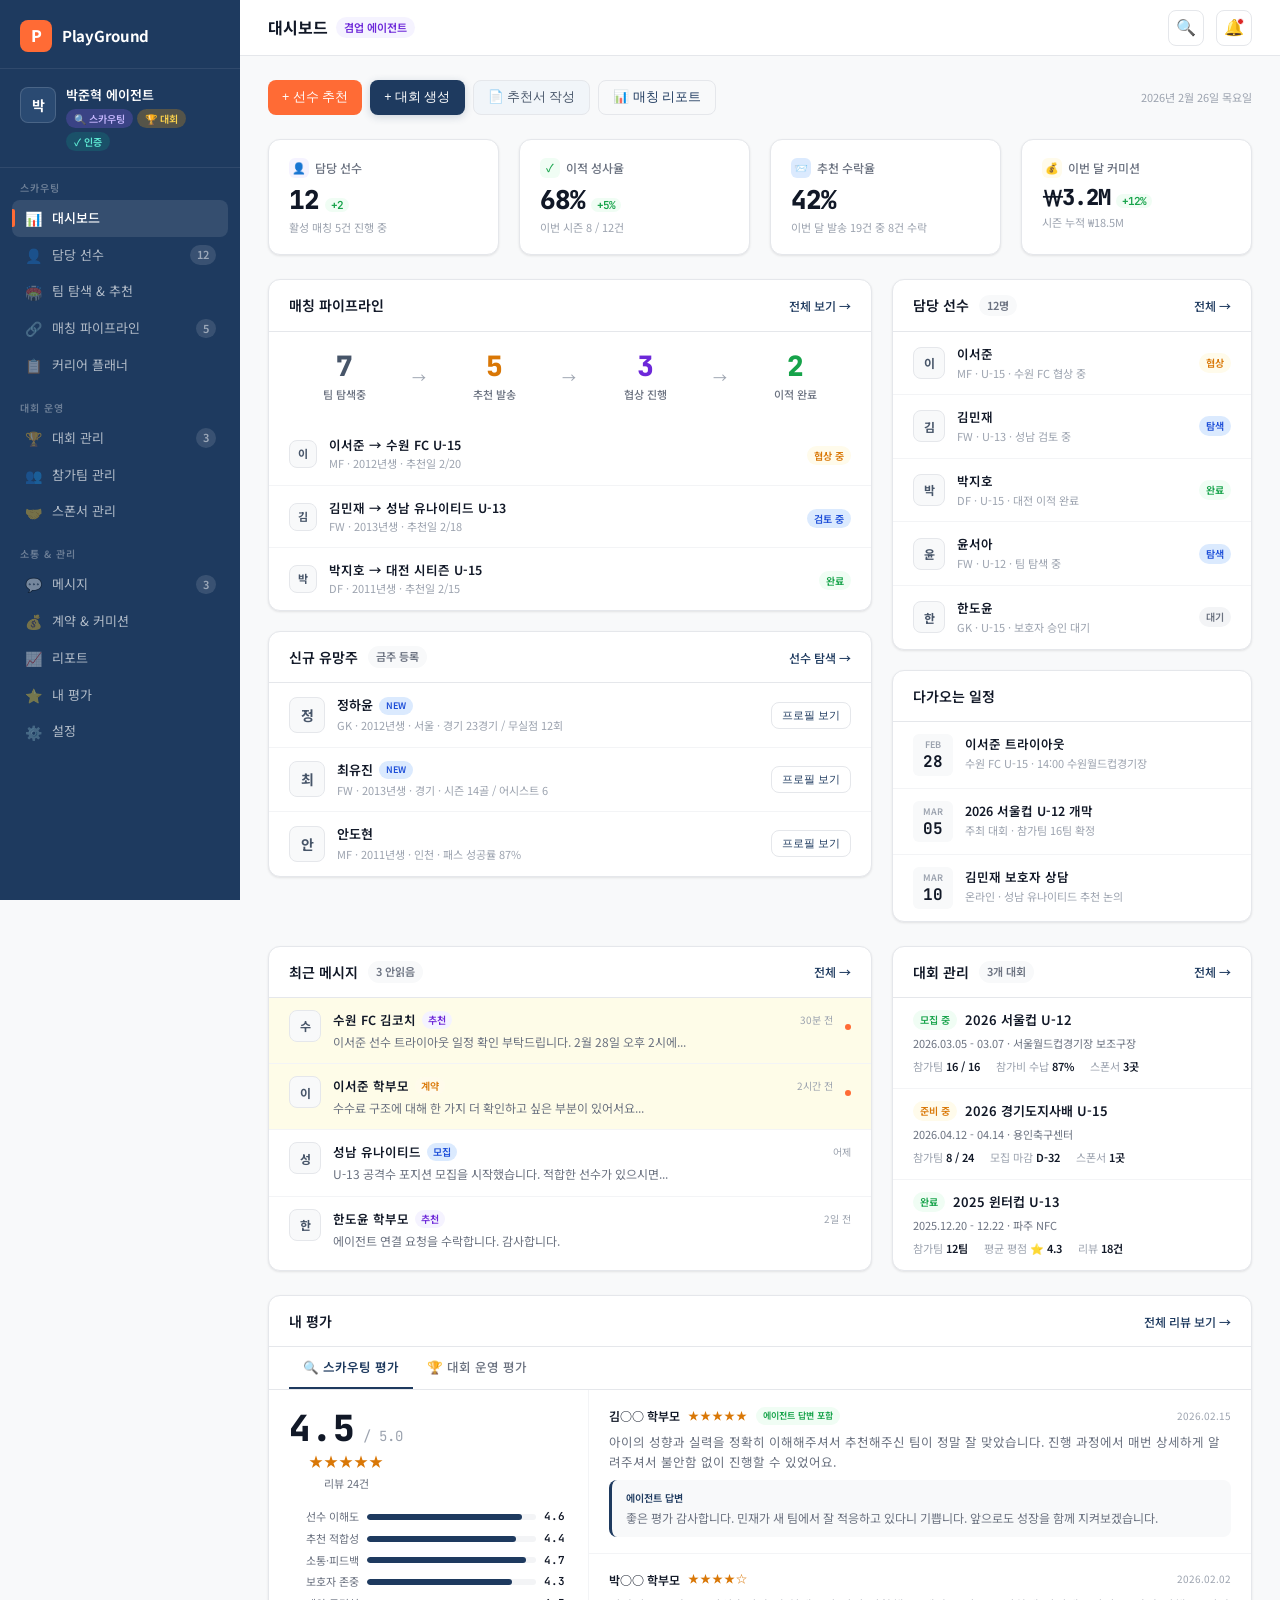
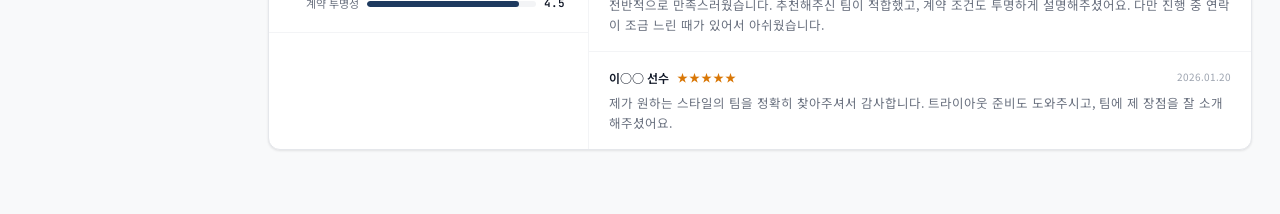
<file: Others/Template/Agent.Dashboard.Preview.html>
<!DOCTYPE html>
<html lang="ko">
<head>
<meta charset="UTF-8">
<meta name="viewport" content="width=device-width, initial-scale=1.0">
<title>PlayGround — Agent Dashboard</title>
<link href="https://fonts.googleapis.com/css2?family=Noto+Sans+KR:wght@300;400;500;600;700;800&family=JetBrains+Mono:wght@400;500;600&display=swap" rel="stylesheet">
<style>
/* ========== DESIGN TOKENS (theme-pro) ========== */
:root {
  /* Primary */
  --navy: #1E3A5F;
  --navy-hover: #2A4A72;
  --navy-active: #152D4A;
  /* Secondary */
  --slate: #475569;
  --slate-light: #64748B;
  --slate-dark: #334155;
  /* Accent */
  --orange: #FF6B35;
  --orange-hover: #FF8F5E;
  --orange-active: #E55A2B;
  /* Agent Violet */
  --violet: #6D28D9;
  --violet-light: #8B5CF6;
  --violet-bg: #F5F3FF;
  --violet-border: #DDD6FE;
  /* Functional */
  --teal: #0D9488;
  --green: #16A34A;
  --green-bg: #F0FDF4;
  --amber: #D97706;
  --amber-bg: #FFFBEB;
  --red: #DC2626;
  --red-bg: #FEF2F2;
  /* Pro mode backgrounds */
  --bg: #F8F9FA;
  --surface: #FFFFFF;
  --text: #111827;
  --text-secondary: #6B7280;
  --text-muted: #9CA3AF;
  --border: #D1D5DB;
  --border-light: #E5E7EB;
  /* Spacing & Radius */
  --radius-sm: 6px;
  --radius-md: 8px;
  --radius-lg: 12px;
  --radius-pill: 100px;
  --card-padding: 16px;
  --shadow-subtle: 0 1px 3px rgba(0,0,0,0.06), 0 1px 2px rgba(0,0,0,0.04);
  --shadow-hover: 0 4px 12px rgba(0,0,0,0.08);
  --shadow-btn: 0 2px 8px rgba(30,58,95,0.2);
  /* Sidebar */
  --sidebar-w: 240px;
}

* { margin: 0; padding: 0; box-sizing: border-box; }

body {
  font-family: 'Noto Sans KR', -apple-system, sans-serif;
  background: var(--bg);
  color: var(--text);
  line-height: 1.6;
  -webkit-font-smoothing: antialiased;
  display: flex;
  min-height: 100vh;
}

/* ========== SIDEBAR ========== */
.sidebar {
  width: var(--sidebar-w);
  background: var(--navy);
  color: #fff;
  display: flex;
  flex-direction: column;
  position: fixed;
  top: 0;
  left: 0;
  bottom: 0;
  z-index: 100;
  overflow-y: auto;
}
.sidebar-logo {
  padding: 20px 20px 16px;
  border-bottom: 1px solid rgba(255,255,255,0.08);
  display: flex;
  align-items: center;
  gap: 10px;
}
.sidebar-logo .logo-icon {
  width: 32px; height: 32px;
  background: var(--orange);
  border-radius: var(--radius-md);
  display: flex; align-items: center; justify-content: center;
  font-size: 16px; font-weight: 800;
  color: #fff;
}
.sidebar-logo span {
  font-size: 15px; font-weight: 700;
  letter-spacing: -0.3px;
}
.sidebar-profile {
  padding: 16px 20px;
  border-bottom: 1px solid rgba(255,255,255,0.08);
  display: flex; align-items: flex-start; gap: 10px;
}
.sidebar-avatar {
  width: 36px; height: 36px; border-radius: var(--radius-md);
  background: var(--navy-hover);
  display: flex; align-items: center; justify-content: center;
  font-size: 14px; font-weight: 700;
  border: 1.5px solid rgba(255,255,255,0.15);
  flex-shrink: 0;
  margin-top: 2px;
}
.sidebar-profile-info { flex: 1; min-width: 0; }
.sidebar-profile-name {
  font-size: 13px; font-weight: 600;
  white-space: nowrap; overflow: hidden; text-overflow: ellipsis;
}
.sidebar-profile-badges {
  display: flex; flex-wrap: wrap; gap: 4px; margin-top: 3px;
}
.sidebar-badge {
  font-size: 10px; font-weight: 600;
  padding: 2px 8px; border-radius: var(--radius-pill);
  line-height: 1.5; white-space: nowrap;
}
.sidebar-badge.scout { background: rgba(139,92,246,0.25); color: #C4B5FD; }
.sidebar-badge.organizer { background: rgba(245,158,11,0.25); color: #FCD34D; }
.sidebar-badge.verified {
  background: rgba(13,148,136,0.25); color: #5EEAD4;
}

/* Nav */
.sidebar-section {
  padding: 12px 12px 4px;
}
.sidebar-section-label {
  font-size: 10px; font-weight: 600;
  text-transform: uppercase; letter-spacing: 1px;
  color: rgba(255,255,255,0.35);
  padding: 0 8px; margin-bottom: 4px;
}
.nav-item {
  display: flex; align-items: center; gap: 10px;
  padding: 8px 12px; border-radius: var(--radius-md);
  font-size: 13px; font-weight: 400;
  color: rgba(255,255,255,0.65);
  cursor: pointer; transition: all 0.15s;
  position: relative; text-decoration: none;
}
.nav-item:hover { background: rgba(255,255,255,0.06); color: rgba(255,255,255,0.9); }
.nav-item.active {
  background: rgba(255,255,255,0.1);
  color: #fff; font-weight: 500;
}
.nav-item.active::before {
  content: '';
  position: absolute; left: 0; top: 50%; transform: translateY(-50%);
  width: 3px; height: 18px; border-radius: 0 2px 2px 0;
  background: var(--orange);
}
.nav-icon {
  width: 18px; height: 18px; opacity: 0.6;
  display: flex; align-items: center; justify-content: center;
  font-size: 14px; flex-shrink: 0;
}
.nav-item.active .nav-icon { opacity: 1; }
.nav-count {
  margin-left: auto;
  font-size: 11px; font-weight: 600;
  background: rgba(255,255,255,0.12);
  padding: 1px 7px; border-radius: var(--radius-pill);
  color: rgba(255,255,255,0.5);
}
.nav-item.active .nav-count { background: var(--orange); color: #fff; }

/* ========== MAIN ========== */
.main {
  margin-left: var(--sidebar-w);
  flex: 1;
  min-height: 100vh;
}

/* Topbar */
.topbar {
  height: 56px;
  background: var(--surface);
  border-bottom: 1px solid var(--border-light);
  display: flex; align-items: center;
  padding: 0 28px;
  position: sticky; top: 0; z-index: 50;
}
.topbar-title {
  font-size: 16px; font-weight: 700;
  color: var(--text);
  display: flex; align-items: center; gap: 8px;
}
.topbar-title .type-tag {
  font-size: 11px; font-weight: 600;
  padding: 2px 8px; border-radius: var(--radius-pill);
  background: var(--violet-bg); color: var(--violet);
}
.topbar-right {
  margin-left: auto;
  display: flex; align-items: center; gap: 12px;
}
.topbar-btn {
  width: 36px; height: 36px; border-radius: var(--radius-md);
  border: 1px solid var(--border-light);
  background: var(--surface);
  display: flex; align-items: center; justify-content: center;
  cursor: pointer; font-size: 16px;
  color: var(--text-secondary);
  position: relative; transition: all 0.15s;
}
.topbar-btn:hover { border-color: var(--border); background: var(--bg); }
.topbar-btn .dot {
  position: absolute; top: 7px; right: 7px;
  width: 7px; height: 7px; border-radius: 50%;
  background: var(--red); border: 1.5px solid var(--surface);
}

/* ========== CONTENT ========== */
.content {
  padding: 24px 28px 40px;
  max-width: 1200px;
}

/* KPI Row */
.kpi-row {
  display: grid;
  grid-template-columns: repeat(4, 1fr);
  gap: 20px;
  margin-bottom: 24px;
}
.kpi-card {
  background: var(--surface);
  border: 1px solid var(--border-light);
  border-radius: var(--radius-lg);
  padding: 18px 20px;
  box-shadow: var(--shadow-subtle);
  transition: box-shadow 0.15s;
}
.kpi-card:hover { box-shadow: var(--shadow-hover); }
.kpi-label {
  font-size: 12px; font-weight: 500;
  color: var(--text-secondary);
  display: flex; align-items: center; gap: 6px;
  margin-bottom: 8px;
}
.kpi-label .kpi-icon {
  width: 20px; height: 20px; border-radius: var(--radius-sm);
  display: flex; align-items: center; justify-content: center;
  font-size: 11px;
}
.kpi-value {
  font-size: 26px; font-weight: 800;
  letter-spacing: -1px;
  color: var(--text);
  font-family: 'JetBrains Mono', monospace;
  line-height: 1.1;
}
.kpi-delta {
  display: inline-flex; align-items: center; gap: 3px;
  font-size: 11px; font-weight: 600;
  margin-left: 6px;
  padding: 1px 6px; border-radius: var(--radius-pill);
}
.kpi-delta.up { background: var(--green-bg); color: var(--green); }
.kpi-delta.down { background: var(--red-bg); color: var(--red); }
.kpi-sub {
  font-size: 11px; color: var(--text-muted); margin-top: 4px;
  font-weight: 400;
}

/* Grid layouts */
.grid-2 {
  display: grid;
  grid-template-columns: 1fr 1fr;
  gap: 20px;
  margin-bottom: 24px;
}
.grid-main-side {
  display: grid;
  grid-template-columns: 1fr 360px;
  gap: 20px;
  margin-bottom: 24px;
}

/* Card */
.card {
  background: var(--surface);
  border: 1px solid var(--border-light);
  border-radius: var(--radius-lg);
  box-shadow: var(--shadow-subtle);
  overflow: hidden;
}
.card-header {
  padding: 14px 20px;
  border-bottom: 1px solid var(--border-light);
  display: flex; align-items: center;
  gap: 10px;
}
.card-header h3 {
  font-size: 14px; font-weight: 600; color: var(--text);
}
.card-header .card-count {
  font-size: 11px; font-weight: 600;
  background: var(--bg); color: var(--text-secondary);
  padding: 2px 8px; border-radius: var(--radius-pill);
}
.card-header .card-action {
  margin-left: auto;
  font-size: 12px; font-weight: 500;
  color: var(--navy); cursor: pointer;
  text-decoration: none;
}
.card-header .card-action:hover { color: var(--navy-hover); text-decoration: underline; }
.card-body { padding: 20px; }
.card-body-flush { padding: 0; }

/* Player List */
.player-row {
  display: flex; align-items: center; gap: 12px;
  padding: 12px 20px;
  border-bottom: 1px solid #F3F4F6;
  transition: background 0.1s;
  cursor: pointer;
}
.player-row:last-child { border-bottom: none; }
.player-row:hover { background: #FAFBFC; }
.player-avatar {
  width: 36px; height: 36px; border-radius: var(--radius-md);
  background: var(--bg); border: 1px solid var(--border-light);
  display: flex; align-items: center; justify-content: center;
  font-size: 14px; font-weight: 700; color: var(--slate);
  flex-shrink: 0;
}
.player-info { flex: 1; min-width: 0; }
.player-name {
  font-size: 13px; font-weight: 600; color: var(--text);
  display: flex; align-items: center; gap: 6px;
}
.player-meta {
  font-size: 11px; color: var(--text-muted); margin-top: 1px;
}
.status-tag {
  font-size: 10px; font-weight: 600;
  padding: 2px 7px; border-radius: var(--radius-pill);
  white-space: nowrap;
}
.status-tag.searching { background: #DBEAFE; color: #1D4ED8; }
.status-tag.negotiating { background: var(--amber-bg); color: var(--amber); }
.status-tag.completed { background: var(--green-bg); color: var(--green); }
.status-tag.pending { background: #F3F4F6; color: var(--text-secondary); }

/* Pipeline */
.pipeline {
  display: grid;
  grid-template-columns: repeat(4, 1fr);
  gap: 0;
  padding: 4px 0;
}
.pipeline-stage {
  text-align: center;
  padding: 16px 16px;
  position: relative;
}
.pipeline-stage:not(:last-child)::after {
  content: '→';
  position: absolute; right: -6px; top: 50%;
  transform: translateY(-50%);
  color: var(--text-muted); font-size: 14px;
  z-index: 1;
}
.pipeline-num {
  font-size: 28px; font-weight: 800;
  font-family: 'JetBrains Mono', monospace;
  line-height: 1;
}
.pipeline-num.c1 { color: var(--slate); }
.pipeline-num.c2 { color: var(--amber); }
.pipeline-num.c3 { color: var(--violet); }
.pipeline-num.c4 { color: var(--green); }
.pipeline-label {
  font-size: 11px; font-weight: 500;
  color: var(--text-secondary); margin-top: 6px;
}

/* Match item */
.match-item {
  display: flex; align-items: center; gap: 12px;
  padding: 12px 20px;
  border-bottom: 1px solid #F3F4F6;
}
.match-item:last-child { border-bottom: none; }
.match-arrow {
  font-size: 12px; color: var(--text-muted);
  flex-shrink: 0;
}
.match-name {
  font-size: 12.5px; font-weight: 600; color: var(--text);
  white-space: nowrap; overflow: hidden; text-overflow: ellipsis;
}
.match-sub {
  font-size: 11px; color: var(--text-muted);
}
.match-status { margin-left: auto; flex-shrink: 0; }

/* Message items */
.msg-item {
  display: flex; align-items: flex-start; gap: 12px;
  padding: 12px 20px;
  border-bottom: 1px solid #F3F4F6;
  cursor: pointer; transition: background 0.1s;
}
.msg-item:last-child { border-bottom: none; }
.msg-item:hover { background: #FAFBFC; }
.msg-item.unread { background: #FEFCE8; }
.msg-avatar {
  width: 32px; height: 32px; border-radius: var(--radius-md);
  background: var(--bg); border: 1px solid var(--border-light);
  display: flex; align-items: center; justify-content: center;
  font-size: 12px; font-weight: 700; color: var(--slate);
  flex-shrink: 0;
}
.msg-content { flex: 1; min-width: 0; }
.msg-top {
  display: flex; align-items: center; gap: 6px;
}
.msg-sender {
  font-size: 12.5px; font-weight: 600; color: var(--text);
}
.msg-purpose {
  font-size: 10px; font-weight: 600;
  padding: 1px 6px; border-radius: var(--radius-pill);
}
.msg-purpose.recruit { background: #DBEAFE; color: #1D4ED8; }
.msg-purpose.recommend { background: var(--violet-bg); color: var(--violet); }
.msg-purpose.contract { background: var(--amber-bg); color: var(--amber); }
.msg-time {
  font-size: 10px; color: var(--text-muted);
  margin-left: auto; white-space: nowrap;
}
.msg-preview {
  font-size: 12px; color: var(--text-secondary);
  margin-top: 2px;
  white-space: nowrap; overflow: hidden; text-overflow: ellipsis;
}
.msg-unread-dot {
  width: 6px; height: 6px; border-radius: 50%;
  background: var(--orange); flex-shrink: 0;
  margin-top: 14px;
}

/* Review summary */
.review-summary {
  display: flex; align-items: center; gap: 20px;
  padding: 20px;
  border-bottom: 1px solid #F3F4F6;
}
.review-score-big {
  text-align: center; flex-shrink: 0;
}
.review-score-big .score {
  font-size: 36px; font-weight: 800;
  font-family: 'JetBrains Mono', monospace;
  color: var(--text); line-height: 1;
}
.review-score-big .max {
  font-size: 14px; color: var(--text-muted); font-weight: 400;
}
.review-score-big .stars {
  font-size: 14px; color: var(--amber); margin-top: 4px;
  letter-spacing: 1px;
}
.review-score-big .count {
  font-size: 11px; color: var(--text-secondary); margin-top: 2px;
}
.review-bars { flex: 1; }
.review-bar-row {
  display: flex; align-items: center; gap: 8px;
  margin-bottom: 4px;
}
.review-bar-row:last-child { margin-bottom: 0; }
.review-bar-label {
  font-size: 11px; color: var(--text-secondary);
  width: 70px; text-align: right; flex-shrink: 0;
}
.review-bar-track {
  flex: 1; height: 6px; background: #F3F4F6;
  border-radius: 3px; overflow: hidden;
}
.review-bar-fill {
  height: 100%; border-radius: 3px;
  background: var(--navy);
  transition: width 0.6s ease;
}
.review-bar-val {
  font-size: 11px; font-weight: 600; color: var(--text);
  width: 24px; font-family: 'JetBrains Mono', monospace;
}

/* Review item */
.review-item {
  padding: 16px 20px;
  border-bottom: 1px solid #F3F4F6;
}
.review-item:last-child { border-bottom: none; }
.review-top {
  display: flex; align-items: center; gap: 8px; margin-bottom: 6px;
}
.review-author {
  font-size: 12px; font-weight: 600; color: var(--text);
}
.review-stars-sm {
  font-size: 11px; color: var(--amber); letter-spacing: 1px;
}
.review-date {
  font-size: 10px; color: var(--text-muted); margin-left: auto;
}
.review-text {
  font-size: 12.5px; color: var(--text-secondary); line-height: 1.6;
}
.review-reply {
  margin-top: 8px;
  padding: 10px 14px;
  background: var(--bg); border-radius: var(--radius-md);
  border-left: 3px solid var(--navy);
}
.review-reply-label {
  font-size: 10px; font-weight: 600; color: var(--navy); margin-bottom: 3px;
}
.review-reply-text {
  font-size: 12px; color: var(--text-secondary); line-height: 1.5;
}

/* Tournament card */
.tournament-item {
  padding: 12px 20px;
  border-bottom: 1px solid #F3F4F6;
  cursor: pointer; transition: background 0.1s;
}
.tournament-item:last-child { border-bottom: none; }
.tournament-item:hover { background: #FAFBFC; }
.tournament-top {
  display: flex; align-items: center; gap: 8px; margin-bottom: 4px;
}
.tournament-name {
  font-size: 13px; font-weight: 600; color: var(--text);
}
.tournament-date {
  font-size: 11px; color: var(--text-secondary); margin-top: 2px;
}
.tournament-stats {
  display: flex; gap: 16px; margin-top: 6px;
}
.tournament-stat {
  font-size: 11px; color: var(--text-muted);
}
.tournament-stat strong {
  color: var(--text); font-weight: 600;
}

/* Quick actions */
.quick-actions {
  display: flex; gap: 8px; flex-wrap: wrap;
}
.quick-btn {
  display: inline-flex; align-items: center; gap: 6px;
  padding: 8px 14px; border-radius: var(--radius-md);
  font-size: 12.5px; font-weight: 500;
  cursor: pointer; transition: all 0.15s;
  text-decoration: none; border: none;
}
.quick-btn.primary {
  background: var(--navy); color: #fff;
  box-shadow: var(--shadow-btn);
}
.quick-btn.primary:hover { background: var(--navy-hover); }
.quick-btn.cta {
  background: var(--orange); color: #fff;
}
.quick-btn.cta:hover { background: var(--orange-hover); }
.quick-btn.secondary {
  background: #F1F5F9; color: var(--slate);
  border: 1px solid var(--border-light);
}
.quick-btn.secondary:hover { background: #E8ECF1; }
.quick-btn.ghost {
  background: transparent; color: var(--navy);
  border: 1px solid var(--border-light);
}
.quick-btn.ghost:hover { background: var(--bg); }

/* Calendar mini */
.cal-event {
  display: flex; align-items: flex-start; gap: 12px;
  padding: 12px 20px;
  border-bottom: 1px solid #F3F4F6;
}
.cal-event:last-child { border-bottom: none; }
.cal-date-box {
  width: 40px; flex-shrink: 0;
  text-align: center;
  background: var(--bg); border-radius: var(--radius-sm);
  padding: 4px 0;
}
.cal-date-box .month { font-size: 9px; font-weight: 600; color: var(--text-muted); text-transform: uppercase; }
.cal-date-box .day { font-size: 16px; font-weight: 700; color: var(--text); font-family: 'JetBrains Mono', monospace; line-height: 1.2; }
.cal-info { flex: 1; }
.cal-title { font-size: 12.5px; font-weight: 600; color: var(--text); }
.cal-desc { font-size: 11px; color: var(--text-muted); margin-top: 1px; }

/* Empty state */
.empty-state {
  text-align: center; padding: 32px 20px;
  color: var(--text-muted);
}
.empty-state .icon { font-size: 28px; margin-bottom: 8px; opacity: 0.4; }
.empty-state .text { font-size: 12.5px; }

/* Tabs */
.tabs {
  display: flex; gap: 0; border-bottom: 1px solid var(--border-light);
  padding: 0 20px;
}
.tab {
  padding: 10px 14px;
  font-size: 12.5px; font-weight: 500;
  color: var(--text-secondary);
  cursor: pointer; border-bottom: 2px solid transparent;
  transition: all 0.15s;
}
.tab:hover { color: var(--text); }
.tab.active {
  color: var(--navy); font-weight: 600;
  border-bottom-color: var(--navy);
}

/* Responsive */
@media (max-width: 1024px) {
  .kpi-row { grid-template-columns: repeat(2, 1fr); }
  .grid-main-side { grid-template-columns: 1fr; }
}
@media (max-width: 768px) {
  .sidebar { display: none; }
  .main { margin-left: 0; }
  .kpi-row { grid-template-columns: 1fr; }
  .grid-2 { grid-template-columns: 1fr; }
  .pipeline { grid-template-columns: repeat(2, 1fr); }
  .pipeline-stage:nth-child(2)::after { display: none; }
}
</style>
</head>
<body>

<!-- ========== SIDEBAR ========== -->
<aside class="sidebar">
  <div class="sidebar-logo">
    <div class="logo-icon">P</div>
    <span>PlayGround</span>
  </div>

  <div class="sidebar-profile">
    <div class="sidebar-avatar">박</div>
    <div class="sidebar-profile-info">
      <div class="sidebar-profile-name">박준혁 에이전트</div>
      <div class="sidebar-profile-badges">
        <span class="sidebar-badge scout">🔍 스카우팅</span>
        <span class="sidebar-badge organizer">🏆 대회</span>
        <span class="sidebar-badge verified">✓ 인증</span>
      </div>
    </div>
  </div>

  <!-- Main Nav -->
  <div class="sidebar-section">
    <div class="sidebar-section-label">스카우팅</div>
    <a class="nav-item active">
      <span class="nav-icon">📊</span> 대시보드
    </a>
    <a class="nav-item">
      <span class="nav-icon">👤</span> 담당 선수
      <span class="nav-count">12</span>
    </a>
    <a class="nav-item">
      <span class="nav-icon">🏟️</span> 팀 탐색 & 추천
    </a>
    <a class="nav-item">
      <span class="nav-icon">🔗</span> 매칭 파이프라인
      <span class="nav-count">5</span>
    </a>
    <a class="nav-item">
      <span class="nav-icon">📋</span> 커리어 플래너
    </a>
  </div>

  <div class="sidebar-section">
    <div class="sidebar-section-label">대회 운영</div>
    <a class="nav-item">
      <span class="nav-icon">🏆</span> 대회 관리
      <span class="nav-count">3</span>
    </a>
    <a class="nav-item">
      <span class="nav-icon">👥</span> 참가팀 관리
    </a>
    <a class="nav-item">
      <span class="nav-icon">🤝</span> 스폰서 관리
    </a>
  </div>

  <div class="sidebar-section">
    <div class="sidebar-section-label">소통 & 관리</div>
    <a class="nav-item">
      <span class="nav-icon">💬</span> 메시지
      <span class="nav-count">3</span>
    </a>
    <a class="nav-item">
      <span class="nav-icon">💰</span> 계약 & 커미션
    </a>
    <a class="nav-item">
      <span class="nav-icon">📈</span> 리포트
    </a>
    <a class="nav-item">
      <span class="nav-icon">⭐</span> 내 평가
    </a>
    <a class="nav-item">
      <span class="nav-icon">⚙️</span> 설정
    </a>
  </div>
</aside>

<!-- ========== MAIN ========== -->
<div class="main">

  <!-- Topbar -->
  <header class="topbar">
    <div class="topbar-title">
      대시보드
      <span class="type-tag">겸업 에이전트</span>
    </div>
    <div class="topbar-right">
      <button class="topbar-btn" title="검색">🔍</button>
      <button class="topbar-btn" title="알림">
        🔔<span class="dot"></span>
      </button>
    </div>
  </header>

  <div class="content">

    <!-- Quick Actions -->
    <div style="margin-bottom:24px; display:flex; align-items:center; justify-content:space-between; flex-wrap:wrap; gap:10px;">
      <div class="quick-actions">
        <button class="quick-btn cta">+ 선수 추천</button>
        <button class="quick-btn primary">+ 대회 생성</button>
        <button class="quick-btn secondary">📄 추천서 작성</button>
        <button class="quick-btn ghost">📊 매칭 리포트</button>
      </div>
      <div style="font-size:11px; color:var(--text-muted);">2026년 2월 26일 목요일</div>
    </div>

    <!-- KPI Row -->
    <div class="kpi-row">
      <div class="kpi-card">
        <div class="kpi-label">
          <span class="kpi-icon" style="background:var(--violet-bg);color:var(--violet)">👤</span>
          담당 선수
        </div>
        <div class="kpi-value">12<span class="kpi-delta up">+2</span></div>
        <div class="kpi-sub">활성 매칭 5건 진행 중</div>
      </div>
      <div class="kpi-card">
        <div class="kpi-label">
          <span class="kpi-icon" style="background:var(--green-bg);color:var(--green)">✓</span>
          이적 성사율
        </div>
        <div class="kpi-value">68%<span class="kpi-delta up">+5%</span></div>
        <div class="kpi-sub">이번 시즌 8 / 12건</div>
      </div>
      <div class="kpi-card">
        <div class="kpi-label">
          <span class="kpi-icon" style="background:#DBEAFE;color:#1D4ED8">📨</span>
          추천 수락율
        </div>
        <div class="kpi-value">42%</div>
        <div class="kpi-sub">이번 달 발송 19건 중 8건 수락</div>
      </div>
      <div class="kpi-card">
        <div class="kpi-label">
          <span class="kpi-icon" style="background:var(--amber-bg);color:var(--amber)">💰</span>
          이번 달 커미션
        </div>
        <div class="kpi-value" style="font-size:22px;">₩3.2M<span class="kpi-delta up">+12%</span></div>
        <div class="kpi-sub">시즌 누적 ₩18.5M</div>
      </div>
    </div>

    <!-- Pipeline + My Players -->
    <div class="grid-main-side">
      <div>
        <!-- Matching Pipeline -->
        <div class="card" style="margin-bottom:20px;">
          <div class="card-header">
            <h3>매칭 파이프라인</h3>
            <a class="card-action" href="#">전체 보기 →</a>
          </div>
          <div class="card-body-flush">
            <div class="pipeline">
              <div class="pipeline-stage">
                <div class="pipeline-num c1">7</div>
                <div class="pipeline-label">팀 탐색중</div>
              </div>
              <div class="pipeline-stage">
                <div class="pipeline-num c2">5</div>
                <div class="pipeline-label">추천 발송</div>
              </div>
              <div class="pipeline-stage">
                <div class="pipeline-num c3">3</div>
                <div class="pipeline-label">협상 진행</div>
              </div>
              <div class="pipeline-stage">
                <div class="pipeline-num c4">2</div>
                <div class="pipeline-label">이적 완료</div>
              </div>
            </div>
          </div>
          <div class="card-body-flush">
            <div class="match-item">
              <div class="player-avatar" style="width:28px;height:28px;font-size:11px;">이</div>
              <div style="flex:1;min-width:0;">
                <div class="match-name">이서준 → 수원 FC U-15</div>
                <div class="match-sub">MF · 2012년생 · 추천일 2/20</div>
              </div>
              <div class="match-status"><span class="status-tag negotiating">협상 중</span></div>
            </div>
            <div class="match-item">
              <div class="player-avatar" style="width:28px;height:28px;font-size:11px;">김</div>
              <div style="flex:1;min-width:0;">
                <div class="match-name">김민재 → 성남 유나이티드 U-13</div>
                <div class="match-sub">FW · 2013년생 · 추천일 2/18</div>
              </div>
              <div class="match-status"><span class="status-tag searching">검토 중</span></div>
            </div>
            <div class="match-item">
              <div class="player-avatar" style="width:28px;height:28px;font-size:11px;">박</div>
              <div style="flex:1;min-width:0;">
                <div class="match-name">박지호 → 대전 시티즌 U-15</div>
                <div class="match-sub">DF · 2011년생 · 추천일 2/15</div>
              </div>
              <div class="match-status"><span class="status-tag completed">완료</span></div>
            </div>
          </div>
        </div>

        <!-- Recent Recommendations -->
        <div class="card">
          <div class="card-header">
            <h3>신규 유망주</h3>
            <span class="card-count">금주 등록</span>
            <a class="card-action" href="#">선수 탐색 →</a>
          </div>
          <div class="card-body-flush">
            <div class="player-row">
              <div class="player-avatar">정</div>
              <div class="player-info">
                <div class="player-name">정하윤 <span class="status-tag" style="background:#DBEAFE;color:#1D4ED8;font-size:9px;">NEW</span></div>
                <div class="player-meta">GK · 2012년생 · 서울 · 경기 23경기 / 무실점 12회</div>
              </div>
              <button class="quick-btn ghost" style="font-size:11px;padding:5px 10px;">프로필 보기</button>
            </div>
            <div class="player-row">
              <div class="player-avatar">최</div>
              <div class="player-info">
                <div class="player-name">최유진 <span class="status-tag" style="background:#DBEAFE;color:#1D4ED8;font-size:9px;">NEW</span></div>
                <div class="player-meta">FW · 2013년생 · 경기 · 시즌 14골 / 어시스트 6</div>
              </div>
              <button class="quick-btn ghost" style="font-size:11px;padding:5px 10px;">프로필 보기</button>
            </div>
            <div class="player-row">
              <div class="player-avatar">안</div>
              <div class="player-info">
                <div class="player-name">안도현</div>
                <div class="player-meta">MF · 2011년생 · 인천 · 패스 성공률 87%</div>
              </div>
              <button class="quick-btn ghost" style="font-size:11px;padding:5px 10px;">프로필 보기</button>
            </div>
          </div>
        </div>
      </div>

      <!-- Right sidebar: Players + Calendar -->
      <div>
        <!-- My Players -->
        <div class="card" style="margin-bottom:20px;">
          <div class="card-header">
            <h3>담당 선수</h3>
            <span class="card-count">12명</span>
            <a class="card-action" href="#">전체 →</a>
          </div>
          <div class="card-body-flush">
            <div class="player-row">
              <div class="player-avatar" style="width:32px;height:32px;font-size:12px;">이</div>
              <div class="player-info">
                <div class="player-name" style="font-size:12.5px;">이서준</div>
                <div class="player-meta">MF · U-15 · 수원 FC 협상 중</div>
              </div>
              <span class="status-tag negotiating">협상</span>
            </div>
            <div class="player-row">
              <div class="player-avatar" style="width:32px;height:32px;font-size:12px;">김</div>
              <div class="player-info">
                <div class="player-name" style="font-size:12.5px;">김민재</div>
                <div class="player-meta">FW · U-13 · 성남 검토 중</div>
              </div>
              <span class="status-tag searching">탐색</span>
            </div>
            <div class="player-row">
              <div class="player-avatar" style="width:32px;height:32px;font-size:12px;">박</div>
              <div class="player-info">
                <div class="player-name" style="font-size:12.5px;">박지호</div>
                <div class="player-meta">DF · U-15 · 대전 이적 완료</div>
              </div>
              <span class="status-tag completed">완료</span>
            </div>
            <div class="player-row">
              <div class="player-avatar" style="width:32px;height:32px;font-size:12px;">윤</div>
              <div class="player-info">
                <div class="player-name" style="font-size:12.5px;">윤서아</div>
                <div class="player-meta">FW · U-12 · 팀 탐색 중</div>
              </div>
              <span class="status-tag searching">탐색</span>
            </div>
            <div class="player-row">
              <div class="player-avatar" style="width:32px;height:32px;font-size:12px;">한</div>
              <div class="player-info">
                <div class="player-name" style="font-size:12.5px;">한도윤</div>
                <div class="player-meta">GK · U-15 · 보호자 승인 대기</div>
              </div>
              <span class="status-tag pending">대기</span>
            </div>
          </div>
        </div>

        <!-- Upcoming -->
        <div class="card">
          <div class="card-header">
            <h3>다가오는 일정</h3>
          </div>
          <div class="card-body-flush">
            <div class="cal-event">
              <div class="cal-date-box">
                <div class="month">FEB</div>
                <div class="day">28</div>
              </div>
              <div class="cal-info">
                <div class="cal-title">이서준 트라이아웃</div>
                <div class="cal-desc">수원 FC U-15 · 14:00 수원월드컵경기장</div>
              </div>
            </div>
            <div class="cal-event">
              <div class="cal-date-box">
                <div class="month">MAR</div>
                <div class="day">05</div>
              </div>
              <div class="cal-info">
                <div class="cal-title">2026 서울컵 U-12 개막</div>
                <div class="cal-desc">주최 대회 · 참가팀 16팀 확정</div>
              </div>
            </div>
            <div class="cal-event">
              <div class="cal-date-box">
                <div class="month">MAR</div>
                <div class="day">10</div>
              </div>
              <div class="cal-info">
                <div class="cal-title">김민재 보호자 상담</div>
                <div class="cal-desc">온라인 · 성남 유나이티드 추천 논의</div>
              </div>
            </div>
          </div>
        </div>
      </div>
    </div>

    <!-- Messages + Reviews + Tournaments -->
    <div class="grid-main-side">

      <!-- Messages -->
      <div class="card">
        <div class="card-header">
          <h3>최근 메시지</h3>
          <span class="card-count">3 안읽음</span>
          <a class="card-action" href="#">전체 →</a>
        </div>
        <div class="card-body-flush">
          <div class="msg-item unread">
            <div class="msg-avatar">수</div>
            <div class="msg-content">
              <div class="msg-top">
                <span class="msg-sender">수원 FC 김코치</span>
                <span class="msg-purpose recommend">추천</span>
                <span class="msg-time">30분 전</span>
              </div>
              <div class="msg-preview">이서준 선수 트라이아웃 일정 확인 부탁드립니다. 2월 28일 오후 2시에...</div>
            </div>
            <div class="msg-unread-dot"></div>
          </div>
          <div class="msg-item unread">
            <div class="msg-avatar">이</div>
            <div class="msg-content">
              <div class="msg-top">
                <span class="msg-sender">이서준 학부모</span>
                <span class="msg-purpose contract">계약</span>
                <span class="msg-time">2시간 전</span>
              </div>
              <div class="msg-preview">수수료 구조에 대해 한 가지 더 확인하고 싶은 부분이 있어서요...</div>
            </div>
            <div class="msg-unread-dot"></div>
          </div>
          <div class="msg-item">
            <div class="msg-avatar">성</div>
            <div class="msg-content">
              <div class="msg-top">
                <span class="msg-sender">성남 유나이티드</span>
                <span class="msg-purpose recruit">모집</span>
                <span class="msg-time">어제</span>
              </div>
              <div class="msg-preview">U-13 공격수 포지션 모집을 시작했습니다. 적합한 선수가 있으시면...</div>
            </div>
          </div>
          <div class="msg-item">
            <div class="msg-avatar">한</div>
            <div class="msg-content">
              <div class="msg-top">
                <span class="msg-sender">한도윤 학부모</span>
                <span class="msg-purpose recommend">추천</span>
                <span class="msg-time">2일 전</span>
              </div>
              <div class="msg-preview">에이전트 연결 요청을 수락합니다. 감사합니다.</div>
            </div>
          </div>
        </div>
      </div>

      <!-- Tournaments -->
      <div class="card">
        <div class="card-header">
          <h3>대회 관리</h3>
          <span class="card-count">3개 대회</span>
          <a class="card-action" href="#">전체 →</a>
        </div>
        <div class="card-body-flush">
          <div class="tournament-item">
            <div class="tournament-top">
              <span class="status-tag" style="background:var(--green-bg);color:var(--green);">모집 중</span>
              <span class="tournament-name">2026 서울컵 U-12</span>
            </div>
            <div class="tournament-date">2026.03.05 - 03.07 · 서울월드컵경기장 보조구장</div>
            <div class="tournament-stats">
              <span class="tournament-stat">참가팀 <strong>16 / 16</strong></span>
              <span class="tournament-stat">참가비 수납 <strong>87%</strong></span>
              <span class="tournament-stat">스폰서 <strong>3곳</strong></span>
            </div>
          </div>
          <div class="tournament-item">
            <div class="tournament-top">
              <span class="status-tag" style="background:var(--amber-bg);color:var(--amber);">준비 중</span>
              <span class="tournament-name">2026 경기도지사배 U-15</span>
            </div>
            <div class="tournament-date">2026.04.12 - 04.14 · 용인축구센터</div>
            <div class="tournament-stats">
              <span class="tournament-stat">참가팀 <strong>8 / 24</strong></span>
              <span class="tournament-stat">모집 마감 <strong>D-32</strong></span>
              <span class="tournament-stat">스폰서 <strong>1곳</strong></span>
            </div>
          </div>
          <div class="tournament-item">
            <div class="tournament-top">
              <span class="status-tag completed">완료</span>
              <span class="tournament-name">2025 윈터컵 U-13</span>
            </div>
            <div class="tournament-date">2025.12.20 - 12.22 · 파주 NFC</div>
            <div class="tournament-stats">
              <span class="tournament-stat">참가팀 <strong>12팀</strong></span>
              <span class="tournament-stat">평균 평점 <strong>⭐ 4.3</strong></span>
              <span class="tournament-stat">리뷰 <strong>18건</strong></span>
            </div>
          </div>
        </div>
      </div>
    </div>

    <!-- Reviews -->
    <div class="card" style="margin-bottom:24px;">
      <div class="card-header">
        <h3>내 평가</h3>
        <a class="card-action" href="#">전체 리뷰 보기 →</a>
      </div>
      <div class="tabs">
        <div class="tab active">🔍 스카우팅 평가</div>
        <div class="tab">🏆 대회 운영 평가</div>
      </div>
      <div style="display:flex;">
        <!-- Score summary -->
        <div style="width:320px; flex-shrink:0; border-right: 1px solid #F3F4F6;">
          <div class="review-summary" style="flex-direction:column; align-items:flex-start; gap:16px;">
            <div style="display:flex; align-items:center; gap:16px; width:100%;">
              <div class="review-score-big">
                <div class="score">4.5<span class="max"> / 5.0</span></div>
                <div class="stars">★★★★★</div>
                <div class="count">리뷰 24건</div>
              </div>
            </div>
            <div class="review-bars" style="width:100%;">
              <div class="review-bar-row">
                <span class="review-bar-label">선수 이해도</span>
                <div class="review-bar-track"><div class="review-bar-fill" style="width:92%"></div></div>
                <span class="review-bar-val">4.6</span>
              </div>
              <div class="review-bar-row">
                <span class="review-bar-label">추천 적합성</span>
                <div class="review-bar-track"><div class="review-bar-fill" style="width:88%"></div></div>
                <span class="review-bar-val">4.4</span>
              </div>
              <div class="review-bar-row">
                <span class="review-bar-label">소통·피드백</span>
                <div class="review-bar-track"><div class="review-bar-fill" style="width:94%"></div></div>
                <span class="review-bar-val">4.7</span>
              </div>
              <div class="review-bar-row">
                <span class="review-bar-label">보호자 존중</span>
                <div class="review-bar-track"><div class="review-bar-fill" style="width:86%"></div></div>
                <span class="review-bar-val">4.3</span>
              </div>
              <div class="review-bar-row">
                <span class="review-bar-label">계약 투명성</span>
                <div class="review-bar-track"><div class="review-bar-fill" style="width:90%"></div></div>
                <span class="review-bar-val">4.5</span>
              </div>
            </div>
          </div>
        </div>
        <!-- Review list -->
        <div style="flex:1;">
          <div class="review-item">
            <div class="review-top">
              <span class="review-author">김○○ 학부모</span>
              <span class="review-stars-sm">★★★★★</span>
              <span class="status-tag" style="background:var(--green-bg);color:var(--green);font-size:9px;">에이전트 답변 포함</span>
              <span class="review-date">2026.02.15</span>
            </div>
            <div class="review-text">아이의 성향과 실력을 정확히 이해해주셔서 추천해주신 팀이 정말 잘 맞았습니다. 진행 과정에서 매번 상세하게 알려주셔서 불안함 없이 진행할 수 있었어요.</div>
            <div class="review-reply">
              <div class="review-reply-label">에이전트 답변</div>
              <div class="review-reply-text">좋은 평가 감사합니다. 민재가 새 팀에서 잘 적응하고 있다니 기쁩니다. 앞으로도 성장을 함께 지켜보겠습니다.</div>
            </div>
          </div>
          <div class="review-item">
            <div class="review-top">
              <span class="review-author">박○○ 학부모</span>
              <span class="review-stars-sm">★★★★☆</span>
              <span class="review-date">2026.02.02</span>
            </div>
            <div class="review-text">전반적으로 만족스러웠습니다. 추천해주신 팀이 적합했고, 계약 조건도 투명하게 설명해주셨어요. 다만 진행 중 연락이 조금 느린 때가 있어서 아쉬웠습니다.</div>
          </div>
          <div class="review-item">
            <div class="review-top">
              <span class="review-author">이○○ 선수</span>
              <span class="review-stars-sm">★★★★★</span>
              <span class="review-date">2026.01.20</span>
            </div>
            <div class="review-text">제가 원하는 스타일의 팀을 정확히 찾아주셔서 감사합니다. 트라이아웃 준비도 도와주시고, 팀에 제 장점을 잘 소개해주셨어요.</div>
          </div>
        </div>
      </div>
    </div>

  </div><!-- /content -->
</div><!-- /main -->

</body>
</html>
</file>
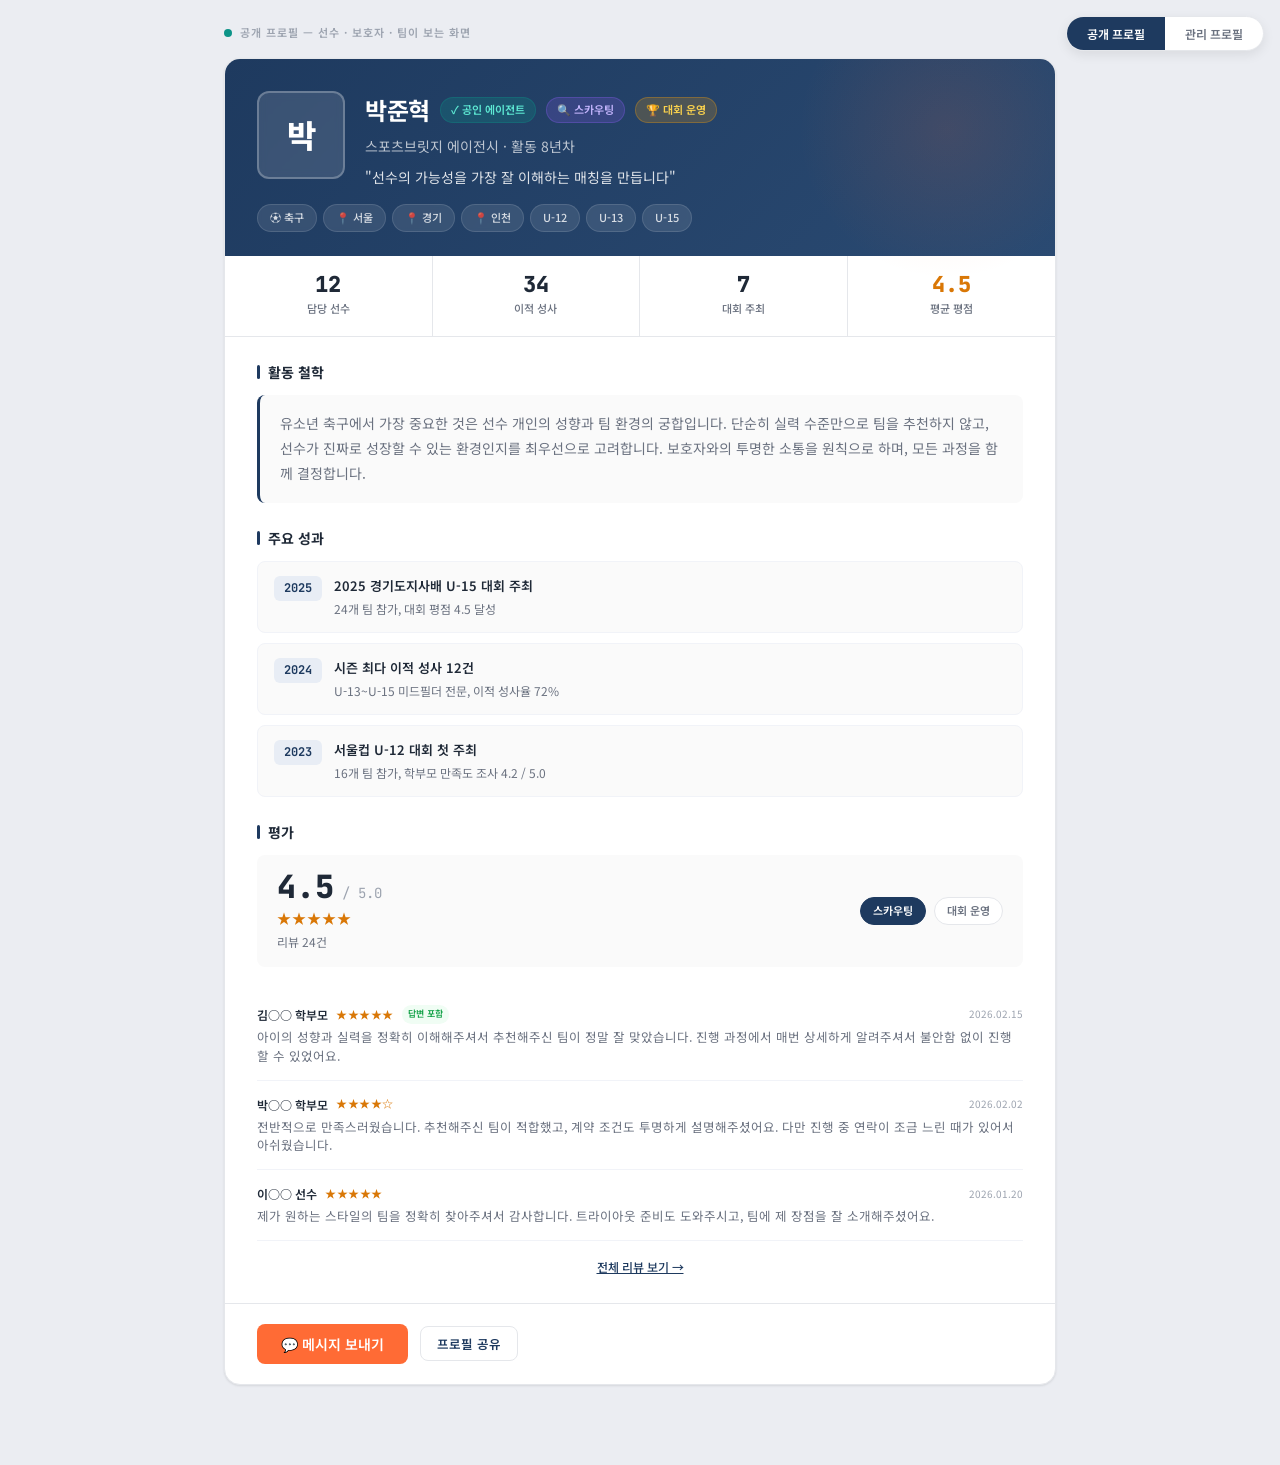
<file: Others/Template/AgentProfile.Preview.html>
<!DOCTYPE html>
<html lang="ko">
<head>
<meta charset="UTF-8">
<meta name="viewport" content="width=device-width, initial-scale=1.0">
<title>PlayGround — Agent Profile & Verification</title>
<link href="https://fonts.googleapis.com/css2?family=Noto+Sans+KR:wght@300;400;500;600;700;800&family=JetBrains+Mono:wght@400;500;600&display=swap" rel="stylesheet">
<style>
:root {
  --navy: #1E3A5F;
  --navy-hover: #2A4A72;
  --navy-dark: #152D4A;
  --slate: #475569;
  --slate-light: #64748B;
  --orange: #FF6B35;
  --orange-hover: #FF8F5E;
  --violet: #6D28D9;
  --violet-light: #8B5CF6;
  --violet-bg: #F5F3FF;
  --teal: #0D9488;
  --teal-bg: #F0FDFA;
  --green: #16A34A;
  --green-bg: #F0FDF4;
  --amber: #D97706;
  --amber-bg: #FFFBEB;
  --red: #DC2626;
  --red-bg: #FEF2F2;
  --bg: #FAFAFA;
  --bg-pro: #F8F9FA;
  --surface: #FFFFFF;
  --text: #1F2937;
  --text-pro: #111827;
  --text-secondary: #6B7280;
  --text-muted: #9CA3AF;
  --border: #E5E7EB;
  --border-pro: #D1D5DB;
  --radius-sm: 6px;
  --radius-md: 8px;
  --radius-lg: 12px;
  --radius-xl: 16px;
  --radius-pill: 100px;
  --shadow: 0 1px 3px rgba(0,0,0,0.06), 0 1px 2px rgba(0,0,0,0.04);
  --shadow-hover: 0 4px 12px rgba(0,0,0,0.08);
  --shadow-btn: 0 2px 8px rgba(30,58,95,0.2);
}

* { margin: 0; padding: 0; box-sizing: border-box; }
body {
  font-family: 'Noto Sans KR', -apple-system, sans-serif;
  background: #EBEDF2;
  color: var(--text);
  line-height: 1.6;
  -webkit-font-smoothing: antialiased;
}

/* ========== VIEW SWITCHER ========== */
.view-switcher {
  position: fixed; top: 16px; right: 16px; z-index: 999;
  display: flex; background: var(--surface);
  border: 1px solid var(--border);
  border-radius: var(--radius-pill);
  box-shadow: var(--shadow-hover);
  overflow: hidden;
}
.view-switcher button {
  padding: 8px 20px; font-size: 12px; font-weight: 600;
  border: none; cursor: pointer;
  font-family: inherit; transition: all 0.2s;
  color: var(--text-secondary); background: transparent;
}
.view-switcher button.active {
  background: var(--navy); color: #fff;
}

/* ========== CONTAINER ========== */
.page-container {
  max-width: 880px; margin: 0 auto;
  padding: 24px 24px 60px;
}
.page-label {
  font-size: 11px; font-weight: 600;
  text-transform: uppercase; letter-spacing: 1px;
  color: var(--text-muted); margin-bottom: 16px;
  display: flex; align-items: center; gap: 8px;
}
.page-label::before {
  content: ''; width: 8px; height: 8px;
  border-radius: 50%;
}
.page-label.explore::before { background: var(--teal); }
.page-label.manage::before { background: var(--violet); }

/* ========== PUBLIC PROFILE (EXPLORE) ========== */
#view-explore { display: block; }
#view-manage { display: none; }

.profile-card {
  background: var(--surface);
  border: 1px solid var(--border);
  border-radius: var(--radius-xl);
  box-shadow: var(--shadow);
  overflow: hidden;
  margin-bottom: 20px;
}

/* Profile Header */
.profile-header {
  background: linear-gradient(135deg, var(--navy) 0%, var(--navy-hover) 100%);
  padding: 32px 32px 24px;
  color: #fff;
  position: relative;
}
.profile-header::after {
  content: '';
  position: absolute; top: -40%; right: -5%;
  width: 300px; height: 300px;
  background: radial-gradient(circle, rgba(255,107,53,0.12) 0%, transparent 70%);
  border-radius: 50%;
}
.profile-top {
  display: flex; align-items: flex-start; gap: 20px;
  position: relative; z-index: 1;
}
.profile-photo {
  width: 88px; height: 88px;
  border-radius: var(--radius-lg);
  background: rgba(255,255,255,0.12);
  border: 2.5px solid rgba(255,255,255,0.25);
  display: flex; align-items: center; justify-content: center;
  font-size: 32px; font-weight: 800;
  flex-shrink: 0;
  backdrop-filter: blur(4px);
}
.profile-identity { flex: 1; }
.profile-name-row {
  display: flex; align-items: center; gap: 10px;
  flex-wrap: wrap;
  margin-bottom: 6px;
}
.profile-name {
  font-size: 24px; font-weight: 700;
  letter-spacing: -0.5px;
}
.badge {
  font-size: 11px; font-weight: 600;
  padding: 3px 10px; border-radius: var(--radius-pill);
  display: inline-flex; align-items: center; gap: 4px;
  white-space: nowrap;
}
.badge.certified {
  background: rgba(13,148,136,0.25); color: #5EEAD4;
  border: 1px solid rgba(13,148,136,0.3);
}
.badge.scout {
  background: rgba(139,92,246,0.2); color: #C4B5FD;
  border: 1px solid rgba(139,92,246,0.3);
}
.badge.organizer {
  background: rgba(245,158,11,0.2); color: #FCD34D;
  border: 1px solid rgba(245,158,11,0.3);
}
.profile-agency {
  font-size: 14px; color: rgba(255,255,255,0.7);
  margin-bottom: 10px;
}
.profile-tagline {
  font-size: 14px; color: rgba(255,255,255,0.85);
  font-weight: 400; line-height: 1.5;
}
.profile-tags {
  display: flex; gap: 6px; flex-wrap: wrap;
  margin-top: 16px; position: relative; z-index: 1;
}
.p-tag {
  font-size: 11px; font-weight: 500;
  padding: 4px 12px; border-radius: var(--radius-pill);
  background: rgba(255,255,255,0.1);
  border: 1px solid rgba(255,255,255,0.12);
  color: rgba(255,255,255,0.8);
  backdrop-filter: blur(2px);
}

/* Profile Stats */
.profile-stats {
  display: grid; grid-template-columns: repeat(4, 1fr);
  border-bottom: 1px solid var(--border);
}
.profile-stat {
  text-align: center; padding: 18px 12px;
  border-right: 1px solid var(--border);
}
.profile-stat:last-child { border-right: none; }
.stat-value {
  font-size: 22px; font-weight: 800;
  font-family: 'JetBrains Mono', monospace;
  color: var(--text); line-height: 1;
}
.stat-label {
  font-size: 11px; color: var(--text-secondary);
  margin-top: 4px; font-weight: 500;
}

/* Profile Body */
.profile-body {
  padding: 24px 32px;
}
.section-title {
  font-size: 14px; font-weight: 700; color: var(--text);
  margin-bottom: 12px;
  display: flex; align-items: center; gap: 8px;
}
.section-title::before {
  content: ''; width: 3px; height: 14px;
  border-radius: 2px; background: var(--navy);
}
.philosophy-text {
  font-size: 14px; color: var(--text-secondary);
  line-height: 1.8; margin-bottom: 24px;
  padding: 16px 20px;
  background: var(--bg);
  border-radius: var(--radius-md);
  border-left: 3px solid var(--navy);
}

/* Achievements */
.achievement-list {
  display: flex; flex-direction: column; gap: 10px;
  margin-bottom: 24px;
}
.achievement-item {
  display: flex; align-items: flex-start; gap: 12px;
  padding: 14px 16px;
  background: var(--bg);
  border-radius: var(--radius-md);
  border: 1px solid #F1F3F8;
}
.achievement-year {
  font-size: 12px; font-weight: 700;
  font-family: 'JetBrains Mono', monospace;
  color: var(--navy);
  background: #E8EDF5;
  padding: 3px 10px;
  border-radius: var(--radius-sm);
  flex-shrink: 0;
}
.achievement-content { flex: 1; }
.achievement-title {
  font-size: 13px; font-weight: 600; color: var(--text);
}
.achievement-desc {
  font-size: 12px; color: var(--text-secondary); margin-top: 2px;
}

/* Review Summary in Profile */
.review-inline {
  display: flex; align-items: center; gap: 16px;
  padding: 16px 20px;
  background: var(--bg);
  border-radius: var(--radius-md);
  margin-bottom: 24px;
}
.review-score-inline {
  font-size: 32px; font-weight: 800;
  font-family: 'JetBrains Mono', monospace;
  color: var(--text); line-height: 1;
}
.review-score-inline .max {
  font-size: 14px; color: var(--text-muted); font-weight: 400;
}
.review-stars { font-size: 14px; color: var(--amber); letter-spacing: 1px; }
.review-count { font-size: 12px; color: var(--text-secondary); }
.review-inline-tabs {
  margin-left: auto;
  display: flex; gap: 8px;
}
.review-tab-mini {
  font-size: 11px; font-weight: 600;
  padding: 4px 12px; border-radius: var(--radius-pill);
  background: var(--surface); border: 1px solid var(--border);
  color: var(--text-secondary); cursor: pointer;
}
.review-tab-mini.active {
  background: var(--navy); color: #fff; border-color: var(--navy);
}

/* Recent Reviews */
.review-preview {
  padding: 14px 0;
  border-bottom: 1px solid #F1F3F8;
}
.review-preview:last-child { border-bottom: none; }
.review-preview-top {
  display: flex; align-items: center; gap: 8px; margin-bottom: 4px;
}
.review-author-sm { font-size: 12px; font-weight: 600; color: var(--text); }
.review-stars-sm { font-size: 11px; color: var(--amber); letter-spacing: 0.5px; }
.review-date-sm { font-size: 10px; color: var(--text-muted); margin-left: auto; }
.review-text-sm {
  font-size: 12.5px; color: var(--text-secondary); line-height: 1.5;
  display: -webkit-box; -webkit-line-clamp: 2; -webkit-box-orient: vertical;
  overflow: hidden;
}
.reply-badge-sm {
  font-size: 9px; font-weight: 600;
  padding: 2px 6px; border-radius: var(--radius-pill);
  background: var(--green-bg); color: var(--green);
}

/* CTA bar */
.profile-cta {
  padding: 20px 32px;
  border-top: 1px solid var(--border);
  display: flex; align-items: center; gap: 12px;
}
.btn {
  display: inline-flex; align-items: center; justify-content: center;
  gap: 6px; padding: 10px 24px;
  border-radius: var(--radius-md);
  font-size: 14px; font-weight: 600;
  cursor: pointer; transition: all 0.15s;
  border: none; font-family: inherit;
  text-decoration: none;
}
.btn-cta { background: var(--orange); color: #fff; }
.btn-cta:hover { background: var(--orange-hover); }
.btn-primary { background: var(--navy); color: #fff; box-shadow: var(--shadow-btn); }
.btn-primary:hover { background: var(--navy-hover); }
.btn-secondary {
  background: #F1F5F9; color: var(--slate);
  border: 1px solid var(--border);
}
.btn-secondary:hover { background: #E8ECF1; }
.btn-ghost {
  background: transparent; color: var(--navy);
  border: 1px solid var(--border);
}
.btn-ghost:hover { background: var(--bg); }
.btn-sm { padding: 7px 16px; font-size: 12.5px; }

/* ========== MANAGE PROFILE ========== */
.manage-container {
  max-width: 880px; margin: 0 auto;
  padding: 24px 24px 60px;
}

.manage-card {
  background: var(--surface);
  border: 1px solid var(--border-pro);
  border-radius: var(--radius-lg);
  box-shadow: var(--shadow);
  overflow: hidden;
  margin-bottom: 20px;
}
.manage-header {
  padding: 16px 24px;
  border-bottom: 1px solid var(--border-pro);
  display: flex; align-items: center; gap: 10px;
}
.manage-header h3 {
  font-size: 14px; font-weight: 600; color: var(--text-pro);
}
.manage-header .m-tag {
  font-size: 10px; font-weight: 600;
  padding: 2px 8px; border-radius: var(--radius-pill);
}
.manage-header .m-action {
  margin-left: auto; font-size: 12px; font-weight: 500;
  color: var(--navy); cursor: pointer;
}
.manage-body { padding: 20px 24px; }

/* Progress bar */
.completeness-bar {
  margin-bottom: 20px;
}
.completeness-top {
  display: flex; align-items: center; justify-content: space-between;
  margin-bottom: 8px;
}
.completeness-label {
  font-size: 13px; font-weight: 600; color: var(--text-pro);
}
.completeness-pct {
  font-size: 14px; font-weight: 800;
  font-family: 'JetBrains Mono', monospace;
  color: var(--navy);
}
.completeness-track {
  width: 100%; height: 8px;
  background: #E8ECF1; border-radius: 4px;
  overflow: hidden;
}
.completeness-fill {
  height: 100%; border-radius: 4px;
  background: linear-gradient(90deg, var(--navy) 0%, var(--teal) 100%);
  transition: width 0.8s ease;
}
.completeness-items {
  display: flex; flex-wrap: wrap; gap: 6px;
  margin-top: 10px;
}
.completeness-item {
  font-size: 11px; font-weight: 500;
  padding: 4px 12px; border-radius: var(--radius-pill);
  display: flex; align-items: center; gap: 4px;
}
.completeness-item.done {
  background: var(--green-bg); color: var(--green);
}
.completeness-item.todo {
  background: #FEF3C7; color: var(--amber);
  cursor: pointer;
}
.completeness-item.todo:hover { background: #FDE68A; }

/* Form fields */
.form-grid {
  display: grid; grid-template-columns: 1fr 1fr; gap: 16px;
}
.form-group { margin-bottom: 0; }
.form-group.full { grid-column: 1 / -1; }
.form-label {
  font-size: 12px; font-weight: 600;
  color: var(--text-pro); margin-bottom: 5px;
  display: flex; align-items: center; gap: 4px;
}
.form-label .req { color: var(--red); font-size: 11px; }
.form-input {
  width: 100%; padding: 9px 14px;
  border: 1px solid var(--border-pro);
  border-radius: var(--radius-md);
  font-size: 13px; font-family: inherit;
  color: var(--text-pro);
  background: var(--surface);
  transition: border-color 0.15s;
}
.form-input:focus {
  outline: none; border-color: var(--navy);
  box-shadow: 0 0 0 3px rgba(30,58,95,0.08);
}
.form-input::placeholder { color: var(--text-muted); }
.form-textarea {
  width: 100%; padding: 10px 14px;
  border: 1px solid var(--border-pro);
  border-radius: var(--radius-md);
  font-size: 13px; font-family: inherit;
  color: var(--text-pro); resize: vertical;
  min-height: 80px; line-height: 1.6;
}
.form-textarea:focus {
  outline: none; border-color: var(--navy);
  box-shadow: 0 0 0 3px rgba(30,58,95,0.08);
}
.form-hint {
  font-size: 11px; color: var(--text-muted); margin-top: 3px;
}
.form-select {
  width: 100%; padding: 9px 14px;
  border: 1px solid var(--border-pro);
  border-radius: var(--radius-md);
  font-size: 13px; font-family: inherit;
  color: var(--text-pro); background: var(--surface);
  appearance: none;
  background-image: url("data:image/svg+xml,%3Csvg width='10' height='6' viewBox='0 0 10 6' xmlns='http://www.w3.org/2000/svg'%3E%3Cpath d='M1 1l4 4 4-4' stroke='%236B7280' stroke-width='1.5' fill='none'/%3E%3C/svg%3E");
  background-repeat: no-repeat;
  background-position: right 12px center;
}

/* Tag input preview */
.tag-group {
  display: flex; flex-wrap: wrap; gap: 6px;
}
.tag-item {
  font-size: 11px; font-weight: 500;
  padding: 4px 10px; border-radius: var(--radius-pill);
  background: #EEF2FF; color: var(--navy);
  border: 1px solid #DBEAFE;
  display: flex; align-items: center; gap: 4px;
}
.tag-item .remove {
  font-size: 10px; cursor: pointer; opacity: 0.5;
}
.tag-item .remove:hover { opacity: 1; }

/* Certification cards */
.cert-list {
  display: flex; flex-direction: column; gap: 10px;
}
.cert-item {
  display: flex; align-items: center; gap: 14px;
  padding: 14px 16px;
  border: 1px solid var(--border-pro);
  border-radius: var(--radius-md);
  background: var(--bg-pro);
}
.cert-icon {
  width: 40px; height: 40px; border-radius: var(--radius-md);
  display: flex; align-items: center; justify-content: center;
  font-size: 18px; flex-shrink: 0;
}
.cert-icon.approved { background: var(--green-bg); }
.cert-icon.pending { background: var(--amber-bg); }
.cert-icon.none { background: #F3F4F6; }
.cert-info { flex: 1; }
.cert-name { font-size: 13px; font-weight: 600; color: var(--text-pro); }
.cert-meta { font-size: 11px; color: var(--text-secondary); margin-top: 1px; }
.cert-status { flex-shrink: 0; }
.status-pill {
  font-size: 10px; font-weight: 600;
  padding: 3px 10px; border-radius: var(--radius-pill);
}
.status-pill.approved { background: var(--green-bg); color: var(--green); }
.status-pill.pending { background: var(--amber-bg); color: var(--amber); }
.status-pill.expired { background: var(--red-bg); color: var(--red); }
.status-pill.none { background: #F3F4F6; color: var(--text-muted); }

@media (max-width: 640px) {
  .profile-stats { grid-template-columns: repeat(2, 1fr); }
  .profile-top { flex-direction: column; align-items: center; text-align: center; }
  .profile-tags { justify-content: center; }
  .form-grid { grid-template-columns: 1fr; }
  .review-inline { flex-direction: column; align-items: flex-start; }
  .review-inline-tabs { margin-left: 0; }
}
</style>
</head>
<body>

<!-- View Switcher -->
<div class="view-switcher">
  <button class="active" onclick="switchView('explore')">공개 프로필</button>
  <button onclick="switchView('manage')">관리 프로필</button>
</div>

<!-- ==================== PUBLIC PROFILE ==================== -->
<div id="view-explore">
  <div class="page-container">
    <div class="page-label explore">공개 프로필 — 선수 · 보호자 · 팀이 보는 화면</div>

    <div class="profile-card">
      <!-- Header -->
      <div class="profile-header">
        <div class="profile-top">
          <div class="profile-photo">박</div>
          <div class="profile-identity">
            <div class="profile-name-row">
              <span class="profile-name">박준혁</span>
              <span class="badge certified">✓ 공인 에이전트</span>
              <span class="badge scout">🔍 스카우팅</span>
              <span class="badge organizer">🏆 대회 운영</span>
            </div>
            <div class="profile-agency">스포츠브릿지 에이전시 · 활동 8년차</div>
            <div class="profile-tagline">"선수의 가능성을 가장 잘 이해하는 매칭을 만듭니다"</div>
          </div>
        </div>
        <div class="profile-tags">
          <span class="p-tag">⚽ 축구</span>
          <span class="p-tag">📍 서울</span>
          <span class="p-tag">📍 경기</span>
          <span class="p-tag">📍 인천</span>
          <span class="p-tag">U-12</span>
          <span class="p-tag">U-13</span>
          <span class="p-tag">U-15</span>
        </div>
      </div>

      <!-- Stats -->
      <div class="profile-stats">
        <div class="profile-stat">
          <div class="stat-value">12</div>
          <div class="stat-label">담당 선수</div>
        </div>
        <div class="profile-stat">
          <div class="stat-value">34</div>
          <div class="stat-label">이적 성사</div>
        </div>
        <div class="profile-stat">
          <div class="stat-value">7</div>
          <div class="stat-label">대회 주최</div>
        </div>
        <div class="profile-stat">
          <div class="stat-value" style="color:var(--amber)">4.5</div>
          <div class="stat-label">평균 평점</div>
        </div>
      </div>

      <!-- Body -->
      <div class="profile-body">

        <!-- Philosophy -->
        <div class="section-title">활동 철학</div>
        <div class="philosophy-text">
          유소년 축구에서 가장 중요한 것은 선수 개인의 성향과 팀 환경의 궁합입니다. 단순히 실력 수준만으로 팀을 추천하지 않고, 선수가 진짜로 성장할 수 있는 환경인지를 최우선으로 고려합니다. 보호자와의 투명한 소통을 원칙으로 하며, 모든 과정을 함께 결정합니다.
        </div>

        <!-- Achievements -->
        <div class="section-title">주요 성과</div>
        <div class="achievement-list">
          <div class="achievement-item">
            <span class="achievement-year">2025</span>
            <div class="achievement-content">
              <div class="achievement-title">2025 경기도지사배 U-15 대회 주최</div>
              <div class="achievement-desc">24개 팀 참가, 대회 평점 4.5 달성</div>
            </div>
          </div>
          <div class="achievement-item">
            <span class="achievement-year">2024</span>
            <div class="achievement-content">
              <div class="achievement-title">시즌 최다 이적 성사 12건</div>
              <div class="achievement-desc">U-13~U-15 미드필더 전문, 이적 성사율 72%</div>
            </div>
          </div>
          <div class="achievement-item">
            <span class="achievement-year">2023</span>
            <div class="achievement-content">
              <div class="achievement-title">서울컵 U-12 대회 첫 주최</div>
              <div class="achievement-desc">16개 팀 참가, 학부모 만족도 조사 4.2 / 5.0</div>
            </div>
          </div>
        </div>

        <!-- Review Summary -->
        <div class="section-title">평가</div>
        <div class="review-inline">
          <div>
            <div class="review-score-inline">4.5<span class="max"> / 5.0</span></div>
            <div class="review-stars" style="margin-top:4px">★★★★★</div>
            <div class="review-count" style="margin-top:2px">리뷰 24건</div>
          </div>
          <div class="review-inline-tabs">
            <span class="review-tab-mini active">스카우팅</span>
            <span class="review-tab-mini">대회 운영</span>
          </div>
        </div>

        <!-- Recent Reviews -->
        <div class="review-preview">
          <div class="review-preview-top">
            <span class="review-author-sm">김○○ 학부모</span>
            <span class="review-stars-sm">★★★★★</span>
            <span class="reply-badge-sm">답변 포함</span>
            <span class="review-date-sm">2026.02.15</span>
          </div>
          <div class="review-text-sm">아이의 성향과 실력을 정확히 이해해주셔서 추천해주신 팀이 정말 잘 맞았습니다. 진행 과정에서 매번 상세하게 알려주셔서 불안함 없이 진행할 수 있었어요.</div>
        </div>
        <div class="review-preview">
          <div class="review-preview-top">
            <span class="review-author-sm">박○○ 학부모</span>
            <span class="review-stars-sm">★★★★☆</span>
            <span class="review-date-sm">2026.02.02</span>
          </div>
          <div class="review-text-sm">전반적으로 만족스러웠습니다. 추천해주신 팀이 적합했고, 계약 조건도 투명하게 설명해주셨어요. 다만 진행 중 연락이 조금 느린 때가 있어서 아쉬웠습니다.</div>
        </div>
        <div class="review-preview">
          <div class="review-preview-top">
            <span class="review-author-sm">이○○ 선수</span>
            <span class="review-stars-sm">★★★★★</span>
            <span class="review-date-sm">2026.01.20</span>
          </div>
          <div class="review-text-sm">제가 원하는 스타일의 팀을 정확히 찾아주셔서 감사합니다. 트라이아웃 준비도 도와주시고, 팀에 제 장점을 잘 소개해주셨어요.</div>
        </div>
        <div style="text-align:center; padding-top:12px;">
          <a href="#" style="font-size:12px; color:var(--navy); font-weight:500;">전체 리뷰 보기 →</a>
        </div>
      </div>

      <!-- CTA -->
      <div class="profile-cta">
        <button class="btn btn-cta">💬 메시지 보내기</button>
        <button class="btn btn-ghost btn-sm">프로필 공유</button>
      </div>
    </div>
  </div>
</div>

<!-- ==================== MANAGE PROFILE ==================== -->
<div id="view-manage">
  <div class="manage-container">
    <div class="page-label manage">관리 프로필 — 에이전트 본인이 보는 편집 화면</div>

    <!-- Completeness -->
    <div class="manage-card">
      <div class="manage-body">
        <div class="completeness-bar">
          <div class="completeness-top">
            <span class="completeness-label">프로필 완성도</span>
            <span class="completeness-pct">85%</span>
          </div>
          <div class="completeness-track">
            <div class="completeness-fill" style="width:85%"></div>
          </div>
          <div class="completeness-items">
            <span class="completeness-item done">✓ 기본 정보</span>
            <span class="completeness-item done">✓ 활동 정보</span>
            <span class="completeness-item done">✓ 프로필 사진</span>
            <span class="completeness-item done">✓ 한줄 소개</span>
            <span class="completeness-item done">✓ 활동 철학</span>
            <span class="completeness-item done">✓ 공인 인증</span>
            <span class="completeness-item todo">📝 활동 이력 입력하기</span>
          </div>
        </div>
      </div>
    </div>

    <!-- Basic Info -->
    <div class="manage-card">
      <div class="manage-header">
        <h3>기본 정보</h3>
        <span class="m-tag" style="background:var(--green-bg);color:var(--green);">필수 완료</span>
        <span class="m-action">편집</span>
      </div>
      <div class="manage-body">
        <div class="form-grid">
          <div class="form-group">
            <div class="form-label">이름 <span class="req">*</span></div>
            <input class="form-input" value="박준혁" readonly style="background:#F9FAFB;">
            <div class="form-hint">실명 인증 완료 · 수정 불가</div>
          </div>
          <div class="form-group">
            <div class="form-label">연락처 <span class="req">*</span></div>
            <input class="form-input" value="010-1234-5678" type="tel">
          </div>
          <div class="form-group">
            <div class="form-label">이메일 <span class="req">*</span></div>
            <input class="form-input" value="junhyuk@sportsbridge.kr" type="email">
          </div>
          <div class="form-group">
            <div class="form-label">소속 에이전시</div>
            <input class="form-input" value="스포츠브릿지 에이전시">
          </div>
        </div>
      </div>
    </div>

    <!-- Activity Info -->
    <div class="manage-card">
      <div class="manage-header">
        <h3>활동 정보</h3>
        <span class="m-action">편집</span>
      </div>
      <div class="manage-body">
        <div class="form-grid">
          <div class="form-group">
            <div class="form-label">활동 유형 <span class="req">*</span></div>
            <select class="form-select">
              <option selected>겸업 (스카우팅 + 대회 운영)</option>
              <option>스카우팅 전문</option>
              <option>대회 운영</option>
            </select>
          </div>
          <div class="form-group">
            <div class="form-label">전문 종목 <span class="req">*</span></div>
            <select class="form-select">
              <option selected>축구 ⚽</option>
            </select>
          </div>
          <div class="form-group">
            <div class="form-label">활동 지역 <span class="req">*</span></div>
            <div class="tag-group">
              <span class="tag-item">서울 <span class="remove">✕</span></span>
              <span class="tag-item">경기 <span class="remove">✕</span></span>
              <span class="tag-item">인천 <span class="remove">✕</span></span>
              <span class="tag-item" style="background:#F3F4F6; border-color:#E5E7EB; color:var(--text-muted); cursor:pointer;">+ 추가</span>
            </div>
          </div>
          <div class="form-group">
            <div class="form-label">전문 연령대 <span class="req">*</span></div>
            <div class="tag-group">
              <span class="tag-item">U-12 <span class="remove">✕</span></span>
              <span class="tag-item">U-13 <span class="remove">✕</span></span>
              <span class="tag-item">U-15 <span class="remove">✕</span></span>
              <span class="tag-item" style="background:#F3F4F6; border-color:#E5E7EB; color:var(--text-muted); cursor:pointer;">+ 추가</span>
            </div>
          </div>
          <div class="form-group">
            <div class="form-label">활동 시작 연도</div>
            <input class="form-input" value="2018" type="number">
            <div class="form-hint">프로필에 "활동 8년차"로 표시됩니다</div>
          </div>
        </div>
      </div>
    </div>

    <!-- Self-introduction -->
    <div class="manage-card">
      <div class="manage-header">
        <h3>자기소개</h3>
        <span class="m-action">편집</span>
      </div>
      <div class="manage-body">
        <div class="form-grid">
          <div class="form-group full">
            <div class="form-label">한줄 소개</div>
            <input class="form-input" value="선수의 가능성을 가장 잘 이해하는 매칭을 만듭니다" maxlength="50">
            <div class="form-hint">0 / 50자</div>
          </div>
          <div class="form-group full">
            <div class="form-label">활동 철학</div>
            <textarea class="form-textarea" rows="4">유소년 축구에서 가장 중요한 것은 선수 개인의 성향과 팀 환경의 궁합입니다. 단순히 실력 수준만으로 팀을 추천하지 않고, 선수가 진짜로 성장할 수 있는 환경인지를 최우선으로 고려합니다.</textarea>
            <div class="form-hint">0 / 300자</div>
          </div>
        </div>
      </div>
    </div>

    <!-- Certifications -->
    <div class="manage-card">
      <div class="manage-header">
        <h3>인증 서류</h3>
        <span class="m-tag" style="background:var(--teal-bg);color:var(--teal);">공인 인증</span>
        <span class="m-action">서류 추가</span>
      </div>
      <div class="manage-body">
        <div class="cert-list">
          <div class="cert-item">
            <div class="cert-icon approved">📋</div>
            <div class="cert-info">
              <div class="cert-name">사업자등록증</div>
              <div class="cert-meta">제출일 2024.03.15 · 승인일 2024.03.17</div>
            </div>
            <div class="cert-status">
              <span class="status-pill approved">✓ 승인</span>
            </div>
          </div>
          <div class="cert-item">
            <div class="cert-icon approved">🏅</div>
            <div class="cert-info">
              <div class="cert-name">KFA 공인 에이전트 자격증</div>
              <div class="cert-meta">제출일 2024.03.15 · 승인일 2024.03.18 · 만료 2027.03.14</div>
            </div>
            <div class="cert-status">
              <span class="status-pill approved">✓ 승인</span>
            </div>
          </div>
          <div class="cert-item">
            <div class="cert-icon approved">🪪</div>
            <div class="cert-info">
              <div class="cert-name">신분증 (운전면허증)</div>
              <div class="cert-meta">제출일 2024.03.15 · 승인일 2024.03.16</div>
            </div>
            <div class="cert-status">
              <span class="status-pill approved">✓ 승인</span>
            </div>
          </div>
        </div>
      </div>
    </div>

    <!-- Save bar -->
    <div style="display:flex; gap:12px; justify-content:flex-end; padding-top:4px;">
      <button class="btn btn-ghost btn-sm">취소</button>
      <button class="btn btn-primary">저장하기</button>
    </div>
  </div>
</div>

<script>
function switchView(view) {
  document.getElementById('view-explore').style.display = view === 'explore' ? 'block' : 'none';
  document.getElementById('view-manage').style.display = view === 'manage' ? 'block' : 'none';
  document.querySelectorAll('.view-switcher button').forEach(b => b.classList.remove('active'));
  event.target.classList.add('active');
}
</script>

</body>
</html>
</file>
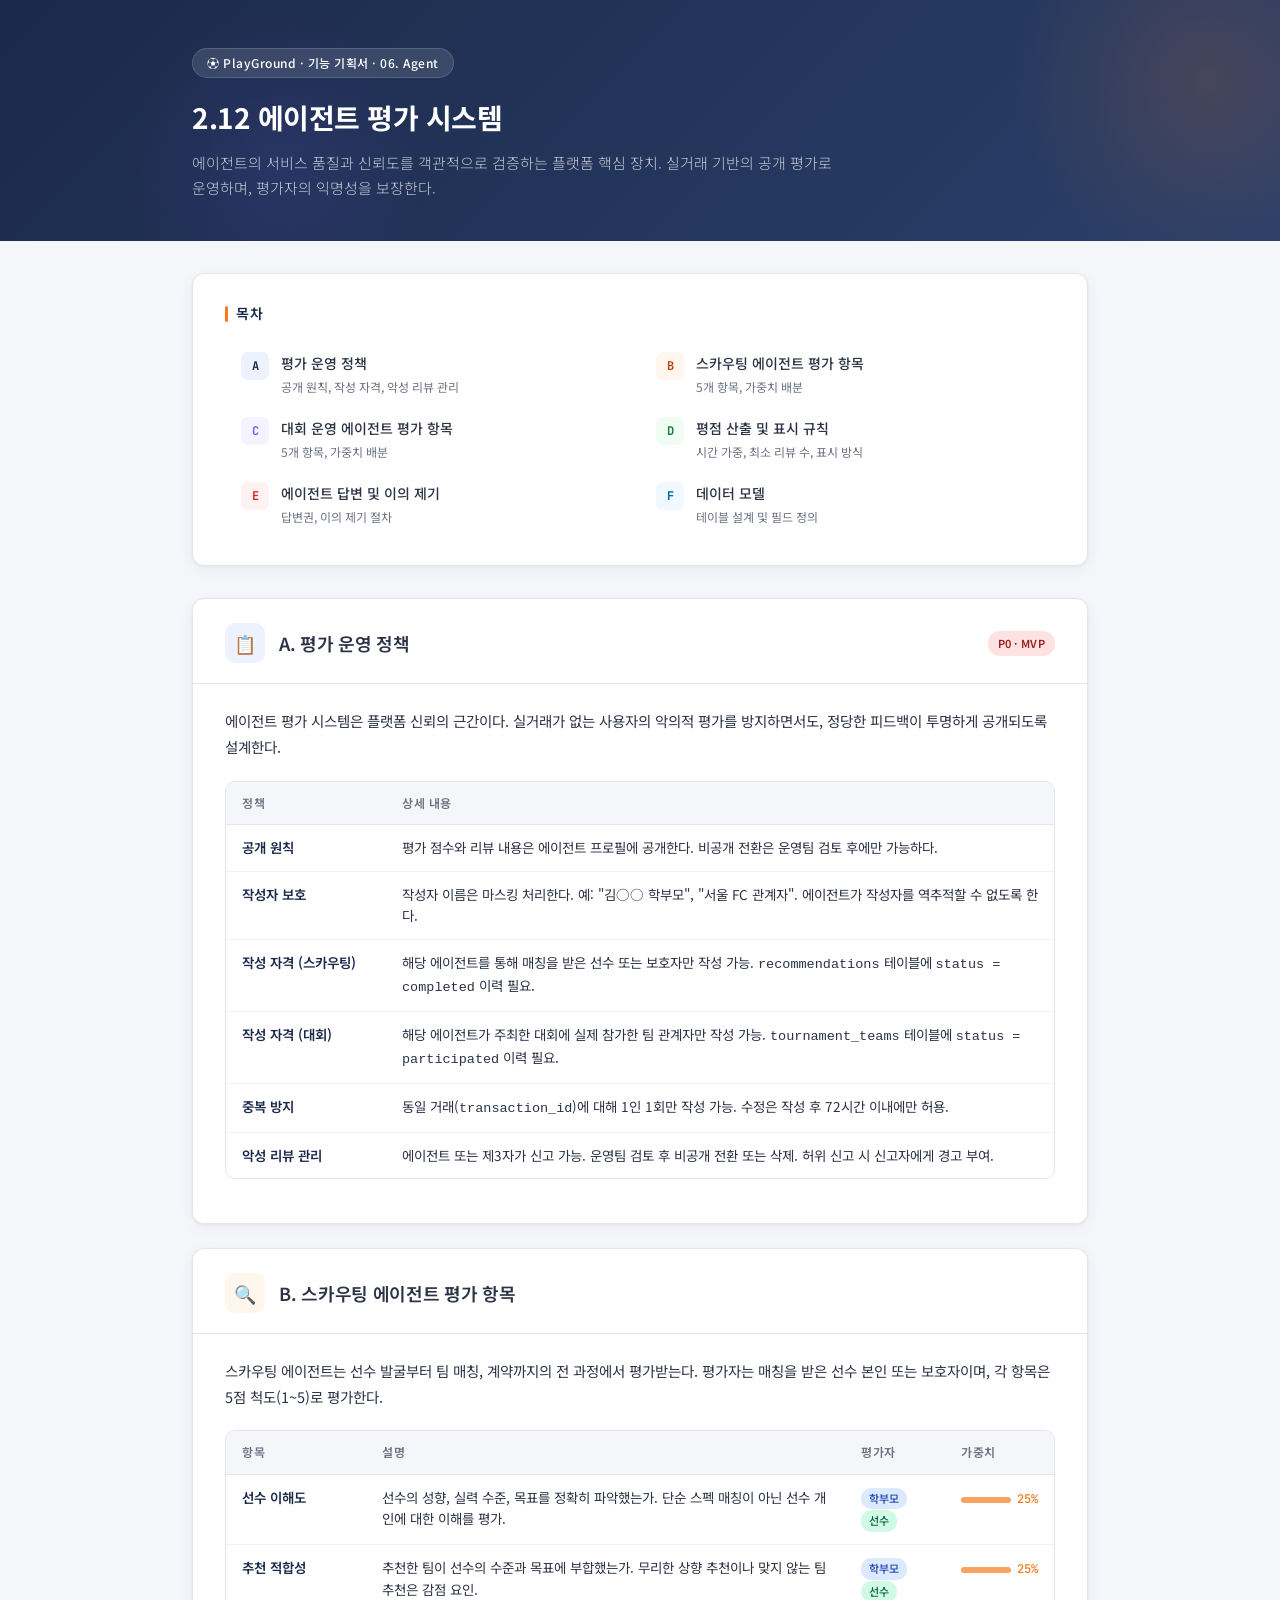
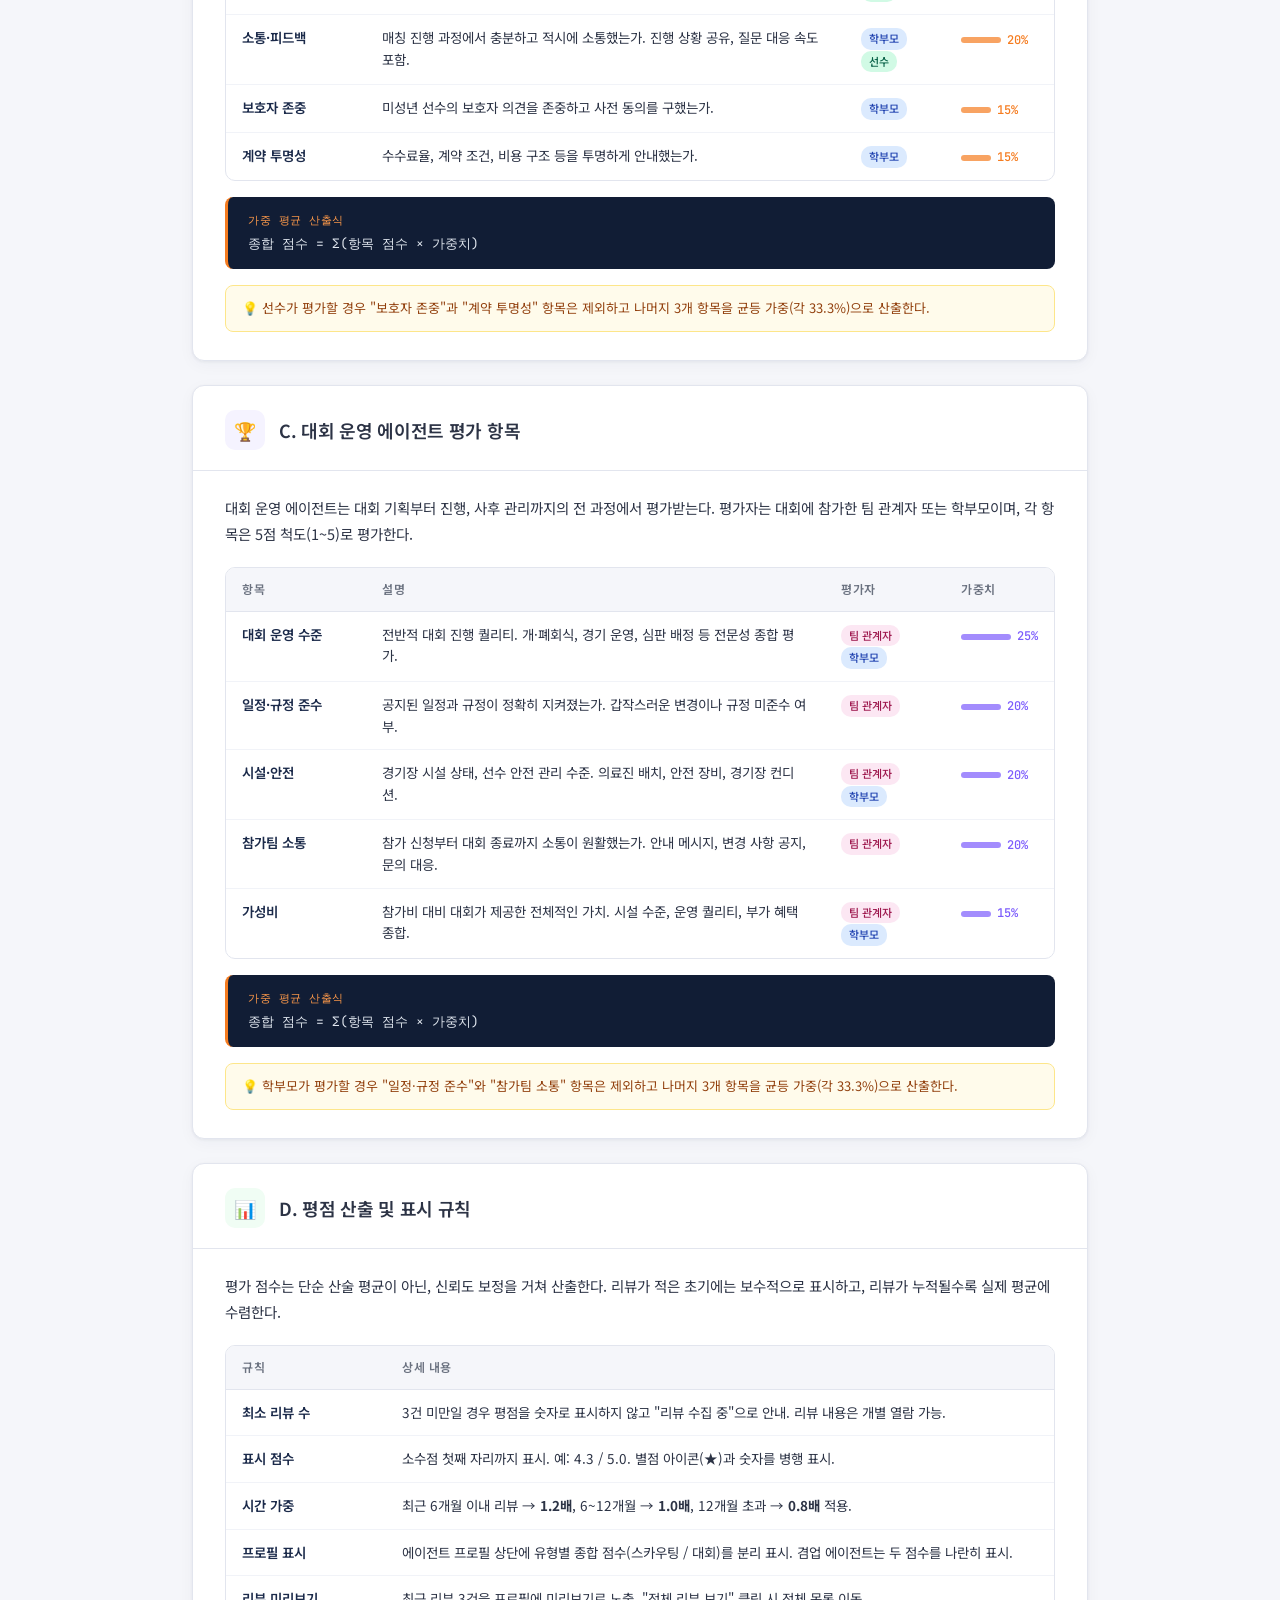
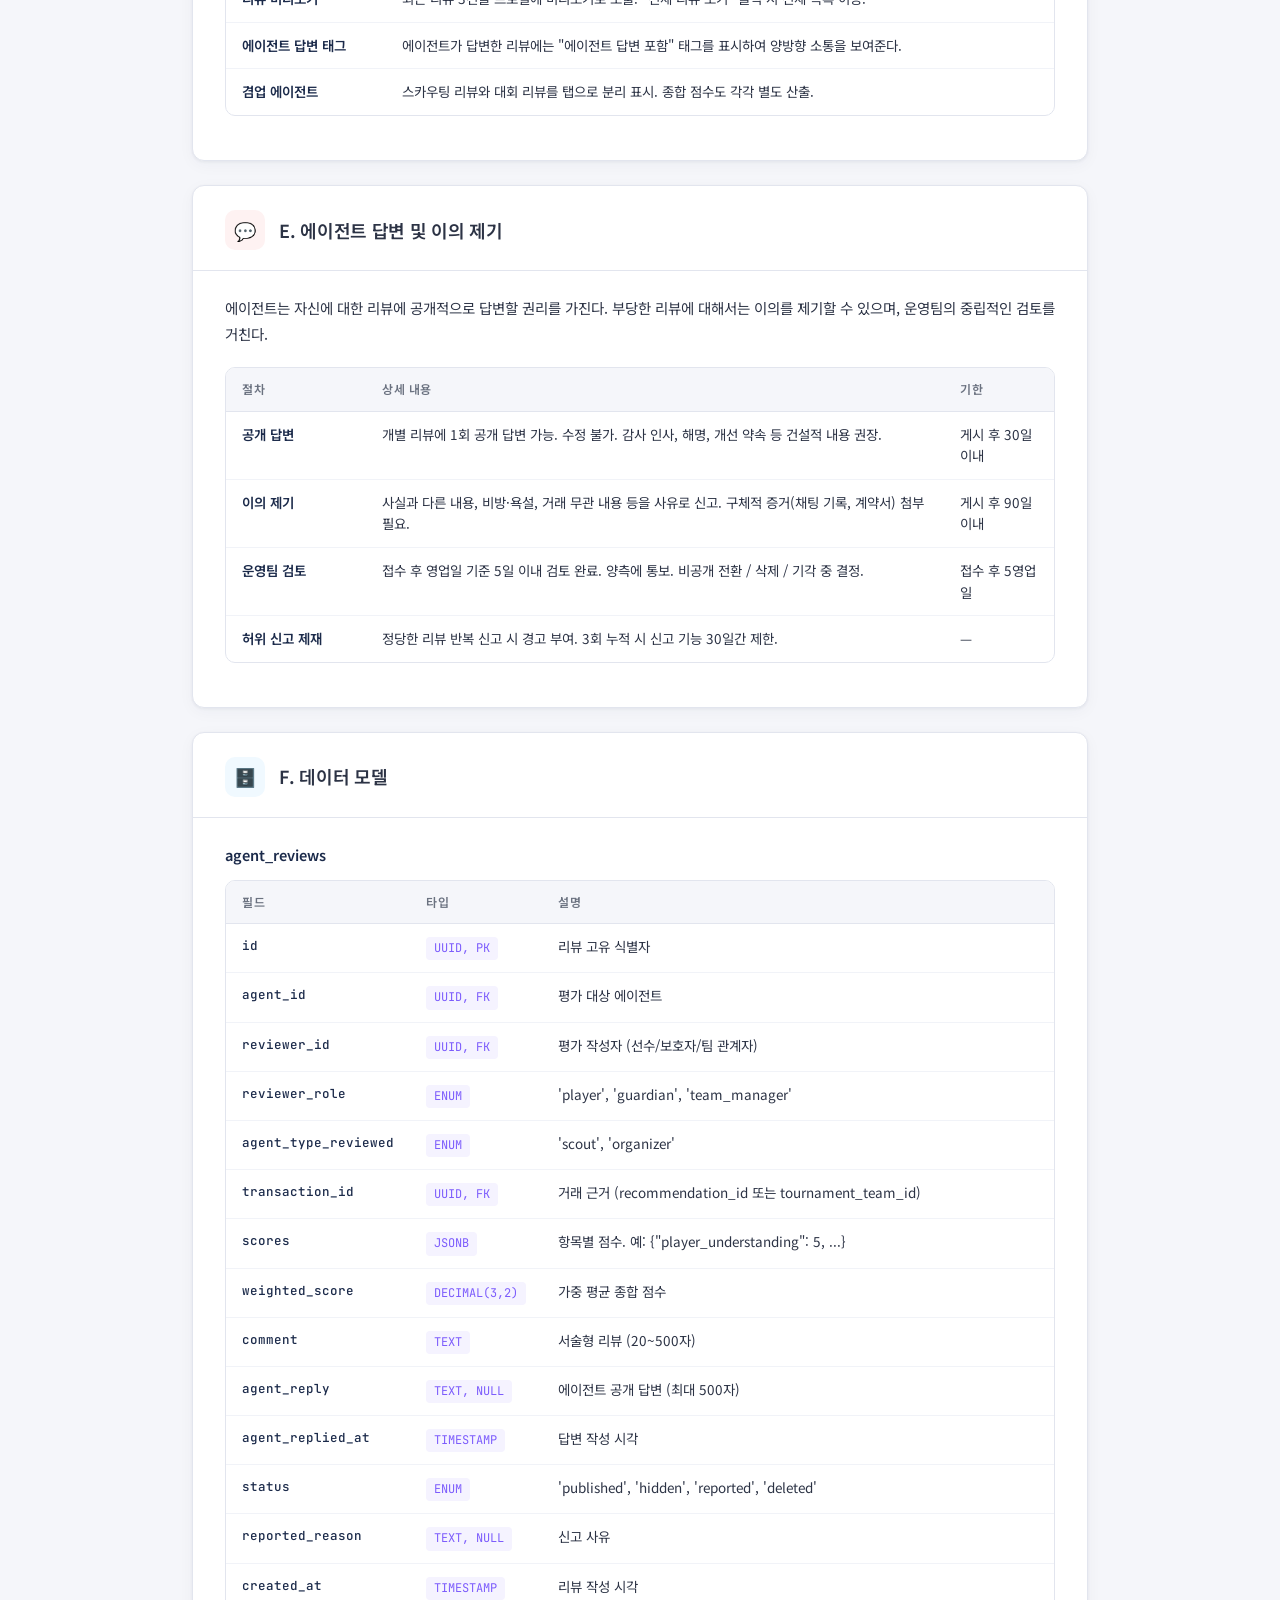
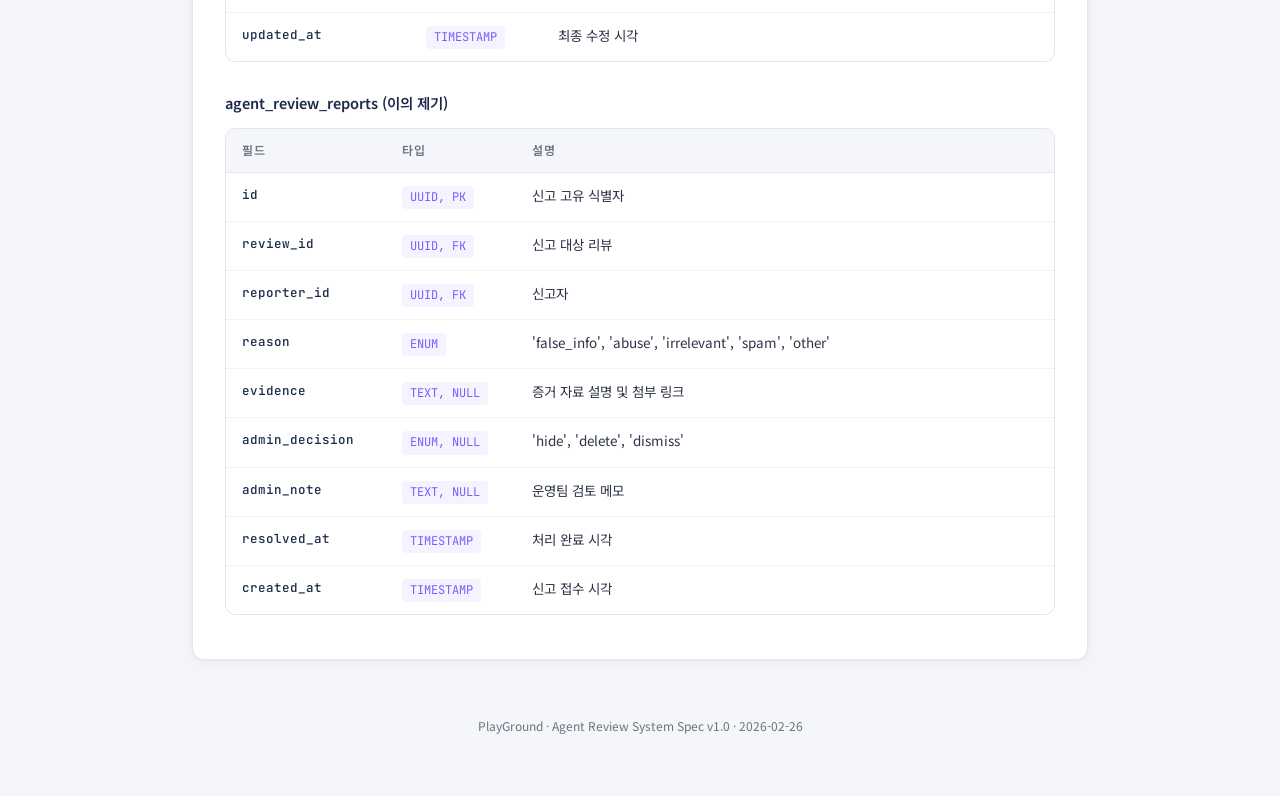
<file: Others/Template/AgentReview.Preview.html>
<!DOCTYPE html>
<html lang="ko">
<head>
<meta charset="UTF-8">
<meta name="viewport" content="width=device-width, initial-scale=1.0">
<title>PlayGround — 2.12 에이전트 평가 시스템</title>
<link href="https://fonts.googleapis.com/css2?family=Noto+Sans+KR:wght@300;400;500;600;700&family=JetBrains+Mono:wght@400;500&display=swap" rel="stylesheet">
<style>
  :root {
    --navy: #1B2A4A;
    --navy-light: #2A3F6A;
    --navy-dark: #111D35;
    --orange: #F57C20;
    --orange-light: #FF9A4A;
    --violet: #7C5CFC;
    --violet-light: #9B80FF;
    --bg: #F5F6FA;
    --card: #FFFFFF;
    --border: #E2E5EE;
    --text: #2C3345;
    --text-muted: #6B7280;
    --success: #22C55E;
    --warning: #F59E0B;
    --danger: #EF4444;
    --radius: 12px;
    --shadow: 0 1px 3px rgba(27,42,74,0.06), 0 4px 16px rgba(27,42,74,0.04);
    --shadow-lg: 0 4px 24px rgba(27,42,74,0.1);
  }

  * { margin: 0; padding: 0; box-sizing: border-box; }
  
  body {
    font-family: 'Noto Sans KR', sans-serif;
    background: var(--bg);
    color: var(--text);
    line-height: 1.7;
    -webkit-font-smoothing: antialiased;
  }

  /* Header */
  .header {
    background: linear-gradient(135deg, var(--navy) 0%, var(--navy-light) 100%);
    color: #fff;
    padding: 48px 0 40px;
    position: relative;
    overflow: hidden;
  }
  .header::before {
    content: '';
    position: absolute;
    top: -50%;
    right: -10%;
    width: 400px;
    height: 400px;
    background: radial-gradient(circle, rgba(245,124,32,0.15) 0%, transparent 70%);
    border-radius: 50%;
  }
  .header::after {
    content: '';
    position: absolute;
    bottom: -30%;
    left: 10%;
    width: 300px;
    height: 300px;
    background: radial-gradient(circle, rgba(124,92,252,0.1) 0%, transparent 70%);
    border-radius: 50%;
  }
  .header-inner {
    max-width: 960px;
    margin: 0 auto;
    padding: 0 32px;
    position: relative;
    z-index: 1;
  }
  .header-badge {
    display: inline-flex;
    align-items: center;
    gap: 6px;
    background: rgba(255,255,255,0.12);
    border: 1px solid rgba(255,255,255,0.15);
    padding: 4px 14px;
    border-radius: 20px;
    font-size: 12px;
    font-weight: 500;
    letter-spacing: 0.5px;
    margin-bottom: 16px;
    backdrop-filter: blur(4px);
  }
  .header h1 {
    font-size: 28px;
    font-weight: 700;
    letter-spacing: -0.5px;
    margin-bottom: 8px;
  }
  .header p {
    font-size: 15px;
    color: rgba(255,255,255,0.75);
    font-weight: 300;
    max-width: 640px;
  }

  /* Layout */
  .container {
    max-width: 960px;
    margin: 0 auto;
    padding: 32px;
  }

  /* TOC */
  .toc {
    background: var(--card);
    border: 1px solid var(--border);
    border-radius: var(--radius);
    padding: 28px 32px;
    margin-bottom: 32px;
    box-shadow: var(--shadow);
  }
  .toc-title {
    font-size: 14px;
    font-weight: 600;
    color: var(--navy);
    text-transform: uppercase;
    letter-spacing: 1px;
    margin-bottom: 16px;
    display: flex;
    align-items: center;
    gap: 8px;
  }
  .toc-title::before {
    content: '';
    display: block;
    width: 3px;
    height: 16px;
    background: var(--orange);
    border-radius: 2px;
  }
  .toc-grid {
    display: grid;
    grid-template-columns: 1fr 1fr;
    gap: 0;
  }
  .toc-item {
    display: flex;
    align-items: flex-start;
    gap: 12px;
    padding: 10px 16px;
    border-radius: 8px;
    cursor: pointer;
    transition: background 0.15s;
    text-decoration: none;
    color: inherit;
  }
  .toc-item:hover { background: var(--bg); }
  .toc-letter {
    display: flex;
    align-items: center;
    justify-content: center;
    width: 28px;
    height: 28px;
    border-radius: 7px;
    font-size: 12px;
    font-weight: 700;
    flex-shrink: 0;
    font-family: 'JetBrains Mono', monospace;
  }
  .toc-letter.a { background: #EEF2FF; color: var(--navy); }
  .toc-letter.b { background: #FFF7ED; color: #C2410C; }
  .toc-letter.c { background: #F5F3FF; color: var(--violet); }
  .toc-letter.d { background: #F0FDF4; color: #15803D; }
  .toc-letter.e { background: #FEF2F2; color: #DC2626; }
  .toc-letter.f { background: #F0F9FF; color: #0369A1; }
  .toc-name { font-size: 14px; font-weight: 500; }
  .toc-desc { font-size: 12px; color: var(--text-muted); margin-top: 1px; }

  /* Section */
  .section {
    background: var(--card);
    border: 1px solid var(--border);
    border-radius: var(--radius);
    margin-bottom: 24px;
    box-shadow: var(--shadow);
    overflow: hidden;
  }
  .section-header {
    padding: 24px 32px 20px;
    border-bottom: 1px solid var(--border);
    display: flex;
    align-items: center;
    gap: 14px;
  }
  .section-icon {
    width: 40px;
    height: 40px;
    border-radius: 10px;
    display: flex;
    align-items: center;
    justify-content: center;
    font-size: 18px;
    flex-shrink: 0;
  }
  .section-icon.policy { background: #EEF2FF; }
  .section-icon.scout { background: #FFF7ED; }
  .section-icon.tournament { background: #F5F3FF; }
  .section-icon.score { background: #F0FDF4; }
  .section-icon.reply { background: #FEF2F2; }
  .section-icon.data { background: #F0F9FF; }
  .section-header h2 {
    font-size: 18px;
    font-weight: 600;
    letter-spacing: -0.3px;
  }
  .section-header .tag {
    margin-left: auto;
    font-size: 11px;
    font-weight: 600;
    padding: 3px 10px;
    border-radius: 12px;
    letter-spacing: 0.3px;
  }
  .tag-p0 { background: #FEE2E2; color: #991B1B; }
  .section-body { padding: 24px 32px 28px; }
  .section-body > p {
    font-size: 14.5px;
    color: var(--text);
    margin-bottom: 20px;
    line-height: 1.8;
  }

  /* Tables */
  .spec-table {
    width: 100%;
    border-collapse: separate;
    border-spacing: 0;
    font-size: 13.5px;
    border: 1px solid var(--border);
    border-radius: 10px;
    overflow: hidden;
    margin-bottom: 16px;
  }
  .spec-table thead {
    background: var(--bg);
  }
  .spec-table th {
    text-align: left;
    padding: 11px 16px;
    font-weight: 600;
    font-size: 12px;
    text-transform: uppercase;
    letter-spacing: 0.5px;
    color: var(--text-muted);
    border-bottom: 1px solid var(--border);
  }
  .spec-table td {
    padding: 12px 16px;
    border-bottom: 1px solid #F1F3F8;
    vertical-align: top;
    line-height: 1.6;
  }
  .spec-table tr:last-child td { border-bottom: none; }
  .spec-table .field-name {
    font-family: 'JetBrains Mono', monospace;
    font-size: 12.5px;
    color: var(--navy);
    font-weight: 500;
  }
  .spec-table .field-type {
    font-family: 'JetBrains Mono', monospace;
    font-size: 12px;
    color: var(--violet);
    background: #F5F3FF;
    padding: 2px 8px;
    border-radius: 4px;
    display: inline-block;
  }
  .spec-table .item-name {
    font-weight: 600;
    color: var(--navy);
  }
  .weight-bar {
    display: inline-flex;
    align-items: center;
    gap: 6px;
  }
  .weight-bar .bar {
    height: 6px;
    border-radius: 3px;
    background: var(--orange);
    opacity: 0.7;
  }
  .weight-bar span {
    font-family: 'JetBrains Mono', monospace;
    font-size: 12px;
    font-weight: 500;
    color: var(--orange);
  }

  /* Formula */
  .formula {
    background: var(--navy-dark);
    color: #E2E8F0;
    padding: 14px 20px;
    border-radius: 8px;
    font-family: 'JetBrains Mono', monospace;
    font-size: 13px;
    margin: 16px 0;
    border-left: 3px solid var(--orange);
  }
  .formula-label {
    font-size: 11px;
    color: var(--orange-light);
    text-transform: uppercase;
    letter-spacing: 0.5px;
    margin-bottom: 4px;
    font-weight: 500;
  }
  .note {
    background: #FFFBEB;
    border: 1px solid #FDE68A;
    border-radius: 8px;
    padding: 12px 16px;
    font-size: 13px;
    color: #92400E;
    margin-top: 12px;
    line-height: 1.6;
  }
  .note::before { content: '💡 '; }

  /* Evaluator tag */
  .eval-tag {
    display: inline-block;
    font-size: 11px;
    padding: 2px 8px;
    border-radius: 10px;
    font-weight: 500;
    white-space: nowrap;
  }
  .eval-tag.parent { background: #DBEAFE; color: #1E40AF; }
  .eval-tag.player { background: #D1FAE5; color: #065F46; }
  .eval-tag.team { background: #FCE7F3; color: #9D174D; }

  /* Footer */
  .footer {
    text-align: center;
    padding: 32px;
    font-size: 12px;
    color: var(--text-muted);
  }

  @media (max-width: 720px) {
    .toc-grid { grid-template-columns: 1fr; }
    .container { padding: 16px; }
    .section-body, .section-header { padding-left: 20px; padding-right: 20px; }
    .header-inner { padding: 0 20px; }
    .spec-table { font-size: 12.5px; }
    .spec-table th, .spec-table td { padding: 10px 12px; }
  }
</style>
</head>
<body>

<div class="header">
  <div class="header-inner">
    <div class="header-badge">⚽ PlayGround · 기능 기획서 · 06. Agent</div>
    <h1>2.12 에이전트 평가 시스템</h1>
    <p>에이전트의 서비스 품질과 신뢰도를 객관적으로 검증하는 플랫폼 핵심 장치. 실거래 기반의 공개 평가로 운영하며, 평가자의 익명성을 보장한다.</p>
  </div>
</div>

<div class="container">

  <!-- TOC -->
  <div class="toc">
    <div class="toc-title">목차</div>
    <div class="toc-grid">
      <a class="toc-item" href="#policy">
        <div class="toc-letter a">A</div>
        <div><div class="toc-name">평가 운영 정책</div><div class="toc-desc">공개 원칙, 작성 자격, 악성 리뷰 관리</div></div>
      </a>
      <a class="toc-item" href="#scout">
        <div class="toc-letter b">B</div>
        <div><div class="toc-name">스카우팅 에이전트 평가 항목</div><div class="toc-desc">5개 항목, 가중치 배분</div></div>
      </a>
      <a class="toc-item" href="#tournament">
        <div class="toc-letter c">C</div>
        <div><div class="toc-name">대회 운영 에이전트 평가 항목</div><div class="toc-desc">5개 항목, 가중치 배분</div></div>
      </a>
      <a class="toc-item" href="#score">
        <div class="toc-letter d">D</div>
        <div><div class="toc-name">평점 산출 및 표시 규칙</div><div class="toc-desc">시간 가중, 최소 리뷰 수, 표시 방식</div></div>
      </a>
      <a class="toc-item" href="#reply">
        <div class="toc-letter e">E</div>
        <div><div class="toc-name">에이전트 답변 및 이의 제기</div><div class="toc-desc">답변권, 이의 제기 절차</div></div>
      </a>
      <a class="toc-item" href="#data">
        <div class="toc-letter f">F</div>
        <div><div class="toc-name">데이터 모델</div><div class="toc-desc">테이블 설계 및 필드 정의</div></div>
      </a>
    </div>
  </div>

  <!-- A: 평가 운영 정책 -->
  <div class="section" id="policy">
    <div class="section-header">
      <div class="section-icon policy">📋</div>
      <h2>A. 평가 운영 정책</h2>
      <span class="tag tag-p0">P0 · MVP</span>
    </div>
    <div class="section-body">
      <p>에이전트 평가 시스템은 플랫폼 신뢰의 근간이다. 실거래가 없는 사용자의 악의적 평가를 방지하면서도, 정당한 피드백이 투명하게 공개되도록 설계한다.</p>
      <table class="spec-table">
        <thead><tr><th style="width:160px">정책</th><th>상세 내용</th></tr></thead>
        <tbody>
          <tr><td class="item-name">공개 원칙</td><td>평가 점수와 리뷰 내용은 에이전트 프로필에 공개한다. 비공개 전환은 운영팀 검토 후에만 가능하다.</td></tr>
          <tr><td class="item-name">작성자 보호</td><td>작성자 이름은 마스킹 처리한다. 예: "김○○ 학부모", "서울 FC 관계자". 에이전트가 작성자를 역추적할 수 없도록 한다.</td></tr>
          <tr><td class="item-name">작성 자격 (스카우팅)</td><td>해당 에이전트를 통해 매칭을 받은 선수 또는 보호자만 작성 가능. <code>recommendations</code> 테이블에 <code>status = completed</code> 이력 필요.</td></tr>
          <tr><td class="item-name">작성 자격 (대회)</td><td>해당 에이전트가 주최한 대회에 실제 참가한 팀 관계자만 작성 가능. <code>tournament_teams</code> 테이블에 <code>status = participated</code> 이력 필요.</td></tr>
          <tr><td class="item-name">중복 방지</td><td>동일 거래(<code>transaction_id</code>)에 대해 1인 1회만 작성 가능. 수정은 작성 후 72시간 이내에만 허용.</td></tr>
          <tr><td class="item-name">악성 리뷰 관리</td><td>에이전트 또는 제3자가 신고 가능. 운영팀 검토 후 비공개 전환 또는 삭제. 허위 신고 시 신고자에게 경고 부여.</td></tr>
        </tbody>
      </table>
    </div>
  </div>

  <!-- B: 스카우팅 에이전트 평가 항목 -->
  <div class="section" id="scout">
    <div class="section-header">
      <div class="section-icon scout">🔍</div>
      <h2>B. 스카우팅 에이전트 평가 항목</h2>
    </div>
    <div class="section-body">
      <p>스카우팅 에이전트는 선수 발굴부터 팀 매칭, 계약까지의 전 과정에서 평가받는다. 평가자는 매칭을 받은 선수 본인 또는 보호자이며, 각 항목은 5점 척도(1~5)로 평가한다.</p>
      <table class="spec-table">
        <thead><tr><th style="width:140px">항목</th><th>설명</th><th style="width:100px">평가자</th><th style="width:80px">가중치</th></tr></thead>
        <tbody>
          <tr>
            <td class="item-name">선수 이해도</td>
            <td>선수의 성향, 실력 수준, 목표를 정확히 파악했는가. 단순 스펙 매칭이 아닌 선수 개인에 대한 이해를 평가.</td>
            <td><span class="eval-tag parent">학부모</span> <span class="eval-tag player">선수</span></td>
            <td><div class="weight-bar"><div class="bar" style="width:50px"></div><span>25%</span></div></td>
          </tr>
          <tr>
            <td class="item-name">추천 적합성</td>
            <td>추천한 팀이 선수의 수준과 목표에 부합했는가. 무리한 상향 추천이나 맞지 않는 팀 추천은 감점 요인.</td>
            <td><span class="eval-tag parent">학부모</span> <span class="eval-tag player">선수</span></td>
            <td><div class="weight-bar"><div class="bar" style="width:50px"></div><span>25%</span></div></td>
          </tr>
          <tr>
            <td class="item-name">소통·피드백</td>
            <td>매칭 진행 과정에서 충분하고 적시에 소통했는가. 진행 상황 공유, 질문 대응 속도 포함.</td>
            <td><span class="eval-tag parent">학부모</span> <span class="eval-tag player">선수</span></td>
            <td><div class="weight-bar"><div class="bar" style="width:40px"></div><span>20%</span></div></td>
          </tr>
          <tr>
            <td class="item-name">보호자 존중</td>
            <td>미성년 선수의 보호자 의견을 존중하고 사전 동의를 구했는가.</td>
            <td><span class="eval-tag parent">학부모</span></td>
            <td><div class="weight-bar"><div class="bar" style="width:30px"></div><span>15%</span></div></td>
          </tr>
          <tr>
            <td class="item-name">계약 투명성</td>
            <td>수수료율, 계약 조건, 비용 구조 등을 투명하게 안내했는가.</td>
            <td><span class="eval-tag parent">학부모</span></td>
            <td><div class="weight-bar"><div class="bar" style="width:30px"></div><span>15%</span></div></td>
          </tr>
        </tbody>
      </table>
      <div class="formula">
        <div class="formula-label">가중 평균 산출식</div>
        종합 점수 = Σ(항목 점수 × 가중치)
      </div>
      <div class="note">선수가 평가할 경우 "보호자 존중"과 "계약 투명성" 항목은 제외하고 나머지 3개 항목을 균등 가중(각 33.3%)으로 산출한다.</div>
    </div>
  </div>

  <!-- C: 대회 운영 에이전트 평가 항목 -->
  <div class="section" id="tournament">
    <div class="section-header">
      <div class="section-icon tournament">🏆</div>
      <h2>C. 대회 운영 에이전트 평가 항목</h2>
    </div>
    <div class="section-body">
      <p>대회 운영 에이전트는 대회 기획부터 진행, 사후 관리까지의 전 과정에서 평가받는다. 평가자는 대회에 참가한 팀 관계자 또는 학부모이며, 각 항목은 5점 척도(1~5)로 평가한다.</p>
      <table class="spec-table">
        <thead><tr><th style="width:140px">항목</th><th>설명</th><th style="width:120px">평가자</th><th style="width:80px">가중치</th></tr></thead>
        <tbody>
          <tr>
            <td class="item-name">대회 운영 수준</td>
            <td>전반적 대회 진행 퀄리티. 개·폐회식, 경기 운영, 심판 배정 등 전문성 종합 평가.</td>
            <td><span class="eval-tag team">팀 관계자</span> <span class="eval-tag parent">학부모</span></td>
            <td><div class="weight-bar"><div class="bar" style="width:50px; background: var(--violet)"></div><span style="color:var(--violet)">25%</span></div></td>
          </tr>
          <tr>
            <td class="item-name">일정·규정 준수</td>
            <td>공지된 일정과 규정이 정확히 지켜졌는가. 갑작스러운 변경이나 규정 미준수 여부.</td>
            <td><span class="eval-tag team">팀 관계자</span></td>
            <td><div class="weight-bar"><div class="bar" style="width:40px; background: var(--violet)"></div><span style="color:var(--violet)">20%</span></div></td>
          </tr>
          <tr>
            <td class="item-name">시설·안전</td>
            <td>경기장 시설 상태, 선수 안전 관리 수준. 의료진 배치, 안전 장비, 경기장 컨디션.</td>
            <td><span class="eval-tag team">팀 관계자</span> <span class="eval-tag parent">학부모</span></td>
            <td><div class="weight-bar"><div class="bar" style="width:40px; background: var(--violet)"></div><span style="color:var(--violet)">20%</span></div></td>
          </tr>
          <tr>
            <td class="item-name">참가팀 소통</td>
            <td>참가 신청부터 대회 종료까지 소통이 원활했는가. 안내 메시지, 변경 사항 공지, 문의 대응.</td>
            <td><span class="eval-tag team">팀 관계자</span></td>
            <td><div class="weight-bar"><div class="bar" style="width:40px; background: var(--violet)"></div><span style="color:var(--violet)">20%</span></div></td>
          </tr>
          <tr>
            <td class="item-name">가성비</td>
            <td>참가비 대비 대회가 제공한 전체적인 가치. 시설 수준, 운영 퀄리티, 부가 혜택 종합.</td>
            <td><span class="eval-tag team">팀 관계자</span> <span class="eval-tag parent">학부모</span></td>
            <td><div class="weight-bar"><div class="bar" style="width:30px; background: var(--violet)"></div><span style="color:var(--violet)">15%</span></div></td>
          </tr>
        </tbody>
      </table>
      <div class="formula">
        <div class="formula-label">가중 평균 산출식</div>
        종합 점수 = Σ(항목 점수 × 가중치)
      </div>
      <div class="note">학부모가 평가할 경우 "일정·규정 준수"와 "참가팀 소통" 항목은 제외하고 나머지 3개 항목을 균등 가중(각 33.3%)으로 산출한다.</div>
    </div>
  </div>

  <!-- D: 평점 산출 및 표시 규칙 -->
  <div class="section" id="score">
    <div class="section-header">
      <div class="section-icon score">📊</div>
      <h2>D. 평점 산출 및 표시 규칙</h2>
    </div>
    <div class="section-body">
      <p>평가 점수는 단순 산술 평균이 아닌, 신뢰도 보정을 거쳐 산출한다. 리뷰가 적은 초기에는 보수적으로 표시하고, 리뷰가 누적될수록 실제 평균에 수렴한다.</p>
      <table class="spec-table">
        <thead><tr><th style="width:160px">규칙</th><th>상세 내용</th></tr></thead>
        <tbody>
          <tr><td class="item-name">최소 리뷰 수</td><td>3건 미만일 경우 평점을 숫자로 표시하지 않고 "리뷰 수집 중"으로 안내. 리뷰 내용은 개별 열람 가능.</td></tr>
          <tr><td class="item-name">표시 점수</td><td>소수점 첫째 자리까지 표시. 예: 4.3 / 5.0. 별점 아이콘(★)과 숫자를 병행 표시.</td></tr>
          <tr><td class="item-name">시간 가중</td><td>최근 6개월 이내 리뷰 → <strong>1.2배</strong>, 6~12개월 → <strong>1.0배</strong>, 12개월 초과 → <strong>0.8배</strong> 적용.</td></tr>
          <tr><td class="item-name">프로필 표시</td><td>에이전트 프로필 상단에 유형별 종합 점수(스카우팅 / 대회)를 분리 표시. 겸업 에이전트는 두 점수를 나란히 표시.</td></tr>
          <tr><td class="item-name">리뷰 미리보기</td><td>최근 리뷰 3건을 프로필에 미리보기로 노출. "전체 리뷰 보기" 클릭 시 전체 목록 이동.</td></tr>
          <tr><td class="item-name">에이전트 답변 태그</td><td>에이전트가 답변한 리뷰에는 "에이전트 답변 포함" 태그를 표시하여 양방향 소통을 보여준다.</td></tr>
          <tr><td class="item-name">겸업 에이전트</td><td>스카우팅 리뷰와 대회 리뷰를 탭으로 분리 표시. 종합 점수도 각각 별도 산출.</td></tr>
        </tbody>
      </table>
    </div>
  </div>

  <!-- E: 에이전트 답변 및 이의 제기 -->
  <div class="section" id="reply">
    <div class="section-header">
      <div class="section-icon reply">💬</div>
      <h2>E. 에이전트 답변 및 이의 제기</h2>
    </div>
    <div class="section-body">
      <p>에이전트는 자신에 대한 리뷰에 공개적으로 답변할 권리를 가진다. 부당한 리뷰에 대해서는 이의를 제기할 수 있으며, 운영팀의 중립적인 검토를 거친다.</p>
      <table class="spec-table">
        <thead><tr><th style="width:140px">절차</th><th>상세 내용</th><th style="width:110px">기한</th></tr></thead>
        <tbody>
          <tr><td class="item-name">공개 답변</td><td>개별 리뷰에 1회 공개 답변 가능. 수정 불가. 감사 인사, 해명, 개선 약속 등 건설적 내용 권장.</td><td>게시 후 30일 이내</td></tr>
          <tr><td class="item-name">이의 제기</td><td>사실과 다른 내용, 비방·욕설, 거래 무관 내용 등을 사유로 신고. 구체적 증거(채팅 기록, 계약서) 첨부 필요.</td><td>게시 후 90일 이내</td></tr>
          <tr><td class="item-name">운영팀 검토</td><td>접수 후 영업일 기준 5일 이내 검토 완료. 양측에 통보. 비공개 전환 / 삭제 / 기각 중 결정.</td><td>접수 후 5영업일</td></tr>
          <tr><td class="item-name">허위 신고 제재</td><td>정당한 리뷰 반복 신고 시 경고 부여. 3회 누적 시 신고 기능 30일간 제한.</td><td>—</td></tr>
        </tbody>
      </table>
    </div>
  </div>

  <!-- F: 데이터 모델 -->
  <div class="section" id="data">
    <div class="section-header">
      <div class="section-icon data">🗄️</div>
      <h2>F. 데이터 모델</h2>
    </div>
    <div class="section-body">
      <p style="font-weight:600; margin-bottom:12px; color:var(--navy)">agent_reviews</p>
      <table class="spec-table">
        <thead><tr><th style="width:160px">필드</th><th style="width:130px">타입</th><th>설명</th></tr></thead>
        <tbody>
          <tr><td class="field-name">id</td><td><span class="field-type">UUID, PK</span></td><td>리뷰 고유 식별자</td></tr>
          <tr><td class="field-name">agent_id</td><td><span class="field-type">UUID, FK</span></td><td>평가 대상 에이전트</td></tr>
          <tr><td class="field-name">reviewer_id</td><td><span class="field-type">UUID, FK</span></td><td>평가 작성자 (선수/보호자/팀 관계자)</td></tr>
          <tr><td class="field-name">reviewer_role</td><td><span class="field-type">ENUM</span></td><td>'player', 'guardian', 'team_manager'</td></tr>
          <tr><td class="field-name">agent_type_reviewed</td><td><span class="field-type">ENUM</span></td><td>'scout', 'organizer'</td></tr>
          <tr><td class="field-name">transaction_id</td><td><span class="field-type">UUID, FK</span></td><td>거래 근거 (recommendation_id 또는 tournament_team_id)</td></tr>
          <tr><td class="field-name">scores</td><td><span class="field-type">JSONB</span></td><td>항목별 점수. 예: {"player_understanding": 5, ...}</td></tr>
          <tr><td class="field-name">weighted_score</td><td><span class="field-type">DECIMAL(3,2)</span></td><td>가중 평균 종합 점수</td></tr>
          <tr><td class="field-name">comment</td><td><span class="field-type">TEXT</span></td><td>서술형 리뷰 (20~500자)</td></tr>
          <tr><td class="field-name">agent_reply</td><td><span class="field-type">TEXT, NULL</span></td><td>에이전트 공개 답변 (최대 500자)</td></tr>
          <tr><td class="field-name">agent_replied_at</td><td><span class="field-type">TIMESTAMP</span></td><td>답변 작성 시각</td></tr>
          <tr><td class="field-name">status</td><td><span class="field-type">ENUM</span></td><td>'published', 'hidden', 'reported', 'deleted'</td></tr>
          <tr><td class="field-name">reported_reason</td><td><span class="field-type">TEXT, NULL</span></td><td>신고 사유</td></tr>
          <tr><td class="field-name">created_at</td><td><span class="field-type">TIMESTAMP</span></td><td>리뷰 작성 시각</td></tr>
          <tr><td class="field-name">updated_at</td><td><span class="field-type">TIMESTAMP</span></td><td>최종 수정 시각</td></tr>
        </tbody>
      </table>

      <p style="font-weight:600; margin-bottom:12px; margin-top:28px; color:var(--navy)">agent_review_reports (이의 제기)</p>
      <table class="spec-table">
        <thead><tr><th style="width:160px">필드</th><th style="width:130px">타입</th><th>설명</th></tr></thead>
        <tbody>
          <tr><td class="field-name">id</td><td><span class="field-type">UUID, PK</span></td><td>신고 고유 식별자</td></tr>
          <tr><td class="field-name">review_id</td><td><span class="field-type">UUID, FK</span></td><td>신고 대상 리뷰</td></tr>
          <tr><td class="field-name">reporter_id</td><td><span class="field-type">UUID, FK</span></td><td>신고자</td></tr>
          <tr><td class="field-name">reason</td><td><span class="field-type">ENUM</span></td><td>'false_info', 'abuse', 'irrelevant', 'spam', 'other'</td></tr>
          <tr><td class="field-name">evidence</td><td><span class="field-type">TEXT, NULL</span></td><td>증거 자료 설명 및 첨부 링크</td></tr>
          <tr><td class="field-name">admin_decision</td><td><span class="field-type">ENUM, NULL</span></td><td>'hide', 'delete', 'dismiss'</td></tr>
          <tr><td class="field-name">admin_note</td><td><span class="field-type">TEXT, NULL</span></td><td>운영팀 검토 메모</td></tr>
          <tr><td class="field-name">resolved_at</td><td><span class="field-type">TIMESTAMP</span></td><td>처리 완료 시각</td></tr>
          <tr><td class="field-name">created_at</td><td><span class="field-type">TIMESTAMP</span></td><td>신고 접수 시각</td></tr>
        </tbody>
      </table>
    </div>
  </div>

  <div class="footer">
    PlayGround · Agent Review System Spec v1.0 · 2026-02-26
  </div>
</div>

</body>
</html>
</file>
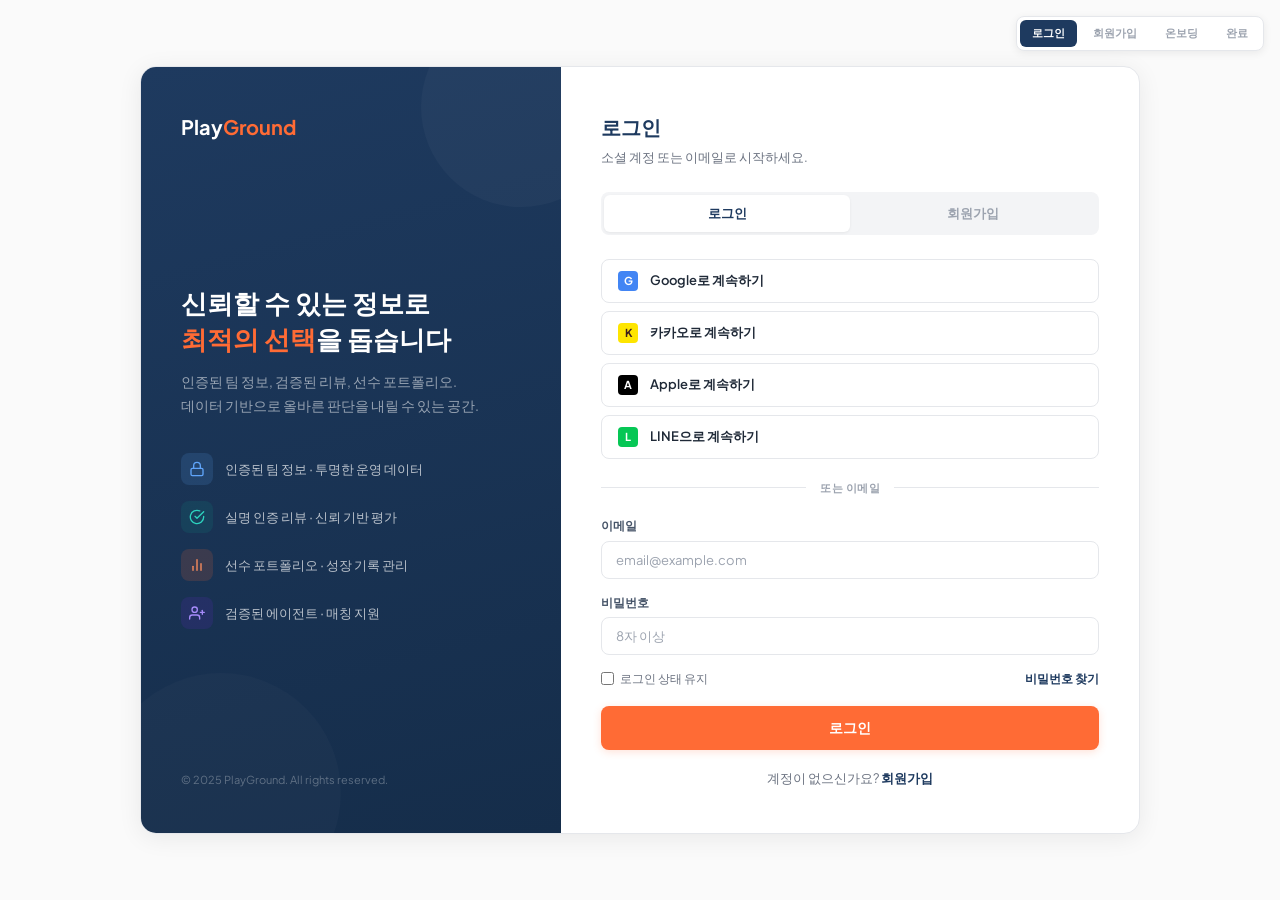
<file: Others/Template/Auth.Preview.html>
<!DOCTYPE html>
<html lang="ko">
<head>
    <meta charset="UTF-8">
    <meta name="viewport" content="width=device-width, initial-scale=1.0">
    <title>PlayGround — Auth</title>
    <link href="https://fonts.googleapis.com/css2?family=Plus+Jakarta+Sans:wght@400;500;600;700&family=Pretendard:wght@400;500;600;700&display=swap" rel="stylesheet">
    <style>
        /* ═══════════════════════════════════════
           Design System: Trust + Clarity + Calm
           Primary: Deep Navy #1E3A5F
           Accent CTA: Warm Orange #FF6B35 (5-10%)
           Background: Clean White #FAFAFA
           ═══════════════════════════════════════ */

        :root {
            --navy: #1E3A5F;
            --navy-light: #2A4A73;
            --navy-dark: #152D4A;
            --navy-subtle: #F0F4F8;
            --slate: #475569;
            --slate-light: #64748B;
            --accent: #FF6B35;
            --accent-hover: #E55A2B;
            --accent-subtle: #FFF7F3;
            --trust: #0D9488;
            --trust-subtle: #F0FDFA;
            --violet: #6D28D9;
            --success: #16A34A;
            --error: #DC2626;
            --error-subtle: #FEF2F2;
            --bg: #FAFAFA;
            --surface: #FFFFFF;
            --text-primary: #1F2937;
            --text-secondary: #6B7280;
            --text-light: #9CA3AF;
            --border: #E5E7EB;
            --border-light: #F3F4F6;
            --shadow: rgba(0,0,0,0.07);
            --radius: 12px;
            --radius-sm: 8px;
        }

        * { margin: 0; padding: 0; box-sizing: border-box; }

        body {
            font-family: 'Plus Jakarta Sans', 'Pretendard', -apple-system, sans-serif;
            background: var(--bg);
            color: var(--text-primary);
            line-height: 1.6;
            min-height: 100vh;
            display: flex;
            align-items: center;
            justify-content: center;
        }

        /* ─── MAIN CONTAINER ─── */
        .auth-container {
            display: flex;
            width: 100%;
            max-width: 1000px;
            min-height: 640px;
            background: var(--surface);
            border-radius: 16px;
            border: 1px solid var(--border);
            overflow: hidden;
            box-shadow: 0 4px 24px var(--shadow);
            margin: 24px;
        }

        /* ─── LEFT PANEL — BRANDING ─── */
        .auth-brand {
            width: 420px;
            background: linear-gradient(165deg, var(--navy) 0%, var(--navy-dark) 100%);
            padding: 44px 40px;
            display: flex;
            flex-direction: column;
            justify-content: space-between;
            flex-shrink: 0;
            position: relative;
            overflow: hidden;
        }

        .auth-brand::before {
            content: '';
            position: absolute;
            top: -60px;
            right: -60px;
            width: 200px;
            height: 200px;
            border-radius: 50%;
            background: rgba(255,255,255,0.03);
        }

        .auth-brand::after {
            content: '';
            position: absolute;
            bottom: -80px;
            left: -40px;
            width: 240px;
            height: 240px;
            border-radius: 50%;
            background: rgba(255,255,255,0.02);
        }

        .brand-logo {
            font-size: 20px;
            font-weight: 700;
            color: white;
            position: relative;
            z-index: 1;
        }
        .brand-logo span { color: var(--accent); }

        .brand-content {
            flex: 1;
            display: flex;
            flex-direction: column;
            justify-content: center;
            position: relative;
            z-index: 1;
        }

        .brand-title {
            font-size: 26px;
            font-weight: 700;
            color: white;
            line-height: 1.4;
            margin-bottom: 12px;
        }
        .brand-title em {
            font-style: normal;
            color: var(--accent);
        }

        .brand-desc {
            font-size: 14px;
            color: rgba(255,255,255,0.55);
            line-height: 1.7;
            margin-bottom: 36px;
        }

        .brand-features {
            display: flex;
            flex-direction: column;
            gap: 16px;
        }

        .brand-feature {
            display: flex;
            align-items: center;
            gap: 12px;
            font-size: 13px;
            font-weight: 500;
            color: rgba(255,255,255,0.7);
        }

        .bf-icon {
            width: 32px;
            height: 32px;
            border-radius: 8px;
            display: flex;
            align-items: center;
            justify-content: center;
            flex-shrink: 0;
        }

        .bf-icon svg {
            width: 16px;
            height: 16px;
        }

        .bf-navy { background: rgba(96,165,250,0.15); }
        .bf-navy svg { stroke: #60A5FA; }
        .bf-teal { background: rgba(13,148,136,0.15); }
        .bf-teal svg { stroke: #2DD4BF; }
        .bf-orange { background: rgba(255,107,53,0.15); }
        .bf-orange svg { stroke: #FF8F5E; }
        .bf-violet { background: rgba(109,40,217,0.15); }
        .bf-violet svg { stroke: #A78BFA; }

        .brand-footer {
            font-size: 11px;
            color: rgba(255,255,255,0.3);
            position: relative;
            z-index: 1;
        }

        /* ─── RIGHT PANEL — AUTH FORM ─── */
        .auth-form {
            flex: 1;
            padding: 44px 40px;
            display: flex;
            flex-direction: column;
            justify-content: center;
            overflow-y: auto;
        }

        .form-header { margin-bottom: 24px; }

        .form-title {
            font-size: 20px;
            font-weight: 700;
            color: var(--navy);
            margin-bottom: 4px;
        }

        .form-sub {
            font-size: 13px;
            color: var(--text-secondary);
        }

        /* ─── TABS ─── */
        .auth-tabs {
            display: flex;
            background: var(--border-light);
            border-radius: var(--radius-sm);
            padding: 3px;
            margin-bottom: 24px;
        }

        .auth-tab {
            flex: 1;
            padding: 8px 16px;
            border-radius: 6px;
            font-size: 13px;
            font-weight: 600;
            text-align: center;
            cursor: pointer;
            color: var(--text-light);
            transition: all 0.15s ease;
        }

        .auth-tab.active {
            background: var(--surface);
            color: var(--navy);
            box-shadow: 0 1px 3px rgba(0,0,0,0.06);
        }

        .auth-tab:hover:not(.active) {
            color: var(--text-secondary);
        }

        /* ─── MESSAGE BOX ─── */
        .msg-box {
            padding: 10px 14px;
            border-radius: var(--radius-sm);
            font-size: 12px;
            font-weight: 600;
            margin-bottom: 16px;
            display: none;
        }
        .msg-error {
            background: var(--error-subtle);
            color: var(--error);
            border: 1px solid #FECACA;
        }

        /* ─── ROLE SELECTOR ─── */
        .role-section-label {
            font-size: 12px;
            font-weight: 600;
            color: var(--text-secondary);
            margin-bottom: 10px;
        }

        .role-grid {
            display: grid;
            grid-template-columns: repeat(3, 1fr);
            gap: 8px;
            margin-bottom: 20px;
        }

        .role-card {
            padding: 14px 10px;
            border-radius: var(--radius-sm);
            border: 1.5px solid var(--border);
            text-align: center;
            cursor: pointer;
            transition: all 0.15s ease;
            background: var(--surface);
        }

        .role-card:hover {
            border-color: var(--navy);
            background: var(--navy-subtle);
        }

        .role-card.selected {
            border-color: var(--navy);
            background: var(--navy-subtle);
        }

        .role-icon {
            width: 32px;
            height: 32px;
            border-radius: 8px;
            display: flex;
            align-items: center;
            justify-content: center;
            margin: 0 auto 6px;
            font-size: 14px;
        }

        .role-card .role-icon { background: var(--border-light); color: var(--text-light); }
        .role-card.selected .role-icon { background: var(--navy); color: white; }
        .role-card:hover:not(.selected) .role-icon { background: #DCE5EE; color: var(--navy); }

        .role-name {
            font-size: 11px;
            font-weight: 600;
            color: var(--text-secondary);
        }
        .role-card.selected .role-name { color: var(--navy); font-weight: 700; }

        .role-desc {
            font-size: 10px;
            color: var(--text-light);
            margin-top: 2px;
            line-height: 1.3;
        }
        .role-card.selected .role-desc { color: var(--slate-light); }

        /* ─── SOCIAL BUTTONS ─── */
        .social-group {
            display: flex;
            flex-direction: column;
            gap: 8px;
            margin-bottom: 20px;
        }

        .social-btn {
            display: flex;
            align-items: center;
            gap: 12px;
            width: 100%;
            padding: 11px 16px;
            border-radius: var(--radius-sm);
            font-size: 13px;
            font-weight: 600;
            border: 1px solid var(--border);
            background: var(--surface);
            cursor: pointer;
            font-family: inherit;
            color: var(--text-primary);
            transition: all 0.12s ease;
        }

        .social-btn:hover {
            border-color: var(--slate-light);
            background: var(--bg);
        }

        .social-icon {
            width: 20px;
            height: 20px;
            border-radius: 4px;
            display: flex;
            align-items: center;
            justify-content: center;
            font-size: 11px;
            font-weight: 700;
            flex-shrink: 0;
        }

        .si-google { background: #4285F4; color: white; }
        .si-kakao { background: #FEE500; color: #3C1E1E; }
        .si-apple { background: #000000; color: white; }
        .si-line { background: #06C755; color: white; }

        .social-row {
            display: flex;
            gap: 8px;
        }
        .social-row .social-btn { flex: 1; }

        /* ─── DIVIDER ─── */
        .divider {
            display: flex;
            align-items: center;
            gap: 14px;
            margin-bottom: 20px;
        }

        .divider-line {
            flex: 1;
            height: 1px;
            background: var(--border);
        }

        .divider-text {
            font-size: 11px;
            font-weight: 600;
            color: var(--text-light);
            letter-spacing: 0.5px;
        }

        /* ─── FORM INPUTS ─── */
        .form-group { margin-bottom: 14px; }

        .form-label {
            display: block;
            font-size: 12px;
            font-weight: 600;
            color: var(--slate);
            margin-bottom: 5px;
        }

        .form-input {
            width: 100%;
            padding: 10px 14px;
            border-radius: var(--radius-sm);
            border: 1.5px solid var(--border);
            font-size: 13px;
            font-family: inherit;
            outline: none;
            background: var(--surface);
            color: var(--text-primary);
            transition: border-color 0.15s ease;
        }

        .form-input:focus {
            border-color: var(--navy);
            box-shadow: 0 0 0 3px rgba(30,58,95,0.08);
        }

        .form-input::placeholder { color: var(--text-light); }

        .form-row {
            display: flex;
            align-items: center;
            justify-content: space-between;
            margin-bottom: 18px;
        }

        .form-check {
            display: flex;
            align-items: center;
            gap: 6px;
            font-size: 12px;
            color: var(--text-secondary);
            cursor: pointer;
        }

        .form-check input { accent-color: var(--navy); }

        .form-link {
            font-size: 12px;
            font-weight: 600;
            color: var(--navy);
            text-decoration: none;
            transition: color 0.12s;
        }

        .form-link:hover {
            color: var(--accent);
        }

        /* ─── SUBMIT BUTTON ─── */
        .btn-submit {
            width: 100%;
            padding: 12px;
            border-radius: var(--radius-sm);
            font-size: 14px;
            font-weight: 700;
            border: none;
            cursor: pointer;
            font-family: inherit;
            background: var(--accent);
            color: white;
            transition: all 0.15s ease;
            box-shadow: 0 2px 8px rgba(255,107,53,0.2);
        }

        .btn-submit:hover {
            background: var(--accent-hover);
            box-shadow: 0 4px 12px rgba(255,107,53,0.3);
            transform: translateY(-1px);
        }

        .btn-submit:active {
            transform: translateY(0);
        }

        /* ─── FOOTER ─── */
        .form-footer {
            text-align: center;
            margin-top: 18px;
            font-size: 13px;
            color: var(--text-secondary);
        }

        .form-footer a {
            color: var(--navy);
            font-weight: 700;
            text-decoration: none;
        }

        .form-footer a:hover {
            color: var(--accent);
        }

        /* ─── TERMS ─── */
        .terms-text {
            font-size: 11px;
            color: var(--text-light);
            text-align: center;
            margin-top: 14px;
            line-height: 1.5;
        }
        .terms-text a {
            color: var(--slate-light);
            text-decoration: underline;
        }

        /* ─── STEP INDICATOR (ONBOARDING) ─── */
        .step-indicator {
            display: flex;
            align-items: center;
            justify-content: center;
            gap: 8px;
            margin-bottom: 24px;
        }

        .step-dot {
            width: 8px;
            height: 8px;
            border-radius: 50%;
            background: var(--border);
            transition: all 0.2s ease;
        }

        .step-dot.active {
            background: var(--navy);
            width: 24px;
            border-radius: 4px;
        }

        .step-dot.done {
            background: var(--trust);
        }

        /* ─── ONBOARDING FIELDS ─── */
        .onboarding-section { display: none; }

        .select-input {
            width: 100%;
            padding: 10px 14px;
            border-radius: var(--radius-sm);
            border: 1.5px solid var(--border);
            font-size: 13px;
            font-family: inherit;
            outline: none;
            background: var(--surface);
            color: var(--text-primary);
            cursor: pointer;
            appearance: none;
            -webkit-appearance: none;
            background-image: url("data:image/svg+xml,%3Csvg xmlns='http://www.w3.org/2000/svg' width='12' height='12' viewBox='0 0 24 24' fill='none' stroke='%239CA3AF' stroke-width='2' stroke-linecap='round' stroke-linejoin='round'%3E%3Cpath d='M6 9l6 6 6-6'/%3E%3C/svg%3E");
            background-repeat: no-repeat;
            background-position: right 14px center;
        }

        .select-input:focus {
            border-color: var(--navy);
            box-shadow: 0 0 0 3px rgba(30,58,95,0.08);
        }

        .form-row-2 {
            display: grid;
            grid-template-columns: 1fr 1fr;
            gap: 10px;
        }

        .skip-link {
            display: block;
            text-align: center;
            font-size: 12px;
            color: var(--text-light);
            margin-top: 10px;
            cursor: pointer;
            transition: color 0.12s;
        }
        .skip-link:hover { color: var(--text-secondary); }

        /* ─── COMPLETION ─── */
        .completion-section {
            display: none;
            text-align: center;
            padding: 20px 0;
        }

        .completion-icon {
            width: 56px;
            height: 56px;
            border-radius: 50%;
            background: var(--trust-subtle);
            display: flex;
            align-items: center;
            justify-content: center;
            margin: 0 auto 16px;
            font-size: 24px;
        }

        .completion-title {
            font-size: 18px;
            font-weight: 700;
            color: var(--navy);
            margin-bottom: 6px;
        }

        .completion-desc {
            font-size: 13px;
            color: var(--text-secondary);
            margin-bottom: 24px;
            line-height: 1.6;
        }

        .btn-go-dashboard {
            display: inline-flex;
            align-items: center;
            gap: 8px;
            padding: 12px 28px;
            border-radius: var(--radius-sm);
            font-size: 14px;
            font-weight: 700;
            border: none;
            cursor: pointer;
            font-family: inherit;
            background: var(--navy);
            color: white;
            transition: all 0.15s ease;
        }

        .btn-go-dashboard:hover {
            background: var(--navy-light);
            transform: translateY(-1px);
        }

        /* ─── BADGE ─── */
        .info-badge {
            display: inline-flex;
            align-items: center;
            gap: 4px;
            padding: 4px 10px;
            border-radius: 100px;
            font-size: 10px;
            font-weight: 600;
            background: var(--navy-subtle);
            color: var(--navy);
            margin-top: 6px;
        }

        /* ─── VIEW TOGGLE ─── */
        .view-toggle {
            position: fixed;
            top: 16px;
            right: 16px;
            display: flex;
            gap: 4px;
            background: var(--surface);
            border: 1px solid var(--border);
            border-radius: var(--radius-sm);
            padding: 3px;
            box-shadow: 0 2px 8px var(--shadow);
            z-index: 100;
        }

        .view-btn {
            padding: 6px 12px;
            border-radius: 6px;
            font-size: 11px;
            font-weight: 600;
            cursor: pointer;
            border: none;
            background: transparent;
            color: var(--text-light);
            font-family: inherit;
            transition: all 0.12s;
        }

        .view-btn.active {
            background: var(--navy);
            color: white;
        }

        /* ─── RESPONSIVE ─── */
        @media (max-width: 768px) {
            .auth-container {
                flex-direction: column;
                max-width: 480px;
                min-height: auto;
            }
            .auth-brand {
                width: 100%;
                padding: 28px 24px;
            }
            .brand-content { display: none; }
            .auth-form { padding: 28px 24px; }
            .role-grid { grid-template-columns: repeat(2, 1fr); }
            .view-toggle { top: 8px; right: 8px; }
        }
    </style>
</head>
<body>

<!-- VIEW TOGGLE: switch between screens -->
<div class="view-toggle">
    <button class="view-btn active" onclick="showView('login')">로그인</button>
    <button class="view-btn" onclick="showView('register')">회원가입</button>
    <button class="view-btn" onclick="showView('onboarding')">온보딩</button>
    <button class="view-btn" onclick="showView('complete')">완료</button>
</div>

<div class="auth-container">

    <!-- ═══ LEFT: BRANDING PANEL ═══ -->
    <div class="auth-brand">
        <div class="brand-logo">Play<span>Ground</span></div>

        <div class="brand-content">
            <div class="brand-title">
                신뢰할 수 있는 정보로<br>
                <em>최적의 선택</em>을 돕습니다
            </div>
            <div class="brand-desc">
                인증된 팀 정보, 검증된 리뷰, 선수 포트폴리오.<br>
                데이터 기반으로 올바른 판단을 내릴 수 있는 공간.
            </div>
            <div class="brand-features">
                <div class="brand-feature">
                    <div class="bf-icon bf-navy"><svg xmlns="http://www.w3.org/2000/svg" viewBox="0 0 24 24" fill="none" stroke-width="2" stroke-linecap="round" stroke-linejoin="round"><rect x="3" y="11" width="18" height="11" rx="2" ry="2"/><path d="M7 11V7a5 5 0 0 1 10 0v4"/></svg></div>
                    인증된 팀 정보 · 투명한 운영 데이터
                </div>
                <div class="brand-feature">
                    <div class="bf-icon bf-teal"><svg xmlns="http://www.w3.org/2000/svg" viewBox="0 0 24 24" fill="none" stroke-width="2" stroke-linecap="round" stroke-linejoin="round"><path d="M22 11.08V12a10 10 0 1 1-5.93-9.14"/><polyline points="22 4 12 14.01 9 11.01"/></svg></div>
                    실명 인증 리뷰 · 신뢰 기반 평가
                </div>
                <div class="brand-feature">
                    <div class="bf-icon bf-orange"><svg xmlns="http://www.w3.org/2000/svg" viewBox="0 0 24 24" fill="none" stroke-width="2" stroke-linecap="round" stroke-linejoin="round"><line x1="18" y1="20" x2="18" y2="10"/><line x1="12" y1="20" x2="12" y2="4"/><line x1="6" y1="20" x2="6" y2="14"/></svg></div>
                    선수 포트폴리오 · 성장 기록 관리
                </div>
                <div class="brand-feature">
                    <div class="bf-icon bf-violet"><svg xmlns="http://www.w3.org/2000/svg" viewBox="0 0 24 24" fill="none" stroke-width="2" stroke-linecap="round" stroke-linejoin="round"><path d="M16 21v-2a4 4 0 0 0-4-4H5a4 4 0 0 0-4 4v2"/><circle cx="8.5" cy="7" r="4"/><line x1="20" y1="8" x2="20" y2="14"/><line x1="23" y1="11" x2="17" y2="11"/></svg></div>
                    검증된 에이전트 · 매칭 지원
                </div>
            </div>
        </div>

        <div class="brand-footer">© 2025 PlayGround. All rights reserved.</div>
    </div>

    <!-- ═══ RIGHT: AUTH FORM ═══ -->
    <div class="auth-form">

        <!-- ──── LOGIN VIEW ──── -->
        <div id="loginView">
            <div class="form-header">
                <div class="form-title">로그인</div>
                <div class="form-sub">소셜 계정 또는 이메일로 시작하세요.</div>
            </div>

            <div class="auth-tabs">
                <div class="auth-tab active" onclick="showView('login')">로그인</div>
                <div class="auth-tab" onclick="showView('register')">회원가입</div>
            </div>

            <div class="social-group">
                <button class="social-btn" onclick="socialLogin('google')">
                    <span class="social-icon si-google">G</span> Google로 계속하기
                </button>
                <button class="social-btn" onclick="socialLogin('kakao')">
                    <span class="social-icon si-kakao">K</span> 카카오로 계속하기
                </button>
                <button class="social-btn" onclick="socialLogin('apple')">
                    <span class="social-icon si-apple">A</span> Apple로 계속하기
                </button>
                <button class="social-btn" onclick="socialLogin('line')">
                    <span class="social-icon si-line">L</span> LINE으로 계속하기
                </button>
            </div>

            <div class="divider">
                <div class="divider-line"></div>
                <span class="divider-text">또는 이메일</span>
                <div class="divider-line"></div>
            </div>

            <div class="form-group">
                <label class="form-label">이메일</label>
                <input type="email" class="form-input" placeholder="email@example.com" />
            </div>
            <div class="form-group">
                <label class="form-label">비밀번호</label>
                <input type="password" class="form-input" placeholder="8자 이상" />
            </div>

            <div class="form-row">
                <label class="form-check"><input type="checkbox" /> 로그인 상태 유지</label>
                <a href="#" class="form-link">비밀번호 찾기</a>
            </div>

            <button class="btn-submit">로그인</button>

            <div class="form-footer">
                계정이 없으신가요? <a href="#" onclick="showView('register'); return false;">회원가입</a>
            </div>
        </div>

        <!-- ──── REGISTER VIEW ──── -->
        <div id="registerView" style="display: none;">
            <div class="form-header">
                <div class="form-title">회원가입</div>
                <div class="form-sub">소셜 계정 또는 이메일로 가입하세요.</div>
            </div>

            <div class="auth-tabs">
                <div class="auth-tab" onclick="showView('login')">로그인</div>
                <div class="auth-tab active" onclick="showView('register')">회원가입</div>
            </div>

            <!-- Role Selection -->
            <div class="role-section-label">어떤 목적으로 사용하시나요?</div>
            <div class="role-grid">
                <div class="role-card selected" onclick="selectRole(this, 'parent')">
                    <div class="role-icon">👤</div>
                    <div class="role-name">학부모 / 선수</div>
                    <div class="role-desc">팀 찾기 · 리뷰</div>
                </div>
                <div class="role-card" onclick="selectRole(this, 'team_admin')">
                    <div class="role-icon">🏠</div>
                    <div class="role-name">팀 관리자</div>
                    <div class="role-desc">팀 운영 · 모집</div>
                </div>
                <div class="role-card" onclick="selectRole(this, 'agent')">
                    <div class="role-icon">⇋</div>
                    <div class="role-name">에이전트</div>
                    <div class="role-desc">매칭 · 추천</div>
                </div>
            </div>

            <div class="social-group">
                <button class="social-btn" onclick="socialLogin('google')">
                    <span class="social-icon si-google">G</span> Google로 가입하기
                </button>
                <button class="social-btn" onclick="socialLogin('kakao')">
                    <span class="social-icon si-kakao">K</span> 카카오로 가입하기
                </button>
            </div>

            <div class="divider">
                <div class="divider-line"></div>
                <span class="divider-text">또는 이메일</span>
                <div class="divider-line"></div>
            </div>

            <div class="form-group">
                <label class="form-label">이름</label>
                <input type="text" class="form-input" placeholder="이름을 입력하세요" />
            </div>
            <div class="form-group">
                <label class="form-label">이메일</label>
                <input type="email" class="form-input" placeholder="email@example.com" />
            </div>
            <div class="form-group">
                <label class="form-label">비밀번호</label>
                <input type="password" class="form-input" placeholder="8자 이상" />
            </div>
            <div class="form-group">
                <label class="form-label">비밀번호 확인</label>
                <input type="password" class="form-input" placeholder="비밀번호를 다시 입력하세요" />
            </div>

            <button class="btn-submit" onclick="showView('onboarding')">가입하기</button>

            <div class="terms-text">
                가입 시 <a href="#">이용약관</a> 및 <a href="#">개인정보처리방침</a>에 동의합니다.
            </div>

            <div class="form-footer">
                이미 계정이 있으신가요? <a href="#" onclick="showView('login'); return false;">로그인</a>
            </div>
        </div>

        <!-- ──── ONBOARDING VIEW ──── -->
        <div id="onboardingView" style="display: none;">
            <div class="form-header">
                <div class="form-title">프로필 설정</div>
                <div class="form-sub">몇 가지 정보만 알려주시면 맞춤 경험을 준비합니다.</div>
            </div>

            <!-- Step Indicator -->
            <div class="step-indicator">
                <div class="step-dot done"></div>
                <div class="step-dot active" id="step2"></div>
                <div class="step-dot" id="step3"></div>
            </div>

            <!-- Parent/Player Onboarding -->
            <div id="onboardingParent">
                <div class="form-group">
                    <label class="form-label">자녀 이름 (닉네임)</label>
                    <input type="text" class="form-input" placeholder="자녀의 이름 또는 닉네임" />
                </div>

                <div class="form-row-2">
                    <div class="form-group">
                        <label class="form-label">종목</label>
                        <select class="select-input">
                            <option value="">선택</option>
                            <option value="soccer" selected>⚽ 축구</option>
                            <option value="baseball">⚾ 야구</option>
                            <option value="basketball">🏀 농구</option>
                            <option value="volleyball">🏐 배구</option>
                            <option value="tennis">🎾 테니스</option>
                            <option value="swimming">🏊 수영</option>
                        </select>
                    </div>
                    <div class="form-group">
                        <label class="form-label">연령대</label>
                        <select class="select-input">
                            <option value="">선택</option>
                            <option value="u10">U10 (초등 저학년)</option>
                            <option value="u12" selected>U12 (초등 고학년)</option>
                            <option value="u15">U15 (중학생)</option>
                            <option value="u18">U18 (고등학생)</option>
                        </select>
                    </div>
                </div>

                <div class="form-group">
                    <label class="form-label">활동 지역</label>
                    <select class="select-input">
                        <option value="">선택</option>
                        <option value="seoul" selected>서울</option>
                        <option value="gyeonggi">경기</option>
                        <option value="incheon">인천</option>
                        <option value="busan">부산</option>
                        <option value="daegu">대구</option>
                        <option value="daejeon">대전</option>
                        <option value="gwangju">광주</option>
                        <option value="ulsan">울산</option>
                        <option value="sejong">세종</option>
                        <option value="gangwon">강원</option>
                        <option value="chungbuk">충북</option>
                        <option value="chungnam">충남</option>
                        <option value="jeonbuk">전북</option>
                        <option value="jeonnam">전남</option>
                        <option value="gyeongbuk">경북</option>
                        <option value="gyeongnam">경남</option>
                        <option value="jeju">제주</option>
                    </select>
                </div>

                <div class="form-group">
                    <label class="form-label">현재 소속 팀 (선택)</label>
                    <input type="text" class="form-input" placeholder="팀 이름으로 검색" />
                    <div class="info-badge" style="margin-top: 8px;">💡 나중에 설정에서 추가할 수 있습니다</div>
                </div>

                <button class="btn-submit" onclick="showView('complete')">프로필 완성하기</button>
                <div class="skip-link" onclick="showView('complete')">나중에 입력할게요 →</div>
            </div>
        </div>

        <!-- ──── COMPLETION VIEW ──── -->
        <div id="completeView" style="display: none;">
            <div class="completion-section" style="display: block;">
                <div class="completion-icon">✓</div>
                <div class="completion-title">가입이 완료되었습니다!</div>
                <div class="completion-desc">
                    선수 프로필이 자동 생성되었습니다.<br>
                    지금 바로 팀을 찾아보거나 대시보드에서 시작하세요.
                </div>

                <div style="display: flex; gap: 10px; justify-content: center; flex-wrap: wrap;">
                    <button class="btn-go-dashboard">
                        대시보드로 이동
                    </button>
                    <button class="btn-go-dashboard" style="background: var(--accent);">
                        팀 찾아보기 →
                    </button>
                </div>

                <div class="info-badge" style="margin-top: 20px;">
                    🔒 리뷰 작성은 본인 인증 후 가능합니다 · 설정에서 인증하기
                </div>
            </div>
        </div>

    </div>
</div>

<script>
    function showView(view) {
        // Hide all views
        document.getElementById('loginView').style.display = 'none';
        document.getElementById('registerView').style.display = 'none';
        document.getElementById('onboardingView').style.display = 'none';
        document.getElementById('completeView').style.display = 'none';

        // Show selected view
        document.getElementById(view + 'View').style.display = 'block';

        // Update toggle buttons
        document.querySelectorAll('.view-btn').forEach(btn => {
            btn.classList.remove('active');
        });
        const labels = { login: 0, register: 1, onboarding: 2, complete: 3 };
        document.querySelectorAll('.view-btn')[labels[view]].classList.add('active');

        // Update brand panel text per view
        const brandTitle = document.querySelector('.brand-title');
        const brandDesc = document.querySelector('.brand-desc');

        if (view === 'login' || view === 'register') {
            brandTitle.innerHTML = '신뢰할 수 있는 정보로<br><em>최적의 선택</em>을 돕습니다';
            brandDesc.innerHTML = '인증된 팀 정보, 검증된 리뷰, 선수 포트폴리오.<br>데이터 기반으로 올바른 판단을 내릴 수 있는 공간.';
        } else if (view === 'onboarding') {
            brandTitle.innerHTML = '맞춤 경험을 위해<br><em>간단한 정보</em>를 알려주세요';
            brandDesc.innerHTML = '입력하신 정보를 바탕으로 관련 팀을 추천하고,<br>맞춤형 대시보드를 준비합니다.';
        } else if (view === 'complete') {
            brandTitle.innerHTML = '모든 준비가<br><em>완료</em>되었습니다';
            brandDesc.innerHTML = '지금부터 인증된 팀 정보를 탐색하고,<br>자녀에게 가장 적합한 환경을 찾아보세요.';
        }
    }

    function selectRole(el, role) {
        document.querySelectorAll('.role-card').forEach(c => c.classList.remove('selected'));
        el.classList.add('selected');
    }

    function socialLogin(provider) {
        const names = { google: 'Google', kakao: '카카오', apple: 'Apple', line: 'LINE' };
        alert(`${names[provider]} 로그인으로 이동합니다.\n\n실제 구현 시 /api/auth/${provider} 로 리디렉션됩니다.`);
    }
</script>

</body>
</html>
</file>
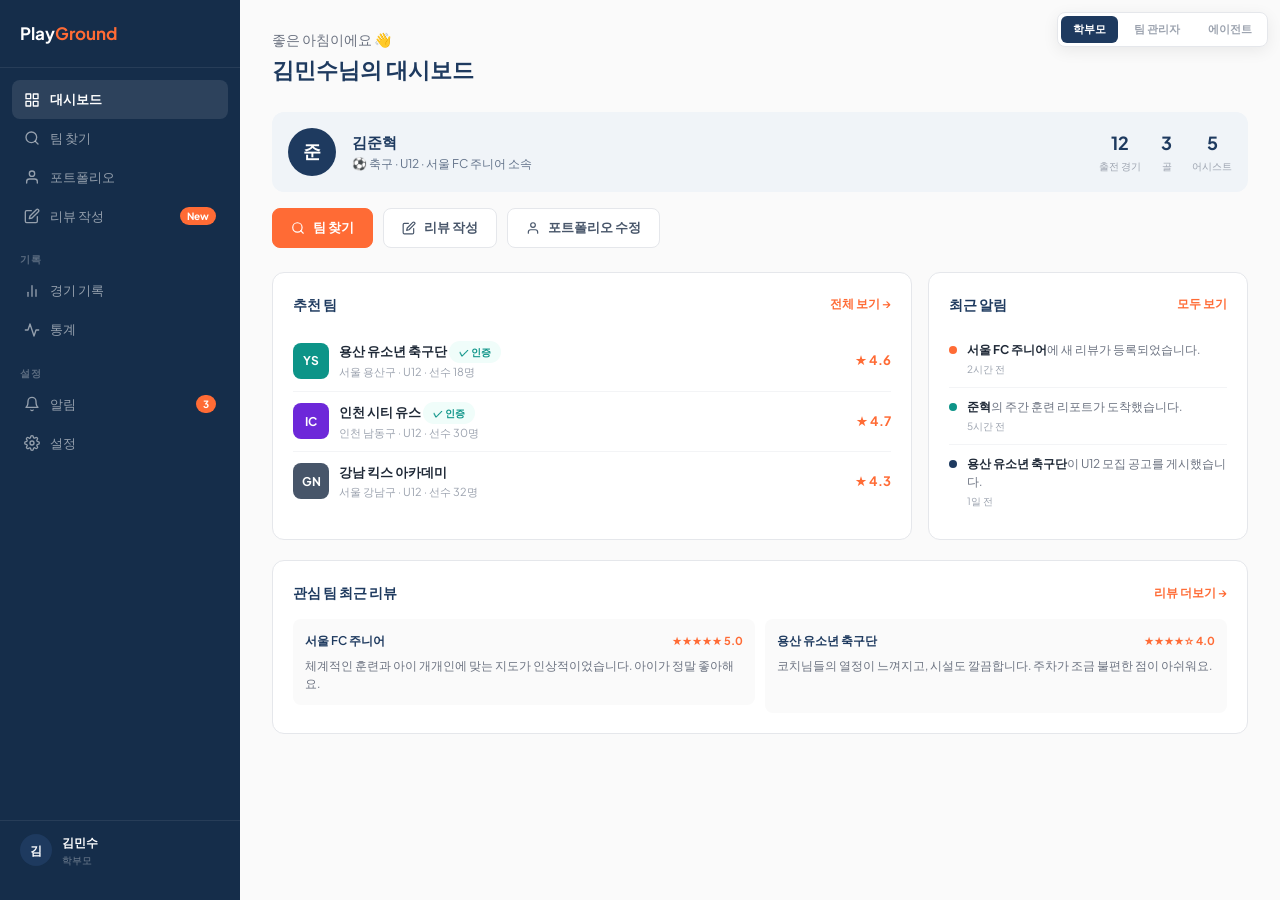
<file: Others/Template/Dashboard.Preview.html>
<!DOCTYPE html>
<html lang="ko">
<head>
    <meta charset="UTF-8">
    <meta name="viewport" content="width=device-width, initial-scale=1.0">
    <title>PlayGround — Dashboard</title>
    <link href="https://fonts.googleapis.com/css2?family=Plus+Jakarta+Sans:wght@400;500;600;700&family=Pretendard:wght@400;500;600;700&display=swap" rel="stylesheet">
    <style>
        :root {
            --navy: #1E3A5F; --navy-light: #2A4A73; --navy-dark: #152D4A;
            --navy-subtle: #F0F4F8; --slate: #475569; --slate-light: #64748B;
            --accent: #FF6B35; --accent-hover: #E55A2B; --accent-subtle: #FFF7F3;
            --trust: #0D9488; --trust-subtle: #F0FDFA;
            --violet: #6D28D9; --violet-subtle: #F5F3FF;
            --success: #16A34A; --warning: #D97706; --error: #DC2626;
            --bg: #FAFAFA; --surface: #FFFFFF; --surface-alt: #F8FAFC;
            --text-primary: #1F2937; --text-secondary: #6B7280; --text-light: #9CA3AF;
            --border: #E5E7EB; --border-light: #F3F4F6;
            --shadow: 0 4px 16px rgba(0,0,0,0.07); --shadow-sm: 0 1px 3px rgba(0,0,0,0.05);
            --radius: 12px; --radius-sm: 8px;
        }
        * { margin: 0; padding: 0; box-sizing: border-box; }
        body { font-family: 'Plus Jakarta Sans','Pretendard',-apple-system,sans-serif; background: var(--bg); color: var(--text-primary); line-height: 1.6; }

        /* ─── SIDEBAR ─── */
        .layout { display: flex; min-height: 100vh; }
        .sidebar {
            width: 240px; background: var(--navy-dark); padding: 20px 0; display: flex;
            flex-direction: column; flex-shrink: 0; position: fixed; top: 0; bottom: 0; z-index: 50;
        }
        .sb-logo { padding: 0 20px 20px; font-size: 17px; font-weight: 700; color: #fff; border-bottom: 1px solid rgba(255,255,255,0.08); margin-bottom: 12px; }
        .sb-logo span { color: var(--accent); }
        .sb-section { padding: 0 12px; margin-bottom: 8px; }
        .sb-label { font-size: 10px; font-weight: 700; color: rgba(255,255,255,0.3); letter-spacing: 1px; text-transform: uppercase; padding: 8px 8px 4px; }
        .sb-item {
            display: flex; align-items: center; gap: 10px; padding: 9px 12px; border-radius: var(--radius-sm);
            font-size: 13px; font-weight: 500; color: rgba(255,255,255,0.55); cursor: pointer; transition: all 0.12s;
        }
        .sb-item:hover { background: rgba(255,255,255,0.06); color: rgba(255,255,255,0.8); }
        .sb-item.active { background: rgba(255,255,255,0.1); color: #fff; font-weight: 600; }
        .sb-item svg { width: 16px; height: 16px; stroke: currentColor; fill: none; stroke-width: 2; stroke-linecap: round; stroke-linejoin: round; flex-shrink: 0; }
        .sb-badge { margin-left: auto; padding: 1px 7px; border-radius: 100px; font-size: 10px; font-weight: 700; background: var(--accent); color: #fff; }
        .sb-footer { margin-top: auto; padding: 12px 20px; border-top: 1px solid rgba(255,255,255,0.08); }
        .sb-user { display: flex; align-items: center; gap: 10px; }
        .sb-avatar { width: 32px; height: 32px; border-radius: 50%; background: var(--navy); display: flex; align-items: center; justify-content: center; font-size: 12px; font-weight: 700; color: #fff; }
        .sb-user-info { flex: 1; }
        .sb-user-name { font-size: 12px; font-weight: 600; color: #fff; }
        .sb-user-role { font-size: 10px; color: rgba(255,255,255,0.4); }

        /* ─── MAIN ─── */
        .main { flex: 1; margin-left: 240px; }

        /* ─── TOPBAR ─── */
    .topbar { display: none; }
        .topbar-search {
            display: flex; align-items: center; gap: 8px; padding: 8px 14px; border-radius: var(--radius-sm);
            background: var(--bg); border: 1px solid var(--border); width: 360px;
        }
        .topbar-search svg { width: 16px; height: 16px; stroke: var(--text-light); fill: none; stroke-width: 2; }
        .topbar-search input {
            border: none; background: transparent; font-size: 13px; font-family: inherit;
            color: var(--text-primary); outline: none; width: 100%;
        }
        .topbar-search input::placeholder { color: var(--text-light); }
        .topbar-actions { display: flex; align-items: center; gap: 12px; }
        .topbar-btn {
            width: 36px; height: 36px; border-radius: var(--radius-sm); border: 1px solid var(--border);
            background: var(--surface); display: flex; align-items: center; justify-content: center;
            cursor: pointer; position: relative; transition: all 0.12s;
        }
        .topbar-btn:hover { border-color: var(--navy); }
        .topbar-btn svg { width: 16px; height: 16px; stroke: var(--slate); fill: none; stroke-width: 2; }
        .notif-dot { position: absolute; top: 6px; right: 6px; width: 7px; height: 7px; border-radius: 50%; background: var(--accent); border: 2px solid var(--surface); }

        /* ─── ROLE SWITCH ─── */
        .role-switch {
            position: fixed; top: 12px; right: 12px; z-index: 100; display: flex; gap: 4px;
            background: var(--surface); border: 1px solid var(--border); border-radius: var(--radius-sm);
            padding: 3px; box-shadow: var(--shadow);
        }
        .role-btn {
            padding: 6px 12px; border-radius: 6px; font-size: 11px; font-weight: 600;
            cursor: pointer; border: none; background: transparent; color: var(--text-light);
            font-family: inherit; transition: all 0.12s;
        }
        .role-btn.active { background: var(--navy); color: #fff; }

        /* ─── CONTENT ─── */
        .content { padding: 28px 32px; }
        .page-header { margin-bottom: 24px; }
        .page-greeting { font-size: 14px; color: var(--text-secondary); margin-bottom: 2px; }
        .page-title { font-size: 22px; font-weight: 700; color: var(--navy); }

        /* ─── KPI CARDS ─── */
        .kpi-grid { display: grid; grid-template-columns: repeat(4,1fr); gap: 14px; margin-bottom: 24px; }
        .kpi-card {
            background: var(--surface); border: 1px solid var(--border); border-radius: var(--radius);
            padding: 18px 20px; transition: all 0.12s;
        }
        .kpi-card:hover { box-shadow: var(--shadow-sm); }
        .kpi-top { display: flex; align-items: center; justify-content: space-between; margin-bottom: 10px; }
        .kpi-icon {
            width: 36px; height: 36px; border-radius: var(--radius-sm); display: flex;
            align-items: center; justify-content: center;
        }
        .kpi-icon svg { width: 18px; height: 18px; fill: none; stroke-width: 2; stroke-linecap: round; stroke-linejoin: round; }
        .kpi-change { font-size: 11px; font-weight: 600; padding: 2px 8px; border-radius: 100px; }
        .kpi-up { background: #ECFDF5; color: var(--success); }
        .kpi-down { background: #FEF2F2; color: var(--error); }
        .kpi-neutral { background: var(--border-light); color: var(--text-light); }
        .kpi-value { font-size: 26px; font-weight: 700; color: var(--text-primary); margin-bottom: 2px; }
        .kpi-label { font-size: 12px; color: var(--text-light); }

        /* ─── CARDS / PANELS ─── */
        .grid-2 { display: grid; grid-template-columns: 2fr 1fr; gap: 16px; margin-bottom: 20px; }
        .grid-equal { display: grid; grid-template-columns: 1fr 1fr; gap: 16px; margin-bottom: 20px; }
        .panel {
            background: var(--surface); border: 1px solid var(--border); border-radius: var(--radius); padding: 20px;
        }
        .panel-header { display: flex; align-items: center; justify-content: space-between; margin-bottom: 16px; }
        .panel-title { font-size: 14px; font-weight: 700; color: var(--navy); }
        .panel-link { font-size: 12px; font-weight: 600; color: var(--accent); cursor: pointer; text-decoration: none; }
        .panel-link:hover { text-decoration: underline; }

        /* ─── QUICK ACTIONS ─── */
        .quick-actions { display: flex; gap: 10px; margin-bottom: 24px; }
        .qa-btn {
            display: flex; align-items: center; gap: 8px; padding: 10px 18px; border-radius: var(--radius-sm);
            font-size: 13px; font-weight: 600; border: 1.5px solid var(--border); background: var(--surface);
            color: var(--slate); cursor: pointer; font-family: inherit; transition: all 0.12s;
        }
        .qa-btn:hover { border-color: var(--navy); color: var(--navy); }
        .qa-btn.primary { background: var(--accent); border-color: var(--accent); color: #fff; }
        .qa-btn.primary:hover { background: var(--accent-hover); }
        .qa-btn svg { width: 14px; height: 14px; stroke: currentColor; fill: none; stroke-width: 2; }

        /* ─── TABLE ─── */
        .data-table { width: 100%; border-collapse: collapse; }
        .data-table th {
            text-align: left; font-size: 11px; font-weight: 600; color: var(--text-light);
            padding: 8px 12px; border-bottom: 1px solid var(--border); text-transform: uppercase; letter-spacing: 0.5px;
        }
        .data-table td {
            padding: 10px 12px; font-size: 13px; color: var(--text-primary); border-bottom: 1px solid var(--border-light);
        }
        .data-table tr:last-child td { border-bottom: none; }
        .data-table tr:hover td { background: var(--bg); }

        /* ─── STATUS / BADGES ─── */
        .status { display: inline-flex; align-items: center; gap: 4px; padding: 3px 10px; border-radius: 100px; font-size: 11px; font-weight: 600; }
        .status-active { background: #ECFDF5; color: var(--success); }
        .status-injury { background: #FEF2F2; color: var(--error); }
        .status-pending { background: #FFFBEB; color: var(--warning); }
        .status-verified { background: var(--trust-subtle); color: var(--trust); }

        /* ─── SCHEDULE ITEM ─── */
        .schedule-item { display: flex; gap: 12px; padding: 10px 0; border-bottom: 1px solid var(--border-light); }
        .schedule-item:last-child { border-bottom: none; }
        .sch-date {
            width: 44px; height: 44px; border-radius: var(--radius-sm); background: var(--navy-subtle);
            display: flex; flex-direction: column; align-items: center; justify-content: center; flex-shrink: 0;
        }
        .sch-day { font-size: 16px; font-weight: 700; color: var(--navy); line-height: 1; }
        .sch-month { font-size: 9px; font-weight: 600; color: var(--slate-light); }
        .sch-info { flex: 1; }
        .sch-title { font-size: 13px; font-weight: 600; color: var(--text-primary); }
        .sch-meta { font-size: 11px; color: var(--text-light); }
        .sch-type { padding: 2px 8px; border-radius: 100px; font-size: 10px; font-weight: 600; }
        .sch-match { background: var(--accent-subtle); color: var(--accent); }
        .sch-train { background: var(--navy-subtle); color: var(--navy); }

        /* ─── TEAM CARD (parent) ─── */
        .team-rec { display: flex; gap: 10px; padding: 10px 0; border-bottom: 1px solid var(--border-light); align-items: center; }
        .team-rec:last-child { border-bottom: none; }
        .tr-avatar { width: 36px; height: 36px; border-radius: var(--radius-sm); display: flex; align-items: center; justify-content: center; font-size: 12px; font-weight: 700; color: #fff; flex-shrink: 0; }
        .tr-info { flex: 1; }
        .tr-name { font-size: 13px; font-weight: 600; color: var(--text-primary); }
        .tr-meta { font-size: 11px; color: var(--text-light); }
        .tr-rating { font-size: 13px; font-weight: 700; color: var(--accent); }

        /* ─── NOTIFICATION ITEM ─── */
        .notif-item { display: flex; gap: 10px; padding: 10px 0; border-bottom: 1px solid var(--border-light); }
        .notif-item:last-child { border-bottom: none; }
        .notif-dot-icon { width: 8px; height: 8px; border-radius: 50%; margin-top: 5px; flex-shrink: 0; }
        .notif-text { font-size: 12px; color: var(--text-secondary); line-height: 1.5; }
        .notif-text strong { color: var(--text-primary); }
        .notif-time { font-size: 10px; color: var(--text-light); margin-top: 2px; }

        /* ─── REVIEW PREVIEW ─── */
        .review-mini { padding: 12px; background: var(--bg); border-radius: var(--radius-sm); margin-bottom: 8px; }
        .review-mini:last-child { margin-bottom: 0; }
        .rm-header { display: flex; align-items: center; justify-content: space-between; margin-bottom: 6px; }
        .rm-team { font-size: 12px; font-weight: 600; color: var(--navy); }
        .rm-stars { font-size: 11px; color: var(--accent); font-weight: 700; }
        .rm-body { font-size: 12px; color: var(--text-secondary); line-height: 1.5; }

        /* ─── AGENT CARDS ─── */
        .agent-player { display: flex; align-items: center; gap: 12px; padding: 10px 0; border-bottom: 1px solid var(--border-light); }
        .agent-player:last-child { border-bottom: none; }
        .ap-avatar { width: 36px; height: 36px; border-radius: 50%; background: var(--navy-subtle); display: flex; align-items: center; justify-content: center; font-size: 13px; font-weight: 700; color: var(--navy); }
        .ap-info { flex: 1; }
        .ap-name { font-size: 13px; font-weight: 600; }
        .ap-meta { font-size: 11px; color: var(--text-light); }
        .ap-status { font-size: 11px; font-weight: 600; }

        /* ─── CHILD STATUS (Parent) ─── */
        .child-card {
            display: flex; align-items: center; gap: 16px; padding: 16px; background: var(--navy-subtle);
            border-radius: var(--radius); margin-bottom: 16px;
        }
        .child-avatar { width: 48px; height: 48px; border-radius: 50%; background: var(--navy); display: flex; align-items: center; justify-content: center; font-size: 18px; font-weight: 700; color: #fff; }
        .child-info { flex: 1; }
        .child-name { font-size: 15px; font-weight: 700; color: var(--navy); }
        .child-meta { font-size: 12px; color: var(--slate-light); }
        .child-stats { display: flex; gap: 20px; }
        .cs-item { text-align: center; }
        .cs-num { font-size: 18px; font-weight: 700; color: var(--navy); }
        .cs-label { font-size: 10px; color: var(--text-light); }

        @media (max-width: 1024px) {
            .sidebar { display: none; }
            .main { margin-left: 0; }
            .kpi-grid { grid-template-columns: repeat(2,1fr); }
            .grid-2, .grid-equal { grid-template-columns: 1fr; }
            .content { padding: 20px 16px; }
            .topbar { padding: 12px 16px; }
            .topbar-search { width: 200px; }
        }
    </style>
</head>
<body>

<!-- ROLE SWITCH -->
<div class="role-switch">
    <button class="role-btn active" onclick="switchRole('parent')">학부모</button>
    <button class="role-btn" onclick="switchRole('team')">팀 관리자</button>
    <button class="role-btn" onclick="switchRole('agent')">에이전트</button>
</div>

<div class="layout">

<!-- ═══ SIDEBAR ═══ -->
<nav class="sidebar" id="sidebar">
    <div class="sb-logo">Play<span>Ground</span></div>

    <!-- Parent sidebar -->
    <div id="sidebarParent">
        <div class="sb-section">
            <div class="sb-item active"><svg viewBox="0 0 24 24"><rect x="3" y="3" width="7" height="7"/><rect x="14" y="3" width="7" height="7"/><rect x="14" y="14" width="7" height="7"/><rect x="3" y="14" width="7" height="7"/></svg>대시보드</div>
            <div class="sb-item"><svg viewBox="0 0 24 24"><circle cx="11" cy="11" r="8"/><line x1="21" y1="21" x2="16.65" y2="16.65"/></svg>팀 찾기</div>
            <div class="sb-item"><svg viewBox="0 0 24 24"><path d="M20 21v-2a4 4 0 0 0-4-4H8a4 4 0 0 0-4 4v2"/><circle cx="12" cy="7" r="4"/></svg>포트폴리오</div>
            <div class="sb-item"><svg viewBox="0 0 24 24"><path d="M11 4H4a2 2 0 0 0-2 2v14a2 2 0 0 0 2 2h14a2 2 0 0 0 2-2v-7"/><path d="M18.5 2.5a2.121 2.121 0 0 1 3 3L12 15l-4 1 1-4 9.5-9.5z"/></svg>리뷰 작성<span class="sb-badge">New</span></div>
        </div>
        <div class="sb-section">
            <div class="sb-label">기록</div>
            <div class="sb-item"><svg viewBox="0 0 24 24"><line x1="18" y1="20" x2="18" y2="10"/><line x1="12" y1="20" x2="12" y2="4"/><line x1="6" y1="20" x2="6" y2="14"/></svg>경기 기록</div>
            <div class="sb-item"><svg viewBox="0 0 24 24"><polyline points="22 12 18 12 15 21 9 3 6 12 2 12"/></svg>통계</div>
        </div>
        <div class="sb-section">
            <div class="sb-label">설정</div>
            <div class="sb-item"><svg viewBox="0 0 24 24"><path d="M18 8A6 6 0 0 0 6 8c0 7-3 9-3 9h18s-3-2-3-9"/><path d="M13.73 21a2 2 0 0 1-3.46 0"/></svg>알림<span class="sb-badge">3</span></div>
            <div class="sb-item"><svg viewBox="0 0 24 24"><circle cx="12" cy="12" r="3"/><path d="M19.4 15a1.65 1.65 0 0 0 .33 1.82l.06.06a2 2 0 0 1-2.83 2.83l-.06-.06a1.65 1.65 0 0 0-1.82-.33 1.65 1.65 0 0 0-1 1.51V21a2 2 0 0 1-4 0v-.09A1.65 1.65 0 0 0 9 19.4a1.65 1.65 0 0 0-1.82.33l-.06.06a2 2 0 0 1-2.83-2.83l.06-.06A1.65 1.65 0 0 0 4.68 15a1.65 1.65 0 0 0-1.51-1H3a2 2 0 0 1 0-4h.09A1.65 1.65 0 0 0 4.6 9a1.65 1.65 0 0 0-.33-1.82l-.06-.06a2 2 0 0 1 2.83-2.83l.06.06A1.65 1.65 0 0 0 9 4.68a1.65 1.65 0 0 0 1-1.51V3a2 2 0 0 1 4 0v.09a1.65 1.65 0 0 0 1 1.51 1.65 1.65 0 0 0 1.82-.33l.06-.06a2 2 0 0 1 2.83 2.83l-.06.06A1.65 1.65 0 0 0 19.4 9a1.65 1.65 0 0 0 1.51 1H21a2 2 0 0 1 0 4h-.09a1.65 1.65 0 0 0-1.51 1z"/></svg>설정</div>
        </div>
    </div>

    <!-- Team sidebar -->
    <div id="sidebarTeam" style="display:none;">
        <div class="sb-section">
            <div class="sb-item active"><svg viewBox="0 0 24 24"><rect x="3" y="3" width="7" height="7"/><rect x="14" y="3" width="7" height="7"/><rect x="14" y="14" width="7" height="7"/><rect x="3" y="14" width="7" height="7"/></svg>대시보드</div>
            <div class="sb-item"><svg viewBox="0 0 24 24"><path d="M17 21v-2a4 4 0 0 0-4-4H5a4 4 0 0 0-4 4v2"/><circle cx="9" cy="7" r="4"/><path d="M23 21v-2a4 4 0 0 0-3-3.87"/><path d="M16 3.13a4 4 0 0 1 0 7.75"/></svg>선수단 관리</div>
            <div class="sb-item"><svg viewBox="0 0 24 24"><path d="M16 21v-2a4 4 0 0 0-4-4H5a4 4 0 0 0-4 4v2"/><circle cx="8.5" cy="7" r="4"/><line x1="20" y1="8" x2="20" y2="14"/><line x1="23" y1="11" x2="17" y2="11"/></svg>모집 공고<span class="sb-badge">5</span></div>
            <div class="sb-item"><svg viewBox="0 0 24 24"><rect x="3" y="4" width="18" height="18" rx="2" ry="2"/><line x1="16" y1="2" x2="16" y2="6"/><line x1="8" y1="2" x2="8" y2="6"/><line x1="3" y1="10" x2="21" y2="10"/></svg>경기 일정</div>
        </div>
        <div class="sb-section">
            <div class="sb-label">운영</div>
            <div class="sb-item"><svg viewBox="0 0 24 24"><path d="M21 15a2 2 0 0 1-2 2H7l-4 4V5a2 2 0 0 1 2-2h14a2 2 0 0 1 2 2z"/></svg>메시지<span class="sb-badge">2</span></div>
            <div class="sb-item"><svg viewBox="0 0 24 24"><line x1="18" y1="20" x2="18" y2="10"/><line x1="12" y1="20" x2="12" y2="4"/><line x1="6" y1="20" x2="6" y2="14"/></svg>통계</div>
            <div class="sb-item"><svg viewBox="0 0 24 24"><circle cx="12" cy="12" r="3"/><path d="M19.4 15a1.65 1.65 0 0 0 .33 1.82l.06.06a2 2 0 0 1-2.83 2.83l-.06-.06a1.65 1.65 0 0 0-1.82-.33"/></svg>설정</div>
        </div>
    </div>

    <!-- Agent sidebar -->
    <div id="sidebarAgent" style="display:none;">
        <div class="sb-section">
            <div class="sb-item active"><svg viewBox="0 0 24 24"><rect x="3" y="3" width="7" height="7"/><rect x="14" y="3" width="7" height="7"/><rect x="14" y="14" width="7" height="7"/><rect x="3" y="14" width="7" height="7"/></svg>대시보드</div>
            <div class="sb-item"><svg viewBox="0 0 24 24"><circle cx="11" cy="11" r="8"/><line x1="21" y1="21" x2="16.65" y2="16.65"/></svg>선수 검색</div>
            <div class="sb-item"><svg viewBox="0 0 24 24"><path d="M17 21v-2a4 4 0 0 0-4-4H5a4 4 0 0 0-4 4v2"/><circle cx="9" cy="7" r="4"/></svg>담당 선수</div>
            <div class="sb-item"><svg viewBox="0 0 24 24"><circle cx="12" cy="12" r="10"/><line x1="2" y1="12" x2="22" y2="12"/><path d="M12 2a15.3 15.3 0 0 1 4 10 15.3 15.3 0 0 1-4 10"/></svg>매칭 관리<span class="sb-badge">3</span></div>
        </div>
        <div class="sb-section">
            <div class="sb-label">소통</div>
            <div class="sb-item"><svg viewBox="0 0 24 24"><path d="M21 15a2 2 0 0 1-2 2H7l-4 4V5a2 2 0 0 1 2-2h14a2 2 0 0 1 2 2z"/></svg>메시지<span class="sb-badge">4</span></div>
            <div class="sb-item"><svg viewBox="0 0 24 24"><circle cx="12" cy="12" r="3"/></svg>설정</div>
        </div>
    </div>

    <div class="sb-footer">
        <div class="sb-user">
            <div class="sb-avatar" id="sbAvatar">김</div>
            <div class="sb-user-info">
                <div class="sb-user-name" id="sbName">김민수</div>
                <div class="sb-user-role" id="sbRole">학부모</div>
            </div>
        </div>
    </div>
</nav>

<!-- ═══ MAIN AREA ═══ -->
<div class="main">
    <!-- TOPBAR -->
    <div class="topbar">
        <div></div>
        <div class="topbar-actions">
            <div class="topbar-btn">
                <svg viewBox="0 0 24 24" stroke-linecap="round" stroke-linejoin="round"><path d="M18 8A6 6 0 0 0 6 8c0 7-3 9-3 9h18s-3-2-3-9"/><path d="M13.73 21a2 2 0 0 1-3.46 0"/></svg>
                <div class="notif-dot"></div>
            </div>
        </div>
    </div>

    <!-- ══ PARENT DASHBOARD ══ -->
    <div class="content" id="dashParent">
        <div class="page-header">
            <div class="page-greeting">좋은 아침이에요 👋</div>
            <div class="page-title">김민수님의 대시보드</div>
        </div>

        <!-- Child Status -->
        <div class="child-card">
            <div class="child-avatar">준</div>
            <div class="child-info">
                <div class="child-name">김준혁</div>
                <div class="child-meta">⚽ 축구 · U12 · 서울 FC 주니어 소속</div>
            </div>
            <div class="child-stats">
                <div class="cs-item"><div class="cs-num">12</div><div class="cs-label">출전 경기</div></div>
                <div class="cs-item"><div class="cs-num">3</div><div class="cs-label">골</div></div>
                <div class="cs-item"><div class="cs-num">5</div><div class="cs-label">어시스트</div></div>
            </div>
        </div>

        <!-- Quick Actions -->
        <div class="quick-actions">
            <button class="qa-btn primary"><svg viewBox="0 0 24 24" stroke-linecap="round" stroke-linejoin="round"><circle cx="11" cy="11" r="8"/><line x1="21" y1="21" x2="16.65" y2="16.65"/></svg>팀 찾기</button>
            <button class="qa-btn"><svg viewBox="0 0 24 24" stroke-linecap="round" stroke-linejoin="round"><path d="M11 4H4a2 2 0 0 0-2 2v14a2 2 0 0 0 2 2h14a2 2 0 0 0 2-2v-7"/><path d="M18.5 2.5a2.121 2.121 0 0 1 3 3L12 15l-4 1 1-4 9.5-9.5z"/></svg>리뷰 작성</button>
            <button class="qa-btn"><svg viewBox="0 0 24 24" stroke-linecap="round" stroke-linejoin="round"><path d="M20 21v-2a4 4 0 0 0-4-4H8a4 4 0 0 0-4 4v2"/><circle cx="12" cy="7" r="4"/></svg>포트폴리오 수정</button>
        </div>

        <div class="grid-2">
            <!-- 추천 팀 -->
            <div class="panel">
                <div class="panel-header"><div class="panel-title">추천 팀</div><a class="panel-link">전체 보기 →</a></div>
                <div class="team-rec"><div class="tr-avatar" style="background:var(--trust);">YS</div><div class="tr-info"><div class="tr-name">용산 유소년 축구단 <span class="status status-verified" style="font-size:10px;">✓ 인증</span></div><div class="tr-meta">서울 용산구 · U12 · 선수 18명</div></div><div class="tr-rating">★ 4.6</div></div>
                <div class="team-rec"><div class="tr-avatar" style="background:var(--violet);">IC</div><div class="tr-info"><div class="tr-name">인천 시티 유스 <span class="status status-verified" style="font-size:10px;">✓ 인증</span></div><div class="tr-meta">인천 남동구 · U12 · 선수 30명</div></div><div class="tr-rating">★ 4.7</div></div>
                <div class="team-rec"><div class="tr-avatar" style="background:var(--slate);">GN</div><div class="tr-info"><div class="tr-name">강남 킥스 아카데미</div><div class="tr-meta">서울 강남구 · U12 · 선수 32명</div></div><div class="tr-rating">★ 4.3</div></div>
            </div>
            <!-- 알림 -->
            <div class="panel">
                <div class="panel-header"><div class="panel-title">최근 알림</div><a class="panel-link">모두 보기</a></div>
                <div class="notif-item"><div class="notif-dot-icon" style="background:var(--accent);"></div><div><div class="notif-text"><strong>서울 FC 주니어</strong>에 새 리뷰가 등록되었습니다.</div><div class="notif-time">2시간 전</div></div></div>
                <div class="notif-item"><div class="notif-dot-icon" style="background:var(--trust);"></div><div><div class="notif-text"><strong>준혁</strong>의 주간 훈련 리포트가 도착했습니다.</div><div class="notif-time">5시간 전</div></div></div>
                <div class="notif-item"><div class="notif-dot-icon" style="background:var(--navy);"></div><div><div class="notif-text"><strong>용산 유소년 축구단</strong>이 U12 모집 공고를 게시했습니다.</div><div class="notif-time">1일 전</div></div></div>
            </div>
        </div>

        <!-- 최근 리뷰 -->
        <div class="panel">
            <div class="panel-header"><div class="panel-title">관심 팀 최근 리뷰</div><a class="panel-link">리뷰 더보기 →</a></div>
            <div style="display:grid; grid-template-columns:1fr 1fr; gap:10px;">
                <div class="review-mini"><div class="rm-header"><div class="rm-team">서울 FC 주니어</div><div class="rm-stars">★★★★★ 5.0</div></div><div class="rm-body">체계적인 훈련과 아이 개개인에 맞는 지도가 인상적이었습니다. 아이가 정말 좋아해요.</div></div>
                <div class="review-mini"><div class="rm-header"><div class="rm-team">용산 유소년 축구단</div><div class="rm-stars">★★★★☆ 4.0</div></div><div class="rm-body">코치님들의 열정이 느껴지고, 시설도 깔끔합니다. 주차가 조금 불편한 점이 아쉬워요.</div></div>
            </div>
        </div>
    </div>

    <!-- ══ TEAM ADMIN DASHBOARD ══ -->
    <div class="content" id="dashTeam" style="display:none;">
        <div class="page-header">
            <div class="page-greeting">안녕하세요 👋</div>
            <div class="page-title">서울 FC 주니어 대시보드</div>
        </div>

        <!-- KPI -->
        <div class="kpi-grid">
            <div class="kpi-card">
                <div class="kpi-top"><div class="kpi-icon" style="background:var(--navy-subtle);"><svg viewBox="0 0 24 24" stroke="var(--navy)"><path d="M17 21v-2a4 4 0 0 0-4-4H5a4 4 0 0 0-4 4v2"/><circle cx="9" cy="7" r="4"/><path d="M23 21v-2a4 4 0 0 0-3-3.87"/><path d="M16 3.13a4 4 0 0 1 0 7.75"/></svg></div><div class="kpi-change kpi-up">+2</div></div>
                <div class="kpi-value">24</div><div class="kpi-label">등록 선수</div>
            </div>
            <div class="kpi-card">
                <div class="kpi-top"><div class="kpi-icon" style="background:var(--accent-subtle);"><svg viewBox="0 0 24 24" stroke="var(--accent)"><rect x="3" y="4" width="18" height="18" rx="2" ry="2"/><line x1="16" y1="2" x2="16" y2="6"/><line x1="8" y1="2" x2="8" y2="6"/><line x1="3" y1="10" x2="21" y2="10"/></svg></div><div class="kpi-change kpi-neutral">이번 달</div></div>
                <div class="kpi-value">6</div><div class="kpi-label">경기 일정</div>
            </div>
            <div class="kpi-card">
                <div class="kpi-top"><div class="kpi-icon" style="background:#ECFDF5;"><svg viewBox="0 0 24 24" stroke="var(--success)"><polyline points="22 12 18 12 15 21 9 3 6 12 2 12"/></svg></div><div class="kpi-change kpi-up">+8%</div></div>
                <div class="kpi-value">68%</div><div class="kpi-label">시즌 승률</div>
            </div>
            <div class="kpi-card">
                <div class="kpi-top"><div class="kpi-icon" style="background:var(--trust-subtle);"><svg viewBox="0 0 24 24" stroke="var(--trust)"><path d="M12 2l3.09 6.26L22 9.27l-5 4.87 1.18 6.88L12 17.77l-6.18 3.25L7 14.14 2 9.27l6.91-1.01L12 2z"/></svg></div><div class="kpi-change kpi-up">+0.2</div></div>
                <div class="kpi-value">4.8</div><div class="kpi-label">리뷰 평점</div>
            </div>
        </div>

        <!-- Quick Actions -->
        <div class="quick-actions">
            <button class="qa-btn primary"><svg viewBox="0 0 24 24" stroke-linecap="round" stroke-linejoin="round"><line x1="12" y1="5" x2="12" y2="19"/><line x1="5" y1="12" x2="19" y2="12"/></svg>모집 공고 작성</button>
            <button class="qa-btn"><svg viewBox="0 0 24 24" stroke-linecap="round" stroke-linejoin="round"><path d="M11 4H4a2 2 0 0 0-2 2v14a2 2 0 0 0 2 2h14a2 2 0 0 0 2-2v-7"/></svg>경기 결과 입력</button>
            <button class="qa-btn"><svg viewBox="0 0 24 24" stroke-linecap="round" stroke-linejoin="round"><path d="M21 15a2 2 0 0 1-2 2H7l-4 4V5a2 2 0 0 1 2-2h14a2 2 0 0 1 2 2z"/></svg>메시지</button>
        </div>

        <div class="grid-2">
            <!-- 선수단 -->
            <div class="panel">
                <div class="panel-header"><div class="panel-title">선수단 현황</div><a class="panel-link">전체 보기 →</a></div>
                <table class="data-table">
                    <thead><tr><th>선수</th><th>포지션</th><th>연령</th><th>상태</th><th>최근 활동</th></tr></thead>
                    <tbody>
                        <tr><td style="font-weight:600;">김준혁</td><td>MF</td><td>U12</td><td><span class="status status-active">정상</span></td><td style="color:var(--text-light);font-size:12px;">2일 전 경기 출전</td></tr>
                        <tr><td style="font-weight:600;">이서준</td><td>FW</td><td>U12</td><td><span class="status status-active">정상</span></td><td style="color:var(--text-light);font-size:12px;">3일 전 훈련 참여</td></tr>
                        <tr><td style="font-weight:600;">박도윤</td><td>DF</td><td>U12</td><td><span class="status status-injury">부상</span></td><td style="color:var(--text-light);font-size:12px;">1주 전 부상 등록</td></tr>
                        <tr><td style="font-weight:600;">최시우</td><td>GK</td><td>U12</td><td><span class="status status-active">정상</span></td><td style="color:var(--text-light);font-size:12px;">2일 전 경기 출전</td></tr>
                        <tr><td style="font-weight:600;">정예준</td><td>MF</td><td>U12</td><td><span class="status status-pending">대기</span></td><td style="color:var(--text-light);font-size:12px;">신규 등록</td></tr>
                    </tbody>
                </table>
            </div>
            <!-- 일정 -->
            <div class="panel">
                <div class="panel-header"><div class="panel-title">이번 주 일정</div><a class="panel-link">캘린더 →</a></div>
                <div class="schedule-item"><div class="sch-date"><div class="sch-day">27</div><div class="sch-month">FEB</div></div><div class="sch-info"><div class="sch-title">vs 용산 유소년 <span class="sch-type sch-match">경기</span></div><div class="sch-meta">14:00 · 서울종합운동장 보조구장</div></div></div>
                <div class="schedule-item"><div class="sch-date"><div class="sch-day">28</div><div class="sch-month">FEB</div></div><div class="sch-info"><div class="sch-title">오전 훈련 <span class="sch-type sch-train">훈련</span></div><div class="sch-meta">09:00 · 강남 축구센터</div></div></div>
                <div class="schedule-item"><div class="sch-date"><div class="sch-day">01</div><div class="sch-month">MAR</div></div><div class="sch-info"><div class="sch-title">vs 인천 시티 유스 <span class="sch-type sch-match">경기</span></div><div class="sch-meta">10:00 · 인천 남동체육관</div></div></div>
                <div class="schedule-item"><div class="sch-date"><div class="sch-day">02</div><div class="sch-month">MAR</div></div><div class="sch-info"><div class="sch-title">오후 훈련 <span class="sch-type sch-train">훈련</span></div><div class="sch-meta">15:00 · 강남 축구센터</div></div></div>
            </div>
        </div>

        <!-- 모집 현황 -->
        <div class="panel">
            <div class="panel-header"><div class="panel-title">모집 현황</div><a class="panel-link">관리하기 →</a></div>
            <table class="data-table">
                <thead><tr><th>공고</th><th>포지션</th><th>지원자</th><th>새 문의</th><th>상태</th><th>마감일</th></tr></thead>
                <tbody>
                    <tr><td style="font-weight:600;">2025 상반기 U12 신입 모집</td><td>MF, FW</td><td><strong>12</strong>명</td><td><span class="sb-badge" style="font-size:11px;">3</span></td><td><span class="status status-active">모집중</span></td><td style="color:var(--text-light);">2025.03.15</td></tr>
                    <tr><td style="font-weight:600;">GK 특별 모집</td><td>GK</td><td><strong>4</strong>명</td><td>—</td><td><span class="status status-pending">심사중</span></td><td style="color:var(--text-light);">2025.03.01</td></tr>
                </tbody>
            </table>
        </div>
    </div>

    <!-- ══ AGENT DASHBOARD ══ -->
    <div class="content" id="dashAgent" style="display:none;">
        <div class="page-header">
            <div class="page-greeting">안녕하세요 👋</div>
            <div class="page-title">에이전트 대시보드</div>
        </div>

        <!-- KPI -->
        <div class="kpi-grid">
            <div class="kpi-card">
                <div class="kpi-top"><div class="kpi-icon" style="background:var(--violet-subtle);"><svg viewBox="0 0 24 24" stroke="var(--violet)"><path d="M17 21v-2a4 4 0 0 0-4-4H5a4 4 0 0 0-4 4v2"/><circle cx="9" cy="7" r="4"/></svg></div><div class="kpi-change kpi-up">+1</div></div>
                <div class="kpi-value">8</div><div class="kpi-label">담당 선수</div>
            </div>
            <div class="kpi-card">
                <div class="kpi-top"><div class="kpi-icon" style="background:var(--accent-subtle);"><svg viewBox="0 0 24 24" stroke="var(--accent)"><circle cx="12" cy="12" r="10"/><line x1="2" y1="12" x2="22" y2="12"/><path d="M12 2a15.3 15.3 0 0 1 4 10 15.3 15.3 0 0 1-4 10"/></svg></div><div class="kpi-change kpi-neutral">진행중</div></div>
                <div class="kpi-value">3</div><div class="kpi-label">매칭 진행</div>
            </div>
            <div class="kpi-card">
                <div class="kpi-top"><div class="kpi-icon" style="background:#ECFDF5;"><svg viewBox="0 0 24 24" stroke="var(--success)"><path d="M22 11.08V12a10 10 0 1 1-5.93-9.14"/><polyline points="22 4 12 14.01 9 11.01"/></svg></div><div class="kpi-change kpi-up">+2</div></div>
                <div class="kpi-value">12</div><div class="kpi-label">매칭 성사</div>
            </div>
            <div class="kpi-card">
                <div class="kpi-top"><div class="kpi-icon" style="background:var(--navy-subtle);"><svg viewBox="0 0 24 24" stroke="var(--navy)"><path d="M21 15a2 2 0 0 1-2 2H7l-4 4V5a2 2 0 0 1 2-2h14a2 2 0 0 1 2 2z"/></svg></div><div class="kpi-change kpi-neutral">4 안읽음</div></div>
                <div class="kpi-value">28</div><div class="kpi-label">메시지</div>
            </div>
        </div>

        <!-- Quick Actions -->
        <div class="quick-actions">
            <button class="qa-btn primary"><svg viewBox="0 0 24 24" stroke-linecap="round" stroke-linejoin="round"><circle cx="11" cy="11" r="8"/><line x1="21" y1="21" x2="16.65" y2="16.65"/></svg>선수 검색</button>
            <button class="qa-btn"><svg viewBox="0 0 24 24" stroke-linecap="round" stroke-linejoin="round"><line x1="12" y1="5" x2="12" y2="19"/><line x1="5" y1="12" x2="19" y2="12"/></svg>매칭 제안</button>
            <button class="qa-btn"><svg viewBox="0 0 24 24" stroke-linecap="round" stroke-linejoin="round"><path d="M21 15a2 2 0 0 1-2 2H7l-4 4V5a2 2 0 0 1 2-2h14a2 2 0 0 1 2 2z"/></svg>메시지</button>
        </div>

        <div class="grid-equal">
            <!-- 담당 선수 -->
            <div class="panel">
                <div class="panel-header"><div class="panel-title">담당 선수 현황</div><a class="panel-link">전체 보기 →</a></div>
                <div class="agent-player"><div class="ap-avatar">김</div><div class="ap-info"><div class="ap-name">김준혁</div><div class="ap-meta">⚽ U12 MF · 서울 FC 주니어</div></div><div class="ap-status" style="color:var(--trust);">매칭 완료</div></div>
                <div class="agent-player"><div class="ap-avatar">이</div><div class="ap-info"><div class="ap-name">이하린</div><div class="ap-meta">⚽ U15 FW · 무소속</div></div><div class="ap-status" style="color:var(--accent);">매칭 진행중</div></div>
                <div class="agent-player"><div class="ap-avatar">박</div><div class="ap-info"><div class="ap-name">박서연</div><div class="ap-meta">⚽ U12 DF · 무소속</div></div><div class="ap-status" style="color:var(--warning);">후보 탐색</div></div>
                <div class="agent-player"><div class="ap-avatar">최</div><div class="ap-info"><div class="ap-name">최도현</div><div class="ap-meta">⚾ U15 투수 · 부산 스타즈</div></div><div class="ap-status" style="color:var(--trust);">매칭 완료</div></div>
            </div>
            <!-- 추천 후보 -->
            <div class="panel">
                <div class="panel-header"><div class="panel-title">추천 후보</div><a class="panel-link">더 보기 →</a></div>
                <div class="team-rec"><div class="tr-avatar" style="background:var(--trust);">YS</div><div class="tr-info"><div class="tr-name">용산 유소년 축구단</div><div class="tr-meta">U12 MF 모집중 · 이하린 추천 적합도 92%</div></div><div class="tr-rating">★ 4.6</div></div>
                <div class="team-rec"><div class="tr-avatar" style="background:var(--navy);">FC</div><div class="tr-info"><div class="tr-name">성남 FC 유스</div><div class="tr-meta">U12 DF 모집중 · 박서연 추천 적합도 87%</div></div><div class="tr-rating">★ 4.5</div></div>
                <div class="team-rec"><div class="tr-avatar" style="background:var(--violet);">IC</div><div class="tr-info"><div class="tr-name">인천 시티 유스</div><div class="tr-meta">U15 FW 모집중 · 이하린 추천 적합도 85%</div></div><div class="tr-rating">★ 4.7</div></div>

                <div style="margin-top: 16px; padding-top: 16px; border-top: 1px solid var(--border-light);">
                    <div class="panel-title" style="font-size:13px; margin-bottom: 10px;">최근 메시지</div>
                    <div class="notif-item"><div class="notif-dot-icon" style="background:var(--accent);"></div><div><div class="notif-text"><strong>용산 유소년</strong> 코치가 이하린 선수 정보를 요청했습니다.</div><div class="notif-time">30분 전</div></div></div>
                    <div class="notif-item"><div class="notif-dot-icon" style="background:var(--navy);"></div><div><div class="notif-text"><strong>박서연</strong> 학부모가 팀 추천을 요청했습니다.</div><div class="notif-time">2시간 전</div></div></div>
                </div>
            </div>
        </div>
    </div>

</div>
</div>

<script>
function switchRole(role) {
    document.querySelectorAll('.role-btn').forEach(b => b.classList.remove('active'));
    event.target.classList.add('active');

    // Hide all dashboards & sidebars
    ['dashParent','dashTeam','dashAgent'].forEach(id => document.getElementById(id).style.display = 'none');
    ['sidebarParent','sidebarTeam','sidebarAgent'].forEach(id => document.getElementById(id).style.display = 'none');

    const map = {
        parent: { dash: 'dashParent', sb: 'sidebarParent', avatar: '김', name: '김민수', role: '학부모' },
        team: { dash: 'dashTeam', sb: 'sidebarTeam', avatar: 'FC', name: '서울 FC 주니어', role: '팀 관리자' },
        agent: { dash: 'dashAgent', sb: 'sidebarAgent', avatar: '이', name: '이정훈', role: '에이전트' }
    };

    const c = map[role];
    document.getElementById(c.dash).style.display = 'block';
    document.getElementById(c.sb).style.display = 'block';
    document.getElementById('sbAvatar').textContent = c.avatar;
    document.getElementById('sbName').textContent = c.name;
    document.getElementById('sbRole').textContent = c.role;
}
</script>
</body>
</html>
</file>
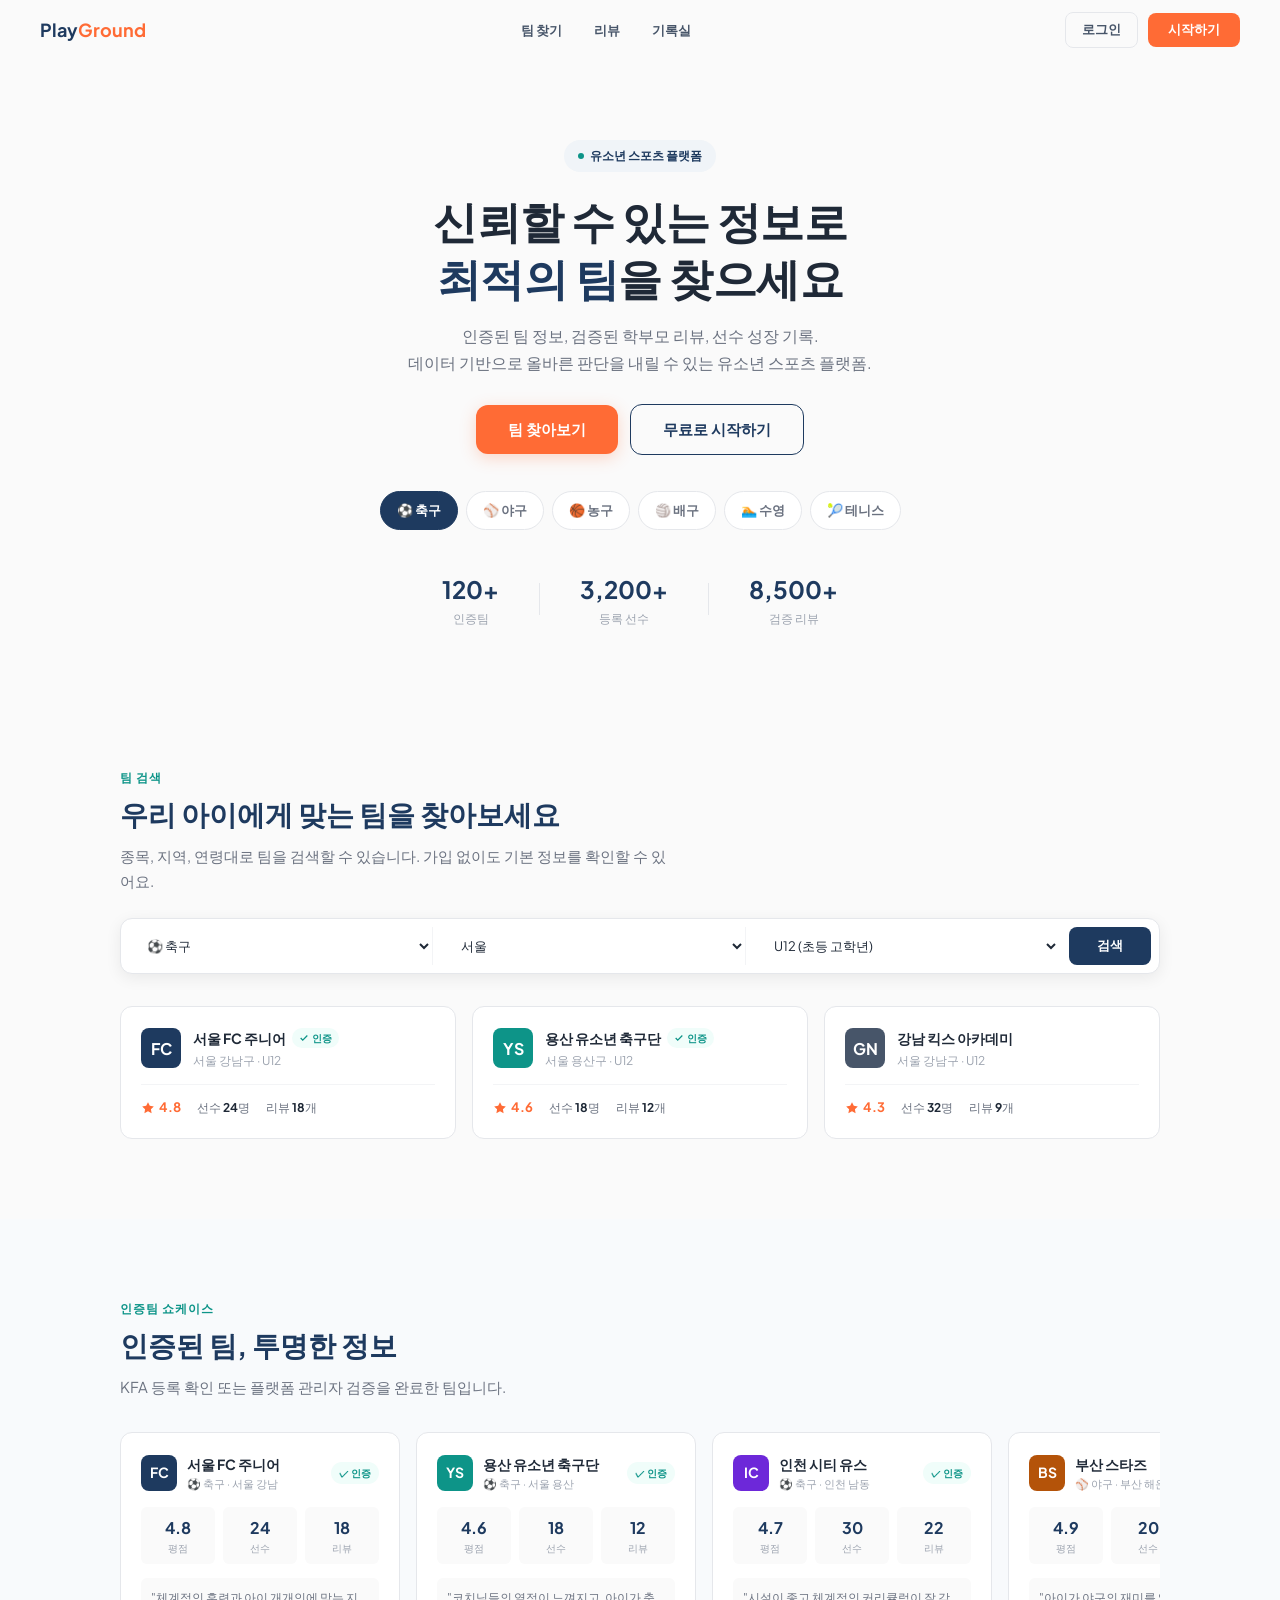
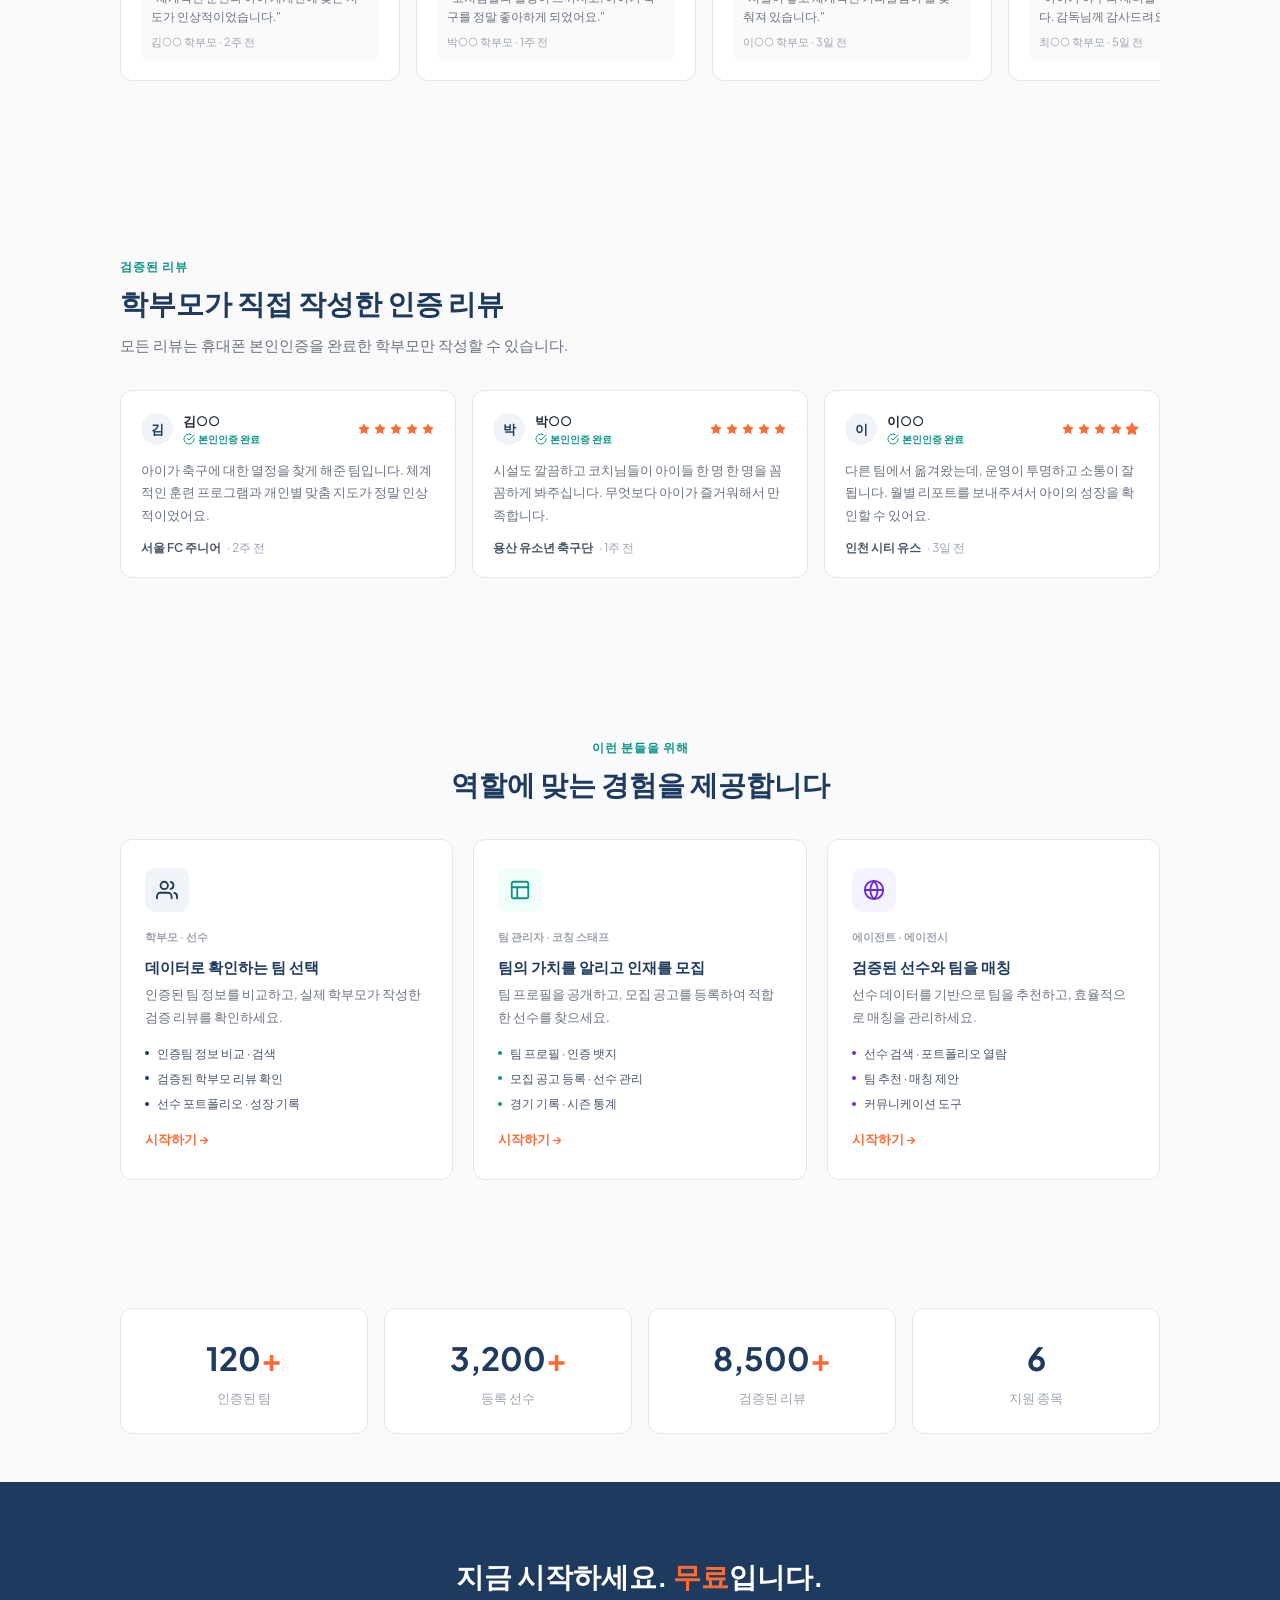
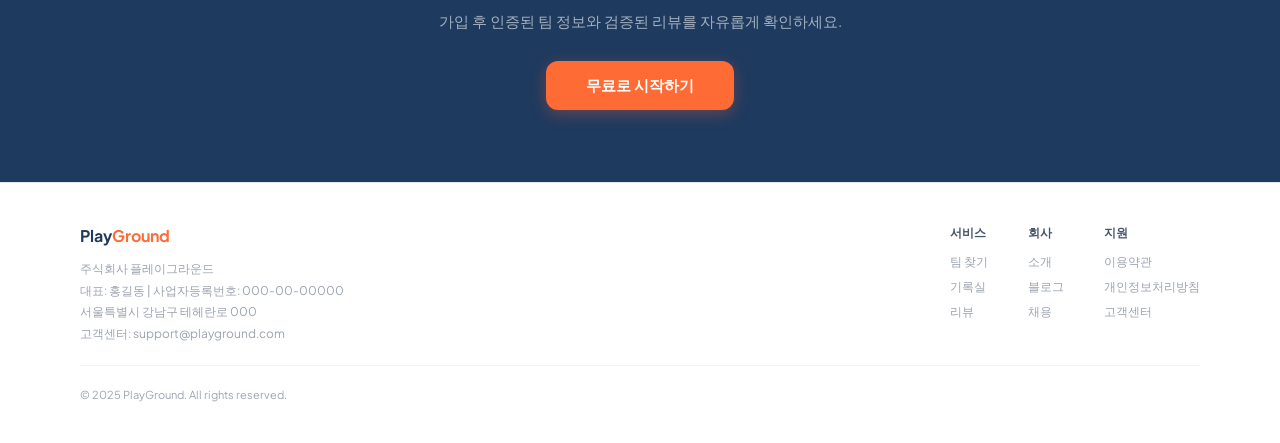
<file: Others/Template/Landing.Preview.html>
<!DOCTYPE html>
<html lang="ko">
<head>
    <meta charset="UTF-8">
    <meta name="viewport" content="width=device-width, initial-scale=1.0">
    <title>PlayGround — 신뢰할 수 있는 유소년 스포츠 플랫폼</title>
    <meta name="description" content="인증된 팀 정보, 검증된 학부모 리뷰, 선수 포트폴리오. 데이터 기반으로 최적의 팀을 찾으세요.">
    <link href="https://fonts.googleapis.com/css2?family=Plus+Jakarta+Sans:wght@400;500;600;700&family=Pretendard:wght@400;500;600;700&display=swap" rel="stylesheet">
    <style>
        /* ═══════════════════════════════════════
           PlayGround Landing Page
           Design: Trust + Clarity + Calm
           Primary: Deep Navy #1E3A5F
           ═══════════════════════════════════════ */

        :root {
            --navy: #1E3A5F;
            --navy-light: #2A4A73;
            --navy-dark: #152D4A;
            --navy-subtle: #F0F4F8;
            --slate: #475569;
            --slate-light: #64748B;
            --accent: #FF6B35;
            --accent-hover: #E55A2B;
            --accent-subtle: #FFF7F3;
            --trust: #0D9488;
            --trust-light: #14B8A6;
            --trust-subtle: #F0FDFA;
            --violet: #6D28D9;
            --violet-subtle: #F5F3FF;
            --bg: #FAFAFA;
            --surface: #FFFFFF;
            --surface-alt: #F8FAFC;
            --text-primary: #1F2937;
            --text-secondary: #6B7280;
            --text-light: #9CA3AF;
            --border: #E5E7EB;
            --border-light: #F3F4F6;
            --shadow-sm: 0 1px 3px rgba(0,0,0,0.05);
            --shadow: 0 4px 16px rgba(0,0,0,0.07);
            --shadow-lg: 0 8px 32px rgba(0,0,0,0.08);
            --radius: 12px;
            --radius-sm: 8px;
            --radius-lg: 16px;
        }

        * { margin: 0; padding: 0; box-sizing: border-box; }

        body {
            font-family: 'Plus Jakarta Sans', 'Pretendard', -apple-system, sans-serif;
            background: var(--bg);
            color: var(--text-primary);
            line-height: 1.6;
            -webkit-font-smoothing: antialiased;
        }

        /* ─── GNB ─── */
        .gnb {
            position: fixed;
            top: 0;
            left: 0;
            right: 0;
            z-index: 100;
            padding: 0 40px;
            height: 60px;
            display: flex;
            align-items: center;
            justify-content: space-between;
            transition: all 0.25s ease;
        }

        .gnb.scrolled {
            background: rgba(255,255,255,0.95);
            backdrop-filter: blur(12px);
            -webkit-backdrop-filter: blur(12px);
            box-shadow: 0 1px 8px rgba(0,0,0,0.06);
        }

        .gnb-logo {
            font-size: 18px;
            font-weight: 700;
            color: var(--navy);
            text-decoration: none;
        }
        .gnb-logo span { color: var(--accent); }

        .gnb-nav {
            display: flex;
            align-items: center;
            gap: 32px;
        }

        .gnb-link {
            font-size: 13px;
            font-weight: 600;
            color: var(--slate);
            text-decoration: none;
            transition: color 0.12s;
        }
        .gnb-link:hover { color: var(--navy); }

        .gnb-actions {
            display: flex;
            align-items: center;
            gap: 10px;
        }

        .btn-ghost {
            padding: 8px 16px;
            border-radius: var(--radius-sm);
            font-size: 13px;
            font-weight: 600;
            border: 1.5px solid var(--border);
            background: transparent;
            color: var(--slate);
            cursor: pointer;
            font-family: inherit;
            transition: all 0.12s;
        }
        .btn-ghost:hover { border-color: var(--navy); color: var(--navy); }

        .btn-cta {
            padding: 8px 20px;
            border-radius: var(--radius-sm);
            font-size: 13px;
            font-weight: 700;
            border: none;
            background: var(--accent);
            color: white;
            cursor: pointer;
            font-family: inherit;
            transition: all 0.15s;
        }
        .btn-cta:hover { background: var(--accent-hover); transform: translateY(-1px); }

        /* ─── SECTION COMMON ─── */
        .section { padding: 80px 40px; max-width: 1120px; margin: 0 auto; }
        .section-label {
            font-size: 12px;
            font-weight: 700;
            color: var(--trust);
            letter-spacing: 1px;
            text-transform: uppercase;
            margin-bottom: 8px;
        }
        .section-title {
            font-size: 28px;
            font-weight: 700;
            color: var(--navy);
            margin-bottom: 10px;
            line-height: 1.35;
        }
        .section-desc {
            font-size: 15px;
            color: var(--text-secondary);
            max-width: 560px;
            line-height: 1.7;
        }
        .section-center { text-align: center; }
        .section-center .section-desc { margin: 0 auto; }

        /* ─── HERO ─── */
        .hero {
            padding: 140px 40px 80px;
            max-width: 1120px;
            margin: 0 auto;
            text-align: center;
        }

        .hero-badge {
            display: inline-flex;
            align-items: center;
            gap: 6px;
            padding: 6px 14px;
            border-radius: 100px;
            background: var(--navy-subtle);
            font-size: 12px;
            font-weight: 600;
            color: var(--navy);
            margin-bottom: 20px;
        }
        .hero-badge-dot {
            width: 6px;
            height: 6px;
            border-radius: 50%;
            background: var(--trust);
        }

        .hero-title {
            font-size: 44px;
            font-weight: 700;
            color: var(--text-primary);
            line-height: 1.3;
            margin-bottom: 16px;
            letter-spacing: -0.5px;
        }
        .hero-title em {
            font-style: normal;
            color: var(--navy);
        }

        .hero-desc {
            font-size: 16px;
            color: var(--text-secondary);
            line-height: 1.7;
            max-width: 540px;
            margin: 0 auto 28px;
        }

        .hero-actions {
            display: flex;
            align-items: center;
            justify-content: center;
            gap: 12px;
            margin-bottom: 36px;
        }

        .btn-hero-primary {
            padding: 14px 32px;
            border-radius: var(--radius);
            font-size: 15px;
            font-weight: 700;
            border: none;
            background: var(--accent);
            color: white;
            cursor: pointer;
            font-family: inherit;
            transition: all 0.15s;
            box-shadow: 0 4px 16px rgba(255,107,53,0.25);
        }
        .btn-hero-primary:hover { background: var(--accent-hover); transform: translateY(-2px); box-shadow: 0 6px 20px rgba(255,107,53,0.3); }

        .btn-hero-secondary {
            padding: 14px 32px;
            border-radius: var(--radius);
            font-size: 15px;
            font-weight: 700;
            border: 1.5px solid var(--navy);
            background: transparent;
            color: var(--navy);
            cursor: pointer;
            font-family: inherit;
            transition: all 0.15s;
        }
        .btn-hero-secondary:hover { background: var(--navy); color: white; }

        /* Sport chips */
        .sport-chips {
            display: flex;
            align-items: center;
            justify-content: center;
            gap: 8px;
            margin-bottom: 40px;
            flex-wrap: wrap;
        }

        .sport-chip {
            padding: 8px 16px;
            border-radius: 100px;
            font-size: 13px;
            font-weight: 600;
            border: 1.5px solid var(--border);
            background: var(--surface);
            color: var(--text-secondary);
            cursor: pointer;
            transition: all 0.12s;
        }
        .sport-chip:hover { border-color: var(--navy); color: var(--navy); }
        .sport-chip.active { border-color: var(--navy); background: var(--navy); color: white; }

        /* Trust stats */
        .trust-stats {
            display: flex;
            align-items: center;
            justify-content: center;
            gap: 40px;
        }

        .trust-stat {
            text-align: center;
        }
        .trust-stat-num {
            font-size: 24px;
            font-weight: 700;
            color: var(--navy);
        }
        .trust-stat-label {
            font-size: 12px;
            color: var(--text-light);
            font-weight: 500;
        }

        .trust-stat-divider {
            width: 1px;
            height: 32px;
            background: var(--border);
        }

        /* ─── SEARCH SECTION ─── */
        .search-section {
            padding: 60px 40px 80px;
            max-width: 1120px;
            margin: 0 auto;
        }

        .search-bar {
            display: flex;
            align-items: center;
            gap: 10px;
            padding: 8px;
            background: var(--surface);
            border: 1.5px solid var(--border);
            border-radius: var(--radius);
            box-shadow: var(--shadow);
            margin-bottom: 32px;
        }

        .search-select {
            flex: 1;
            padding: 10px 14px;
            border: none;
            background: transparent;
            font-size: 13px;
            font-family: inherit;
            color: var(--text-primary);
            outline: none;
            cursor: pointer;
            border-right: 1px solid var(--border-light);
        }
        .search-select:last-of-type { border-right: none; }

        .search-btn {
            padding: 10px 28px;
            border-radius: var(--radius-sm);
            font-size: 13px;
            font-weight: 700;
            border: none;
            background: var(--navy);
            color: white;
            cursor: pointer;
            font-family: inherit;
            transition: all 0.12s;
            white-space: nowrap;
        }
        .search-btn:hover { background: var(--navy-light); }

        /* Team cards grid */
        .team-grid {
            display: grid;
            grid-template-columns: repeat(3, 1fr);
            gap: 16px;
        }

        .team-card {
            background: var(--surface);
            border: 1px solid var(--border);
            border-radius: var(--radius);
            padding: 20px;
            transition: all 0.15s ease;
            cursor: pointer;
        }
        .team-card:hover {
            border-color: var(--navy);
            box-shadow: var(--shadow);
            transform: translateY(-2px);
        }

        .tc-header {
            display: flex;
            align-items: center;
            gap: 12px;
            margin-bottom: 14px;
        }

        .tc-avatar {
            width: 40px;
            height: 40px;
            border-radius: var(--radius-sm);
            display: flex;
            align-items: center;
            justify-content: center;
            font-size: 16px;
            font-weight: 700;
            color: white;
            flex-shrink: 0;
        }

        .tc-info { flex: 1; min-width: 0; }
        .tc-name {
            font-size: 14px;
            font-weight: 700;
            color: var(--text-primary);
            display: flex;
            align-items: center;
            gap: 6px;
        }

        .badge-verified {
            display: inline-flex;
            align-items: center;
            gap: 3px;
            padding: 2px 7px;
            border-radius: 100px;
            font-size: 10px;
            font-weight: 600;
            background: var(--trust-subtle);
            color: var(--trust);
        }

        .tc-meta {
            font-size: 12px;
            color: var(--text-light);
            margin-top: 2px;
        }

        .tc-stats {
            display: flex;
            align-items: center;
            gap: 16px;
            padding-top: 12px;
            border-top: 1px solid var(--border-light);
        }

        .tc-stat {
            font-size: 12px;
            color: var(--text-secondary);
        }
        .tc-stat strong {
            color: var(--text-primary);
            font-weight: 700;
        }

        .tc-rating {
            display: flex;
            align-items: center;
            gap: 4px;
            font-size: 13px;
            font-weight: 700;
            color: var(--accent);
        }

        .tc-rating svg {
            width: 14px;
            height: 14px;
            fill: var(--accent);
        }

        /* ─── SHOWCASE (CAROUSEL) ─── */
        .showcase-section {
            padding: 80px 0;
            background: var(--surface-alt);
        }

        .showcase-inner {
            max-width: 1120px;
            margin: 0 auto;
            padding: 0 40px;
        }

        .showcase-scroll {
            display: flex;
            gap: 16px;
            overflow-x: auto;
            padding: 8px 0 16px;
            scroll-snap-type: x mandatory;
            -ms-overflow-style: none;
            scrollbar-width: none;
        }
        .showcase-scroll::-webkit-scrollbar { display: none; }

        .showcase-card {
            min-width: 280px;
            max-width: 280px;
            background: var(--surface);
            border: 1px solid var(--border);
            border-radius: var(--radius);
            padding: 20px;
            scroll-snap-align: start;
            transition: all 0.15s;
            cursor: pointer;
        }
        .showcase-card:hover {
            border-color: var(--navy);
            box-shadow: var(--shadow);
        }

        .sc-top {
            display: flex;
            align-items: center;
            justify-content: space-between;
            margin-bottom: 14px;
        }

        .sc-team {
            display: flex;
            align-items: center;
            gap: 10px;
        }

        .sc-avatar {
            width: 36px;
            height: 36px;
            border-radius: var(--radius-sm);
            display: flex;
            align-items: center;
            justify-content: center;
            font-size: 14px;
            font-weight: 700;
            color: white;
        }

        .sc-name {
            font-size: 14px;
            font-weight: 700;
            color: var(--text-primary);
        }

        .sc-sport {
            font-size: 11px;
            color: var(--text-light);
        }

        .sc-badge {
            padding: 3px 8px;
            border-radius: 100px;
            font-size: 10px;
            font-weight: 700;
            background: var(--trust-subtle);
            color: var(--trust);
        }

        .sc-metrics {
            display: grid;
            grid-template-columns: repeat(3, 1fr);
            gap: 8px;
            margin-bottom: 14px;
        }

        .sc-metric {
            text-align: center;
            padding: 8px 4px;
            background: var(--bg);
            border-radius: 6px;
        }
        .sc-metric-num {
            font-size: 16px;
            font-weight: 700;
            color: var(--navy);
        }
        .sc-metric-label {
            font-size: 10px;
            color: var(--text-light);
        }

        .sc-review {
            font-size: 12px;
            color: var(--text-secondary);
            line-height: 1.6;
            padding: 10px;
            background: var(--bg);
            border-radius: 6px;
        }
        .sc-review-author {
            font-size: 11px;
            color: var(--text-light);
            margin-top: 6px;
        }

        /* ─── REVIEWS ─── */
        .reviews-grid {
            display: grid;
            grid-template-columns: repeat(3, 1fr);
            gap: 16px;
            margin-top: 32px;
        }

        .review-card {
            background: var(--surface);
            border: 1px solid var(--border);
            border-radius: var(--radius);
            padding: 20px;
            transition: all 0.15s;
        }
        .review-card:hover { box-shadow: var(--shadow-sm); }

        .rv-header {
            display: flex;
            align-items: center;
            justify-content: space-between;
            margin-bottom: 12px;
        }

        .rv-user {
            display: flex;
            align-items: center;
            gap: 10px;
        }

        .rv-avatar {
            width: 32px;
            height: 32px;
            border-radius: 50%;
            background: var(--navy-subtle);
            display: flex;
            align-items: center;
            justify-content: center;
            font-size: 13px;
            font-weight: 700;
            color: var(--navy);
        }

        .rv-name {
            font-size: 13px;
            font-weight: 700;
            color: var(--text-primary);
        }

        .rv-verified {
            display: flex;
            align-items: center;
            gap: 3px;
            font-size: 10px;
            font-weight: 600;
            color: var(--trust);
        }

        .rv-verified svg {
            width: 12px;
            height: 12px;
            stroke: var(--trust);
            fill: none;
        }

        .rv-stars {
            display: flex;
            gap: 2px;
        }
        .rv-stars svg {
            width: 14px;
            height: 14px;
            fill: var(--accent);
        }

        .rv-body {
            font-size: 13px;
            color: var(--text-secondary);
            line-height: 1.7;
            margin-bottom: 12px;
        }

        .rv-team {
            font-size: 12px;
            color: var(--text-light);
            display: flex;
            align-items: center;
            gap: 6px;
        }
        .rv-team strong {
            color: var(--slate);
            font-weight: 600;
        }

        /* ─── VALUE PROPS ─── */
        .value-section {
            padding: 80px 0;
            background: var(--surface-alt);
        }

        .value-inner {
            max-width: 1120px;
            margin: 0 auto;
            padding: 0 40px;
        }

        .value-grid {
            display: grid;
            grid-template-columns: repeat(3, 1fr);
            gap: 20px;
            margin-top: 36px;
        }

        .value-card {
            background: var(--surface);
            border: 1px solid var(--border);
            border-radius: var(--radius);
            padding: 28px 24px;
            transition: all 0.15s;
        }
        .value-card:hover {
            border-color: var(--navy);
            box-shadow: var(--shadow);
            transform: translateY(-2px);
        }

        .vc-icon {
            width: 44px;
            height: 44px;
            border-radius: 10px;
            display: flex;
            align-items: center;
            justify-content: center;
            margin-bottom: 16px;
        }
        .vc-icon svg {
            width: 22px;
            height: 22px;
        }

        .vc-icon-navy { background: var(--navy-subtle); }
        .vc-icon-navy svg { stroke: var(--navy); }
        .vc-icon-trust { background: var(--trust-subtle); }
        .vc-icon-trust svg { stroke: var(--trust); }
        .vc-icon-violet { background: var(--violet-subtle); }
        .vc-icon-violet svg { stroke: var(--violet); }

        .vc-title {
            font-size: 15px;
            font-weight: 700;
            color: var(--navy);
            margin-bottom: 4px;
        }

        .vc-role {
            font-size: 11px;
            font-weight: 600;
            color: var(--text-light);
            margin-bottom: 10px;
        }

        .vc-desc {
            font-size: 13px;
            color: var(--text-secondary);
            line-height: 1.7;
            margin-bottom: 16px;
        }

        .vc-features {
            display: flex;
            flex-direction: column;
            gap: 6px;
        }

        .vc-feature {
            display: flex;
            align-items: center;
            gap: 8px;
            font-size: 12px;
            color: var(--slate);
        }

        .vc-feature-dot {
            width: 4px;
            height: 4px;
            border-radius: 50%;
            flex-shrink: 0;
        }

        .vc-link {
            display: inline-flex;
            align-items: center;
            gap: 4px;
            font-size: 13px;
            font-weight: 600;
            color: var(--accent);
            text-decoration: none;
            margin-top: 16px;
            transition: gap 0.12s;
        }
        .vc-link:hover { gap: 8px; }

        /* ─── NUMBERS ─── */
        .numbers-bar {
            display: grid;
            grid-template-columns: repeat(4, 1fr);
            max-width: 1120px;
            margin: 0 auto;
            padding: 48px 40px;
            gap: 16px;
        }

        .num-item {
            text-align: center;
            padding: 24px 16px;
            background: var(--surface);
            border: 1px solid var(--border);
            border-radius: var(--radius);
        }

        .num-value {
            font-size: 32px;
            font-weight: 700;
            color: var(--navy);
            margin-bottom: 4px;
        }
        .num-value span { color: var(--accent); }

        .num-label {
            font-size: 13px;
            color: var(--text-light);
        }

        /* ─── FINAL CTA ─── */
        .final-cta {
            background: var(--navy);
            padding: 72px 40px;
            text-align: center;
        }

        .final-cta-title {
            font-size: 28px;
            font-weight: 700;
            color: white;
            margin-bottom: 10px;
        }
        .final-cta-title em {
            font-style: normal;
            color: var(--accent);
        }

        .final-cta-desc {
            font-size: 15px;
            color: rgba(255,255,255,0.6);
            margin-bottom: 28px;
        }

        .btn-final {
            padding: 14px 40px;
            border-radius: var(--radius);
            font-size: 15px;
            font-weight: 700;
            border: none;
            background: var(--accent);
            color: white;
            cursor: pointer;
            font-family: inherit;
            transition: all 0.15s;
            box-shadow: 0 4px 16px rgba(255,107,53,0.3);
        }
        .btn-final:hover { background: var(--accent-hover); transform: translateY(-2px); }

        /* ─── FOOTER ─── */
        .footer {
            background: var(--surface);
            border-top: 1px solid var(--border);
            padding: 40px;
        }

        .footer-inner {
            max-width: 1120px;
            margin: 0 auto;
            display: flex;
            align-items: flex-start;
            justify-content: space-between;
        }

        .footer-brand {
            font-size: 16px;
            font-weight: 700;
            color: var(--navy);
            margin-bottom: 10px;
        }
        .footer-brand span { color: var(--accent); }

        .footer-info {
            font-size: 12px;
            color: var(--text-light);
            line-height: 1.8;
        }

        .footer-links {
            display: flex;
            gap: 40px;
        }

        .footer-col-title {
            font-size: 12px;
            font-weight: 700;
            color: var(--slate);
            margin-bottom: 10px;
        }

        .footer-col a {
            display: block;
            font-size: 12px;
            color: var(--text-light);
            text-decoration: none;
            margin-bottom: 6px;
            transition: color 0.12s;
        }
        .footer-col a:hover { color: var(--navy); }

        .footer-bottom {
            max-width: 1120px;
            margin: 20px auto 0;
            padding-top: 20px;
            border-top: 1px solid var(--border-light);
            font-size: 11px;
            color: var(--text-light);
        }

        /* ─── SCROLL ANIMATIONS ─── */
        .fade-up {
            opacity: 0;
            transform: translateY(24px);
            transition: opacity 0.5s ease, transform 0.5s ease;
        }
        .fade-up.visible {
            opacity: 1;
            transform: translateY(0);
        }

        /* ─── RESPONSIVE ─── */
        @media (max-width: 768px) {
            .gnb { padding: 0 20px; }
            .gnb-nav { display: none; }
            .hero { padding: 100px 20px 60px; }
            .hero-title { font-size: 28px; }
            .hero-desc { font-size: 14px; }
            .hero-actions { flex-direction: column; }
            .btn-hero-primary, .btn-hero-secondary { width: 100%; text-align: center; }
            .trust-stats { gap: 20px; }
            .trust-stat-num { font-size: 20px; }
            .section { padding: 60px 20px; }
            .search-section { padding: 40px 20px 60px; }
            .search-bar { flex-direction: column; }
            .search-select { border-right: none; border-bottom: 1px solid var(--border-light); }
            .search-btn { width: 100%; }
            .team-grid { grid-template-columns: 1fr; }
            .reviews-grid { grid-template-columns: 1fr; }
            .value-grid { grid-template-columns: 1fr; }
            .numbers-bar { grid-template-columns: repeat(2, 1fr); padding: 40px 20px; }
            .final-cta { padding: 56px 20px; }
            .final-cta-title { font-size: 22px; }
            .footer-inner { flex-direction: column; gap: 24px; }
            .footer-links { gap: 24px; }
            .footer { padding: 32px 20px; }
            .showcase-inner { padding: 0 20px; }
            .value-inner { padding: 0 20px; }
        }
    </style>
</head>
<body>

<!-- ═══ GNB ═══ -->
<nav class="gnb" id="gnb">
    <a href="#" class="gnb-logo">Play<span>Ground</span></a>
    <div class="gnb-nav">
        <a href="#search" class="gnb-link">팀 찾기</a>
        <a href="#reviews" class="gnb-link">리뷰</a>
        <a href="#" class="gnb-link">기록실</a>
    </div>
    <div class="gnb-actions">
        <button class="btn-ghost">로그인</button>
        <button class="btn-cta">시작하기</button>
    </div>
</nav>

<!-- ═══ HERO ═══ -->
<section class="hero">
    <div class="hero-badge">
        <div class="hero-badge-dot"></div>
        유소년 스포츠 플랫폼
    </div>

    <h1 class="hero-title">
        신뢰할 수 있는 정보로<br>
        <em>최적의 팀</em>을 찾으세요
    </h1>

    <p class="hero-desc">
        인증된 팀 정보, 검증된 학부모 리뷰, 선수 성장 기록.<br>
        데이터 기반으로 올바른 판단을 내릴 수 있는 유소년 스포츠 플랫폼.
    </p>

    <div class="hero-actions">
        <button class="btn-hero-primary" onclick="document.getElementById('search').scrollIntoView({behavior:'smooth'})">팀 찾아보기</button>
        <button class="btn-hero-secondary">무료로 시작하기</button>
    </div>

    <div class="sport-chips">
        <div class="sport-chip active">⚽ 축구</div>
        <div class="sport-chip">⚾ 야구</div>
        <div class="sport-chip">🏀 농구</div>
        <div class="sport-chip">🏐 배구</div>
        <div class="sport-chip">🏊 수영</div>
        <div class="sport-chip">🎾 테니스</div>
    </div>

    <div class="trust-stats">
        <div class="trust-stat">
            <div class="trust-stat-num">120+</div>
            <div class="trust-stat-label">인증팀</div>
        </div>
        <div class="trust-stat-divider"></div>
        <div class="trust-stat">
            <div class="trust-stat-num">3,200+</div>
            <div class="trust-stat-label">등록 선수</div>
        </div>
        <div class="trust-stat-divider"></div>
        <div class="trust-stat">
            <div class="trust-stat-num">8,500+</div>
            <div class="trust-stat-label">검증 리뷰</div>
        </div>
    </div>
</section>

<!-- ═══ TEAM SEARCH ═══ -->
<section class="search-section fade-up" id="search">
    <div class="section-label">팀 검색</div>
    <div class="section-title">우리 아이에게 맞는 팀을 찾아보세요</div>
    <div class="section-desc" style="margin-bottom: 24px;">종목, 지역, 연령대로 팀을 검색할 수 있습니다. 가입 없이도 기본 정보를 확인할 수 있어요.</div>

    <div class="search-bar">
        <select class="search-select">
            <option>⚽ 축구</option>
            <option>⚾ 야구</option>
            <option>🏀 농구</option>
            <option>🏐 배구</option>
            <option>🏊 수영</option>
            <option>🎾 테니스</option>
        </select>
        <select class="search-select">
            <option>서울</option>
            <option>경기</option>
            <option>인천</option>
            <option>부산</option>
            <option>대구</option>
            <option>기타 지역</option>
        </select>
        <select class="search-select">
            <option>U12 (초등 고학년)</option>
            <option>U10 (초등 저학년)</option>
            <option>U15 (중학생)</option>
            <option>U18 (고등학생)</option>
        </select>
        <button class="search-btn">검색</button>
    </div>

    <div class="team-grid">
        <!-- Card 1 -->
        <div class="team-card">
            <div class="tc-header">
                <div class="tc-avatar" style="background: var(--navy);">FC</div>
                <div class="tc-info">
                    <div class="tc-name">
                        서울 FC 주니어
                        <span class="badge-verified">
                            <svg width="10" height="10" viewBox="0 0 24 24" fill="none" stroke="currentColor" stroke-width="3"><polyline points="20 6 9 17 4 12"/></svg>
                            인증
                        </span>
                    </div>
                    <div class="tc-meta">서울 강남구 · U12</div>
                </div>
            </div>
            <div class="tc-stats">
                <div class="tc-rating">
                    <svg viewBox="0 0 24 24"><path d="M12 2l3.09 6.26L22 9.27l-5 4.87 1.18 6.88L12 17.77l-6.18 3.25L7 14.14 2 9.27l6.91-1.01L12 2z"/></svg>
                    4.8
                </div>
                <div class="tc-stat">선수 <strong>24</strong>명</div>
                <div class="tc-stat">리뷰 <strong>18</strong>개</div>
            </div>
        </div>

        <!-- Card 2 -->
        <div class="team-card">
            <div class="tc-header">
                <div class="tc-avatar" style="background: var(--trust);">YS</div>
                <div class="tc-info">
                    <div class="tc-name">
                        용산 유소년 축구단
                        <span class="badge-verified">
                            <svg width="10" height="10" viewBox="0 0 24 24" fill="none" stroke="currentColor" stroke-width="3"><polyline points="20 6 9 17 4 12"/></svg>
                            인증
                        </span>
                    </div>
                    <div class="tc-meta">서울 용산구 · U12</div>
                </div>
            </div>
            <div class="tc-stats">
                <div class="tc-rating">
                    <svg viewBox="0 0 24 24"><path d="M12 2l3.09 6.26L22 9.27l-5 4.87 1.18 6.88L12 17.77l-6.18 3.25L7 14.14 2 9.27l6.91-1.01L12 2z"/></svg>
                    4.6
                </div>
                <div class="tc-stat">선수 <strong>18</strong>명</div>
                <div class="tc-stat">리뷰 <strong>12</strong>개</div>
            </div>
        </div>

        <!-- Card 3 -->
        <div class="team-card">
            <div class="tc-header">
                <div class="tc-avatar" style="background: var(--slate);">GN</div>
                <div class="tc-info">
                    <div class="tc-name">
                        강남 킥스 아카데미
                    </div>
                    <div class="tc-meta">서울 강남구 · U12</div>
                </div>
            </div>
            <div class="tc-stats">
                <div class="tc-rating">
                    <svg viewBox="0 0 24 24"><path d="M12 2l3.09 6.26L22 9.27l-5 4.87 1.18 6.88L12 17.77l-6.18 3.25L7 14.14 2 9.27l6.91-1.01L12 2z"/></svg>
                    4.3
                </div>
                <div class="tc-stat">선수 <strong>32</strong>명</div>
                <div class="tc-stat">리뷰 <strong>9</strong>개</div>
            </div>
        </div>
    </div>
</section>

<!-- ═══ SHOWCASE ═══ -->
<section class="showcase-section fade-up">
    <div class="showcase-inner">
        <div class="section-label">인증팀 쇼케이스</div>
        <div class="section-title">인증된 팀, 투명한 정보</div>
        <div class="section-desc" style="margin-bottom: 24px;">KFA 등록 확인 또는 플랫폼 관리자 검증을 완료한 팀입니다.</div>

        <div class="showcase-scroll">
            <!-- SC 1 -->
            <div class="showcase-card">
                <div class="sc-top">
                    <div class="sc-team">
                        <div class="sc-avatar" style="background: var(--navy);">FC</div>
                        <div>
                            <div class="sc-name">서울 FC 주니어</div>
                            <div class="sc-sport">⚽ 축구 · 서울 강남</div>
                        </div>
                    </div>
                    <div class="sc-badge">✓ 인증</div>
                </div>
                <div class="sc-metrics">
                    <div class="sc-metric">
                        <div class="sc-metric-num">4.8</div>
                        <div class="sc-metric-label">평점</div>
                    </div>
                    <div class="sc-metric">
                        <div class="sc-metric-num">24</div>
                        <div class="sc-metric-label">선수</div>
                    </div>
                    <div class="sc-metric">
                        <div class="sc-metric-num">18</div>
                        <div class="sc-metric-label">리뷰</div>
                    </div>
                </div>
                <div class="sc-review">
                    "체계적인 훈련과 아이 개개인에 맞는 지도가 인상적이었습니다."
                    <div class="sc-review-author">김○○ 학부모 · 2주 전</div>
                </div>
            </div>

            <!-- SC 2 -->
            <div class="showcase-card">
                <div class="sc-top">
                    <div class="sc-team">
                        <div class="sc-avatar" style="background: var(--trust);">YS</div>
                        <div>
                            <div class="sc-name">용산 유소년 축구단</div>
                            <div class="sc-sport">⚽ 축구 · 서울 용산</div>
                        </div>
                    </div>
                    <div class="sc-badge">✓ 인증</div>
                </div>
                <div class="sc-metrics">
                    <div class="sc-metric">
                        <div class="sc-metric-num">4.6</div>
                        <div class="sc-metric-label">평점</div>
                    </div>
                    <div class="sc-metric">
                        <div class="sc-metric-num">18</div>
                        <div class="sc-metric-label">선수</div>
                    </div>
                    <div class="sc-metric">
                        <div class="sc-metric-num">12</div>
                        <div class="sc-metric-label">리뷰</div>
                    </div>
                </div>
                <div class="sc-review">
                    "코치님들의 열정이 느껴지고, 아이가 축구를 정말 좋아하게 되었어요."
                    <div class="sc-review-author">박○○ 학부모 · 1주 전</div>
                </div>
            </div>

            <!-- SC 3 -->
            <div class="showcase-card">
                <div class="sc-top">
                    <div class="sc-team">
                        <div class="sc-avatar" style="background: var(--violet);">IC</div>
                        <div>
                            <div class="sc-name">인천 시티 유스</div>
                            <div class="sc-sport">⚽ 축구 · 인천 남동</div>
                        </div>
                    </div>
                    <div class="sc-badge">✓ 인증</div>
                </div>
                <div class="sc-metrics">
                    <div class="sc-metric">
                        <div class="sc-metric-num">4.7</div>
                        <div class="sc-metric-label">평점</div>
                    </div>
                    <div class="sc-metric">
                        <div class="sc-metric-num">30</div>
                        <div class="sc-metric-label">선수</div>
                    </div>
                    <div class="sc-metric">
                        <div class="sc-metric-num">22</div>
                        <div class="sc-metric-label">리뷰</div>
                    </div>
                </div>
                <div class="sc-review">
                    "시설이 좋고 체계적인 커리큘럼이 잘 갖춰져 있습니다."
                    <div class="sc-review-author">이○○ 학부모 · 3일 전</div>
                </div>
            </div>

            <!-- SC 4 -->
            <div class="showcase-card">
                <div class="sc-top">
                    <div class="sc-team">
                        <div class="sc-avatar" style="background: #B45309;">BS</div>
                        <div>
                            <div class="sc-name">부산 스타즈</div>
                            <div class="sc-sport">⚾ 야구 · 부산 해운대</div>
                        </div>
                    </div>
                    <div class="sc-badge">✓ 인증</div>
                </div>
                <div class="sc-metrics">
                    <div class="sc-metric">
                        <div class="sc-metric-num">4.9</div>
                        <div class="sc-metric-label">평점</div>
                    </div>
                    <div class="sc-metric">
                        <div class="sc-metric-num">20</div>
                        <div class="sc-metric-label">선수</div>
                    </div>
                    <div class="sc-metric">
                        <div class="sc-metric-num">15</div>
                        <div class="sc-metric-label">리뷰</div>
                    </div>
                </div>
                <div class="sc-review">
                    "아이가 야구의 재미를 알게 해준 곳입니다. 감독님께 감사드려요."
                    <div class="sc-review-author">최○○ 학부모 · 5일 전</div>
                </div>
            </div>
        </div>
    </div>
</section>

<!-- ═══ REVIEWS ═══ -->
<section class="section fade-up" id="reviews">
    <div class="section-label">검증된 리뷰</div>
    <div class="section-title">학부모가 직접 작성한 인증 리뷰</div>
    <div class="section-desc">모든 리뷰는 휴대폰 본인인증을 완료한 학부모만 작성할 수 있습니다.</div>

    <div class="reviews-grid">
        <div class="review-card">
            <div class="rv-header">
                <div class="rv-user">
                    <div class="rv-avatar">김</div>
                    <div>
                        <div class="rv-name">김○○</div>
                        <div class="rv-verified">
                            <svg viewBox="0 0 24 24" stroke-width="2" stroke-linecap="round" stroke-linejoin="round"><path d="M22 11.08V12a10 10 0 1 1-5.93-9.14"/><polyline points="22 4 12 14.01 9 11.01"/></svg>
                            본인인증 완료
                        </div>
                    </div>
                </div>
                <div class="rv-stars">
                    <svg viewBox="0 0 24 24"><path d="M12 2l3.09 6.26L22 9.27l-5 4.87 1.18 6.88L12 17.77l-6.18 3.25L7 14.14 2 9.27l6.91-1.01L12 2z"/></svg>
                    <svg viewBox="0 0 24 24"><path d="M12 2l3.09 6.26L22 9.27l-5 4.87 1.18 6.88L12 17.77l-6.18 3.25L7 14.14 2 9.27l6.91-1.01L12 2z"/></svg>
                    <svg viewBox="0 0 24 24"><path d="M12 2l3.09 6.26L22 9.27l-5 4.87 1.18 6.88L12 17.77l-6.18 3.25L7 14.14 2 9.27l6.91-1.01L12 2z"/></svg>
                    <svg viewBox="0 0 24 24"><path d="M12 2l3.09 6.26L22 9.27l-5 4.87 1.18 6.88L12 17.77l-6.18 3.25L7 14.14 2 9.27l6.91-1.01L12 2z"/></svg>
                    <svg viewBox="0 0 24 24"><path d="M12 2l3.09 6.26L22 9.27l-5 4.87 1.18 6.88L12 17.77l-6.18 3.25L7 14.14 2 9.27l6.91-1.01L12 2z"/></svg>
                </div>
            </div>
            <div class="rv-body">아이가 축구에 대한 열정을 찾게 해준 팀입니다. 체계적인 훈련 프로그램과 개인별 맞춤 지도가 정말 인상적이었어요.</div>
            <div class="rv-team">
                <strong>서울 FC 주니어</strong> · 2주 전
            </div>
        </div>

        <div class="review-card">
            <div class="rv-header">
                <div class="rv-user">
                    <div class="rv-avatar">박</div>
                    <div>
                        <div class="rv-name">박○○</div>
                        <div class="rv-verified">
                            <svg viewBox="0 0 24 24" stroke-width="2" stroke-linecap="round" stroke-linejoin="round"><path d="M22 11.08V12a10 10 0 1 1-5.93-9.14"/><polyline points="22 4 12 14.01 9 11.01"/></svg>
                            본인인증 완료
                        </div>
                    </div>
                </div>
                <div class="rv-stars">
                    <svg viewBox="0 0 24 24"><path d="M12 2l3.09 6.26L22 9.27l-5 4.87 1.18 6.88L12 17.77l-6.18 3.25L7 14.14 2 9.27l6.91-1.01L12 2z"/></svg>
                    <svg viewBox="0 0 24 24"><path d="M12 2l3.09 6.26L22 9.27l-5 4.87 1.18 6.88L12 17.77l-6.18 3.25L7 14.14 2 9.27l6.91-1.01L12 2z"/></svg>
                    <svg viewBox="0 0 24 24"><path d="M12 2l3.09 6.26L22 9.27l-5 4.87 1.18 6.88L12 17.77l-6.18 3.25L7 14.14 2 9.27l6.91-1.01L12 2z"/></svg>
                    <svg viewBox="0 0 24 24"><path d="M12 2l3.09 6.26L22 9.27l-5 4.87 1.18 6.88L12 17.77l-6.18 3.25L7 14.14 2 9.27l6.91-1.01L12 2z"/></svg>
                    <svg viewBox="0 0 24 24"><path d="M12 2l3.09 6.26L22 9.27l-5 4.87 1.18 6.88L12 17.77l-6.18 3.25L7 14.14 2 9.27l6.91-1.01L12 2z"/></svg>
                </div>
            </div>
            <div class="rv-body">시설도 깔끔하고 코치님들이 아이들 한 명 한 명을 꼼꼼하게 봐주십니다. 무엇보다 아이가 즐거워해서 만족합니다.</div>
            <div class="rv-team">
                <strong>용산 유소년 축구단</strong> · 1주 전
            </div>
        </div>

        <div class="review-card">
            <div class="rv-header">
                <div class="rv-user">
                    <div class="rv-avatar">이</div>
                    <div>
                        <div class="rv-name">이○○</div>
                        <div class="rv-verified">
                            <svg viewBox="0 0 24 24" stroke-width="2" stroke-linecap="round" stroke-linejoin="round"><path d="M22 11.08V12a10 10 0 1 1-5.93-9.14"/><polyline points="22 4 12 14.01 9 11.01"/></svg>
                            본인인증 완료
                        </div>
                    </div>
                </div>
                <div class="rv-stars">
                    <svg viewBox="0 0 24 24"><path d="M12 2l3.09 6.26L22 9.27l-5 4.87 1.18 6.88L12 17.77l-6.18 3.25L7 14.14 2 9.27l6.91-1.01L12 2z"/></svg>
                    <svg viewBox="0 0 24 24"><path d="M12 2l3.09 6.26L22 9.27l-5 4.87 1.18 6.88L12 17.77l-6.18 3.25L7 14.14 2 9.27l6.91-1.01L12 2z"/></svg>
                    <svg viewBox="0 0 24 24"><path d="M12 2l3.09 6.26L22 9.27l-5 4.87 1.18 6.88L12 17.77l-6.18 3.25L7 14.14 2 9.27l6.91-1.01L12 2z"/></svg>
                    <svg viewBox="0 0 24 24"><path d="M12 2l3.09 6.26L22 9.27l-5 4.87 1.18 6.88L12 17.77l-6.18 3.25L7 14.14 2 9.27l6.91-1.01L12 2z"/></svg>
                    <svg viewBox="0 0 24 24" fill="none" stroke="var(--accent)" stroke-width="2"><path d="M12 2l3.09 6.26L22 9.27l-5 4.87 1.18 6.88L12 17.77l-6.18 3.25L7 14.14 2 9.27l6.91-1.01L12 2z"/></svg>
                </div>
            </div>
            <div class="rv-body">다른 팀에서 옮겨왔는데, 운영이 투명하고 소통이 잘 됩니다. 월별 리포트를 보내주셔서 아이의 성장을 확인할 수 있어요.</div>
            <div class="rv-team">
                <strong>인천 시티 유스</strong> · 3일 전
            </div>
        </div>
    </div>
</section>

<!-- ═══ VALUE PROPS ═══ -->
<section class="value-section fade-up">
    <div class="value-inner">
        <div class="section-center">
            <div class="section-label">이런 분들을 위해</div>
            <div class="section-title">역할에 맞는 경험을 제공합니다</div>
        </div>

        <div class="value-grid">
            <!-- 학부모 -->
            <div class="value-card">
                <div class="vc-icon vc-icon-navy">
                    <svg viewBox="0 0 24 24" fill="none" stroke-width="2" stroke-linecap="round" stroke-linejoin="round"><path d="M17 21v-2a4 4 0 0 0-4-4H5a4 4 0 0 0-4 4v2"/><circle cx="9" cy="7" r="4"/><path d="M23 21v-2a4 4 0 0 0-3-3.87"/><path d="M16 3.13a4 4 0 0 1 0 7.75"/></svg>
                </div>
                <div class="vc-role">학부모 · 선수</div>
                <div class="vc-title">데이터로 확인하는 팀 선택</div>
                <div class="vc-desc">인증된 팀 정보를 비교하고, 실제 학부모가 작성한 검증 리뷰를 확인하세요.</div>
                <div class="vc-features">
                    <div class="vc-feature"><div class="vc-feature-dot" style="background: var(--navy);"></div>인증팀 정보 비교 · 검색</div>
                    <div class="vc-feature"><div class="vc-feature-dot" style="background: var(--navy);"></div>검증된 학부모 리뷰 확인</div>
                    <div class="vc-feature"><div class="vc-feature-dot" style="background: var(--navy);"></div>선수 포트폴리오 · 성장 기록</div>
                </div>
                <a href="#" class="vc-link">시작하기 →</a>
            </div>

            <!-- 팀 관리자 -->
            <div class="value-card">
                <div class="vc-icon vc-icon-trust">
                    <svg viewBox="0 0 24 24" fill="none" stroke-width="2" stroke-linecap="round" stroke-linejoin="round"><rect x="3" y="3" width="18" height="18" rx="2" ry="2"/><line x1="3" y1="9" x2="21" y2="9"/><line x1="9" y1="21" x2="9" y2="9"/></svg>
                </div>
                <div class="vc-role">팀 관리자 · 코칭 스태프</div>
                <div class="vc-title">팀의 가치를 알리고 인재를 모집</div>
                <div class="vc-desc">팀 프로필을 공개하고, 모집 공고를 등록하여 적합한 선수를 찾으세요.</div>
                <div class="vc-features">
                    <div class="vc-feature"><div class="vc-feature-dot" style="background: var(--trust);"></div>팀 프로필 · 인증 뱃지</div>
                    <div class="vc-feature"><div class="vc-feature-dot" style="background: var(--trust);"></div>모집 공고 등록 · 선수 관리</div>
                    <div class="vc-feature"><div class="vc-feature-dot" style="background: var(--trust);"></div>경기 기록 · 시즌 통계</div>
                </div>
                <a href="#" class="vc-link">시작하기 →</a>
            </div>

            <!-- 에이전트 -->
            <div class="value-card">
                <div class="vc-icon vc-icon-violet">
                    <svg viewBox="0 0 24 24" fill="none" stroke-width="2" stroke-linecap="round" stroke-linejoin="round"><circle cx="12" cy="12" r="10"/><line x1="2" y1="12" x2="22" y2="12"/><path d="M12 2a15.3 15.3 0 0 1 4 10 15.3 15.3 0 0 1-4 10 15.3 15.3 0 0 1-4-10 15.3 15.3 0 0 1 4-10z"/></svg>
                </div>
                <div class="vc-role">에이전트 · 에이전시</div>
                <div class="vc-title">검증된 선수와 팀을 매칭</div>
                <div class="vc-desc">선수 데이터를 기반으로 팀을 추천하고, 효율적으로 매칭을 관리하세요.</div>
                <div class="vc-features">
                    <div class="vc-feature"><div class="vc-feature-dot" style="background: var(--violet);"></div>선수 검색 · 포트폴리오 열람</div>
                    <div class="vc-feature"><div class="vc-feature-dot" style="background: var(--violet);"></div>팀 추천 · 매칭 제안</div>
                    <div class="vc-feature"><div class="vc-feature-dot" style="background: var(--violet);"></div>커뮤니케이션 도구</div>
                </div>
                <a href="#" class="vc-link">시작하기 →</a>
            </div>
        </div>
    </div>
</section>

<!-- ═══ NUMBERS ═══ -->
<div class="numbers-bar fade-up">
    <div class="num-item">
        <div class="num-value">120<span>+</span></div>
        <div class="num-label">인증된 팀</div>
    </div>
    <div class="num-item">
        <div class="num-value">3,200<span>+</span></div>
        <div class="num-label">등록 선수</div>
    </div>
    <div class="num-item">
        <div class="num-value">8,500<span>+</span></div>
        <div class="num-label">검증된 리뷰</div>
    </div>
    <div class="num-item">
        <div class="num-value">6</div>
        <div class="num-label">지원 종목</div>
    </div>
</div>

<!-- ═══ FINAL CTA ═══ -->
<section class="final-cta fade-up">
    <div class="final-cta-title">지금 시작하세요. <em>무료</em>입니다.</div>
    <div class="final-cta-desc">가입 후 인증된 팀 정보와 검증된 리뷰를 자유롭게 확인하세요.</div>
    <button class="btn-final">무료로 시작하기</button>
</section>

<!-- ═══ FOOTER ═══ -->
<footer class="footer">
    <div class="footer-inner">
        <div>
            <div class="footer-brand">Play<span>Ground</span></div>
            <div class="footer-info">
                주식회사 플레이그라운드<br>
                대표: 홍길동 | 사업자등록번호: 000-00-00000<br>
                서울특별시 강남구 테헤란로 000<br>
                고객센터: support@playground.com
            </div>
        </div>
        <div class="footer-links">
            <div class="footer-col">
                <div class="footer-col-title">서비스</div>
                <a href="#">팀 찾기</a>
                <a href="#">기록실</a>
                <a href="#">리뷰</a>
            </div>
            <div class="footer-col">
                <div class="footer-col-title">회사</div>
                <a href="#">소개</a>
                <a href="#">블로그</a>
                <a href="#">채용</a>
            </div>
            <div class="footer-col">
                <div class="footer-col-title">지원</div>
                <a href="#">이용약관</a>
                <a href="#">개인정보처리방침</a>
                <a href="#">고객센터</a>
            </div>
        </div>
    </div>
    <div class="footer-bottom">
        © 2025 PlayGround. All rights reserved.
    </div>
</footer>

<script>
    // GNB scroll effect
    window.addEventListener('scroll', () => {
        document.getElementById('gnb').classList.toggle('scrolled', window.scrollY > 20);
    });

    // Sport chip toggle
    document.querySelectorAll('.sport-chip').forEach(chip => {
        chip.addEventListener('click', () => {
            document.querySelectorAll('.sport-chip').forEach(c => c.classList.remove('active'));
            chip.classList.add('active');
        });
    });

    // Scroll fade-in
    const observer = new IntersectionObserver((entries) => {
        entries.forEach(entry => {
            if (entry.isIntersecting) {
                entry.target.classList.add('visible');
            }
        });
    }, { threshold: 0.1 });

    document.querySelectorAll('.fade-up').forEach(el => observer.observe(el));
</script>

</body>
</html>
</file>
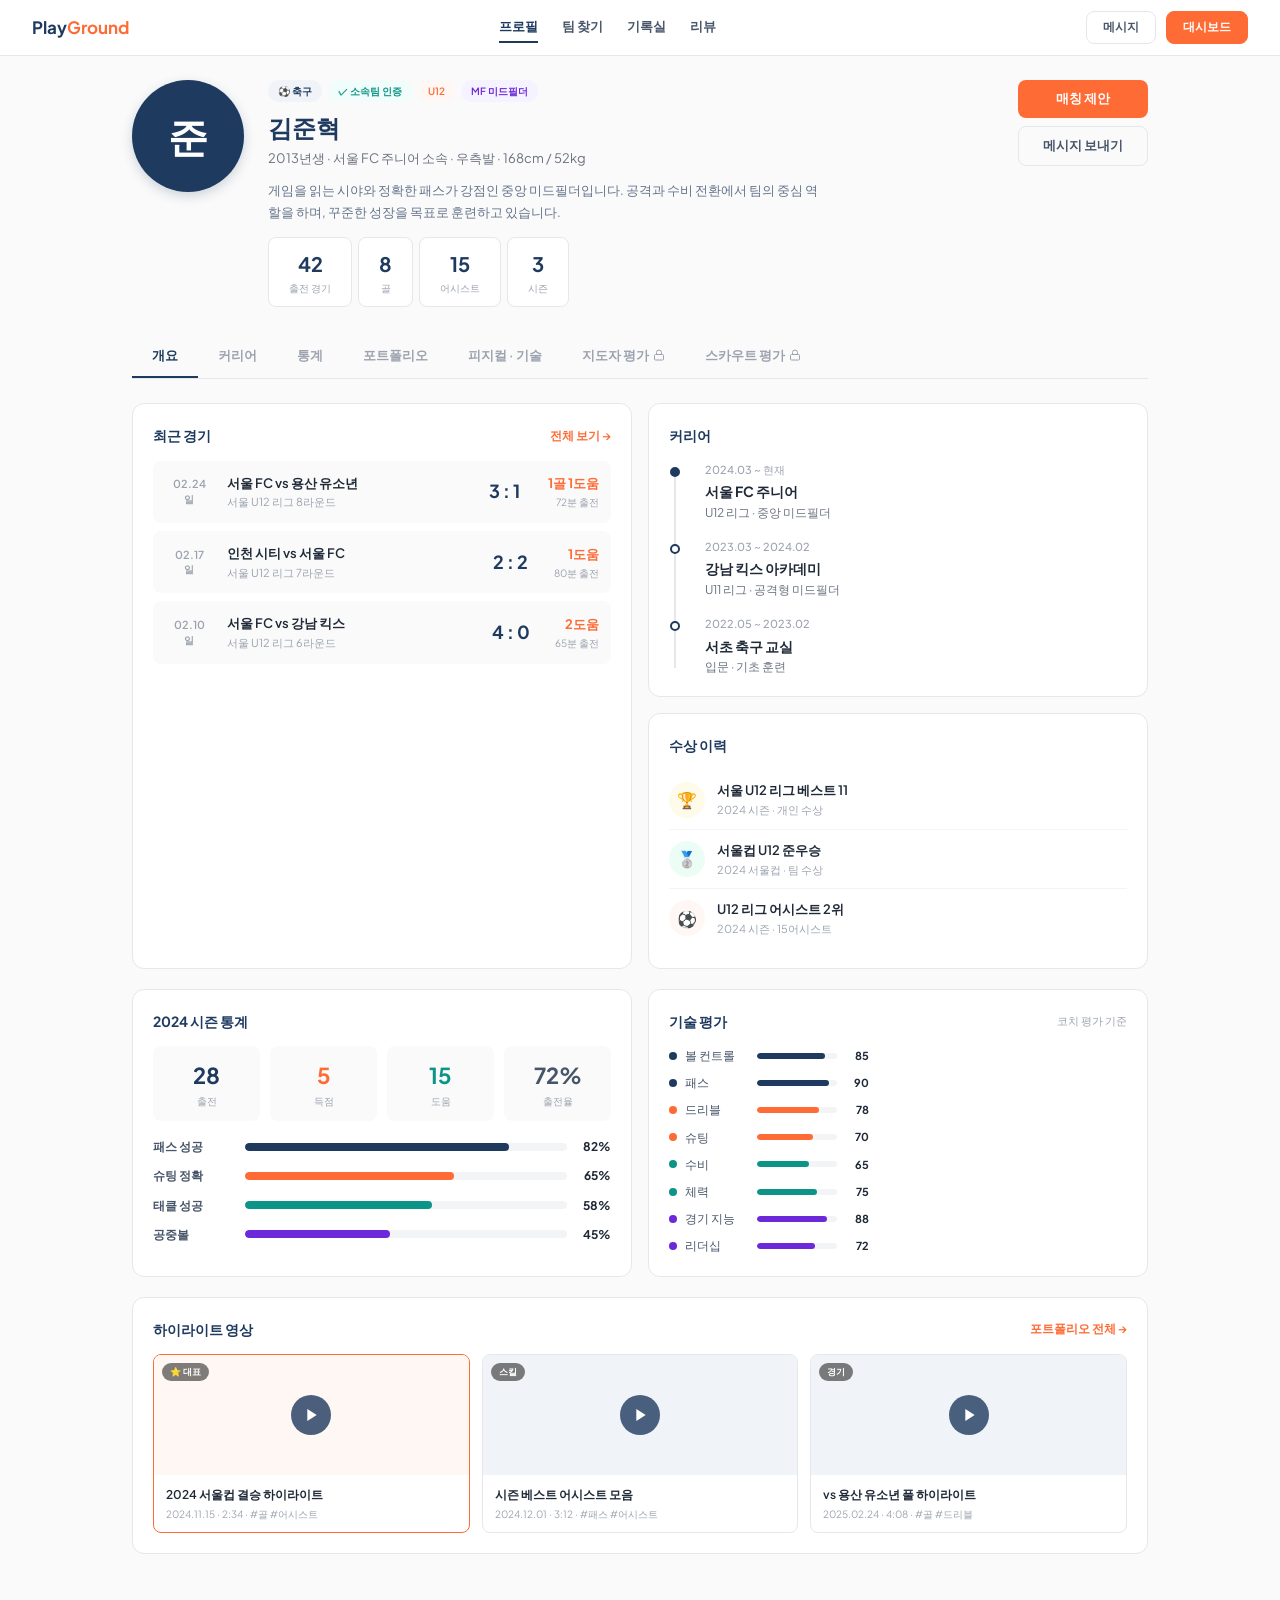
<file: Others/Template/Player.Dashboard.Preview.html>
<!DOCTYPE html>
<html lang="ko">
<head>
    <meta charset="UTF-8">
    <meta name="viewport" content="width=device-width, initial-scale=1.0">
    <title>PlayGround — Player Profile</title>
    <link href="https://fonts.googleapis.com/css2?family=Plus+Jakarta+Sans:wght@400;500;600;700&family=Pretendard:wght@400;500;600;700&display=swap" rel="stylesheet">
    <style>
        :root {
            --navy:#1E3A5F;--navy-light:#2A4A73;--navy-dark:#152D4A;--navy-subtle:#F0F4F8;
            --slate:#475569;--slate-light:#64748B;--accent:#FF6B35;--accent-hover:#E55A2B;--accent-subtle:#FFF7F3;
            --trust:#0D9488;--trust-subtle:#F0FDFA;--violet:#6D28D9;--violet-subtle:#F5F3FF;
            --success:#16A34A;--warning:#D97706;--error:#DC2626;
            --bg:#FAFAFA;--surface:#FFFFFF;--surface-alt:#F8FAFC;
            --text-primary:#1F2937;--text-secondary:#6B7280;--text-light:#9CA3AF;
            --border:#E5E7EB;--border-light:#F3F4F6;
            --shadow:0 4px 16px rgba(0,0,0,0.07);--shadow-sm:0 1px 3px rgba(0,0,0,0.05);
            --radius:12px;--radius-sm:8px;
        }
        *{margin:0;padding:0;box-sizing:border-box;}
        body{font-family:'Plus Jakarta Sans','Pretendard',-apple-system,sans-serif;background:var(--bg);color:var(--text-primary);line-height:1.6;}

        /* ─── NAV ─── */
        .gnb{position:sticky;top:0;z-index:100;display:flex;align-items:center;justify-content:space-between;padding:0 32px;height:56px;background:rgba(255,255,255,0.95);backdrop-filter:blur(12px);border-bottom:1px solid var(--border);}
        .gnb-logo{font-size:17px;font-weight:700;color:var(--navy);text-decoration:none;}.gnb-logo span{color:var(--accent);}
        .gnb-nav{display:flex;gap:24px;}
        .gnb-link{font-size:13px;font-weight:600;color:var(--slate);text-decoration:none;padding:4px 0;border-bottom:2px solid transparent;transition:all .12s;}
        .gnb-link:hover{color:var(--navy);}
        .gnb-link.active{color:var(--navy);border-bottom-color:var(--navy);}
        .gnb-right{display:flex;align-items:center;gap:10px;}
        .btn-sm{padding:7px 16px;border-radius:var(--radius-sm);font-size:12px;font-weight:600;border:1.5px solid var(--border);background:var(--surface);color:var(--slate);cursor:pointer;font-family:inherit;transition:all .12s;}
        .btn-sm:hover{border-color:var(--navy);color:var(--navy);}
        .btn-sm-accent{background:var(--accent);border-color:var(--accent);color:#fff;}
        .btn-sm-accent:hover{background:var(--accent-hover);}

        .container{max-width:1080px;margin:0 auto;padding:24px 32px 60px;}

        /* ─── PROFILE HERO ─── */
        .profile-hero{display:flex;gap:24px;align-items:flex-start;margin-bottom:28px;}
        .ph-avatar{width:112px;height:112px;border-radius:50%;background:var(--navy);display:flex;align-items:center;justify-content:center;font-size:40px;font-weight:700;color:#fff;flex-shrink:0;box-shadow:0 4px 12px rgba(30,58,95,0.2);position:relative;cursor:pointer;overflow:hidden;transition:all .15s;}
        .ph-avatar:hover{box-shadow:0 4px 16px rgba(30,58,95,0.35);}
        .ph-avatar-overlay{position:absolute;inset:0;background:rgba(0,0,0,0.45);display:flex;flex-direction:column;align-items:center;justify-content:center;gap:4px;opacity:0;transition:opacity .15s;border-radius:50%;}
        .ph-avatar:hover .ph-avatar-overlay{opacity:1;}
        .ph-avatar-overlay svg{width:20px;height:20px;stroke:#fff;fill:none;stroke-width:1.8;}
        .ph-avatar-overlay span{font-size:10px;font-weight:600;color:#fff;}
        .ph-info{flex:1;}
        .ph-badges{display:flex;gap:6px;margin-bottom:6px;flex-wrap:wrap;}
        .badge{display:inline-flex;align-items:center;gap:4px;padding:3px 10px;border-radius:100px;font-size:10px;font-weight:600;}
        .badge-navy{background:var(--navy-subtle);color:var(--navy);}
        .badge-trust{background:var(--trust-subtle);color:var(--trust);}
        .badge-accent{background:var(--accent-subtle);color:var(--accent);}
        .badge-violet{background:var(--violet-subtle);color:var(--violet);}
        .ph-name{font-size:24px;font-weight:700;color:var(--navy);margin-bottom:2px;}
        .ph-meta{font-size:13px;color:var(--text-secondary);margin-bottom:10px;}
        .ph-bio{font-size:13px;color:var(--slate-light);line-height:1.7;max-width:560px;}
        .ph-stats{display:flex;gap:6px;margin-top:14px;}
        .ph-stat{padding:10px 20px;background:var(--surface);border:1px solid var(--border);border-radius:var(--radius-sm);text-align:center;}
        .ph-stat-num{font-size:20px;font-weight:700;color:var(--navy);}
        .ph-stat-label{font-size:10px;color:var(--text-light);font-weight:500;}
        .ph-actions{display:flex;flex-direction:column;gap:8px;flex-shrink:0;}
        .btn-action{padding:10px 24px;border-radius:var(--radius-sm);font-size:13px;font-weight:600;border:none;cursor:pointer;font-family:inherit;transition:all .12s;text-align:center;}
        .btn-primary{background:var(--accent);color:#fff;}.btn-primary:hover{background:var(--accent-hover);}
        .btn-outline{background:transparent;border:1.5px solid var(--border);color:var(--slate);}.btn-outline:hover{border-color:var(--navy);color:var(--navy);}

        /* ─── TABS ─── */
        .tabs{display:flex;gap:0;border-bottom:1px solid var(--border);margin-bottom:24px;}
        .tab{padding:10px 20px;font-size:13px;font-weight:600;color:var(--text-light);cursor:pointer;border-bottom:2px solid transparent;transition:all .12s;}
        .tab:hover{color:var(--text-secondary);}
        .tab.active{color:var(--navy);border-bottom-color:var(--navy);}

        /* ─── PANELS ─── */
        .grid-2{display:grid;grid-template-columns:1fr 1fr;gap:16px;margin-bottom:20px;}
        .grid-3{display:grid;grid-template-columns:1fr 1fr 1fr;gap:16px;margin-bottom:20px;}
        .panel{background:var(--surface);border:1px solid var(--border);border-radius:var(--radius);padding:20px;}
        .panel-header{display:flex;align-items:center;justify-content:space-between;margin-bottom:14px;}
        .panel-title{font-size:14px;font-weight:700;color:var(--navy);}
        .panel-link{font-size:12px;font-weight:600;color:var(--accent);cursor:pointer;text-decoration:none;}

        /* ─── CAREER TIMELINE ─── */
        .timeline{position:relative;padding-left:20px;}
        .timeline::before{content:'';position:absolute;left:5px;top:8px;bottom:8px;width:2px;background:var(--border);}
        .tl-item{position:relative;padding:0 0 16px 16px;}
        .tl-item:last-child{padding-bottom:0;}
        .tl-dot{position:absolute;left:-19px;top:6px;width:10px;height:10px;border-radius:50%;border:2px solid var(--navy);background:var(--surface);}
        .tl-item.current .tl-dot{background:var(--navy);}
        .tl-period{font-size:11px;color:var(--text-light);font-weight:500;margin-bottom:2px;}
        .tl-team{font-size:14px;font-weight:700;color:var(--text-primary);}
        .tl-detail{font-size:12px;color:var(--text-secondary);}

        /* ─── STAT BAR ─── */
        .stat-row{display:flex;align-items:center;gap:12px;margin-bottom:10px;}
        .stat-row:last-child{margin-bottom:0;}
        .stat-label{font-size:12px;font-weight:600;color:var(--slate);width:80px;flex-shrink:0;}
        .stat-bar-bg{flex:1;height:8px;background:var(--border-light);border-radius:4px;overflow:hidden;}
        .stat-bar{height:100%;border-radius:4px;transition:width .5s ease;}
        .stat-value{font-size:12px;font-weight:700;color:var(--text-primary);width:32px;text-align:right;flex-shrink:0;}

        /* ─── MATCH CARD ─── */
        .match-card{display:flex;align-items:center;gap:14px;padding:12px;background:var(--bg);border-radius:var(--radius-sm);margin-bottom:8px;}
        .match-card:last-child{margin-bottom:0;}
        .mc-date{font-size:11px;font-weight:600;color:var(--text-light);width:48px;flex-shrink:0;text-align:center;line-height:1.3;}
        .mc-teams{flex:1;}
        .mc-versus{font-size:13px;font-weight:600;color:var(--text-primary);}
        .mc-comp{font-size:11px;color:var(--text-light);}
        .mc-score{font-size:18px;font-weight:700;color:var(--navy);width:60px;text-align:center;}
        .mc-perf{text-align:right;}
        .mc-perf-main{font-size:13px;font-weight:700;color:var(--accent);}
        .mc-perf-sub{font-size:10px;color:var(--text-light);}

        /* ─── PORTFOLIO ─── */
        .portfolio-grid{display:grid;grid-template-columns:repeat(3,1fr);gap:12px;}
        .pf-card{border-radius:var(--radius-sm);overflow:hidden;cursor:pointer;transition:all .15s;border:1px solid var(--border);background:var(--surface);}
        .pf-card:hover{box-shadow:var(--shadow);transform:translateY(-2px);}
        .pf-thumb{height:120px;background:var(--navy-subtle);display:flex;align-items:center;justify-content:center;position:relative;}
        .pf-play{width:40px;height:40px;border-radius:50%;background:rgba(30,58,95,0.8);display:flex;align-items:center;justify-content:center;}
        .pf-play svg{width:16px;height:16px;fill:#fff;margin-left:2px;}
        .pf-tag{position:absolute;top:8px;left:8px;padding:2px 8px;border-radius:100px;font-size:9px;font-weight:700;background:rgba(0,0,0,0.5);color:#fff;}
        .pf-info{padding:10px 12px;}
        .pf-title{font-size:12px;font-weight:600;color:var(--text-primary);margin-bottom:2px;}
        .pf-meta{font-size:10px;color:var(--text-light);}
        .pf-featured{border-color:var(--accent);}.pf-featured .pf-thumb{background:var(--accent-subtle);}

        /* ─── RADAR CHART (CSS only) ─── */
        .radar-wrap{display:flex;align-items:center;justify-content:center;padding:16px 0;}
        .radar-labels{display:flex;flex-direction:column;gap:8px;}
        .rl-item{display:flex;align-items:center;gap:8px;}
        .rl-dot{width:8px;height:8px;border-radius:50%;flex-shrink:0;}
        .rl-name{font-size:12px;color:var(--slate);width:64px;}
        .rl-bar{width:80px;height:6px;background:var(--border-light);border-radius:3px;overflow:hidden;}
        .rl-fill{height:100%;border-radius:3px;}
        .rl-score{font-size:11px;font-weight:700;color:var(--text-primary);width:24px;text-align:right;}

        /* ─── SEASON SELECTOR ─── */
        .season-selector{display:flex;gap:6px;margin-bottom:16px;}
        .season-chip{padding:6px 14px;border-radius:100px;font-size:12px;font-weight:600;border:1px solid var(--border);background:var(--surface);color:var(--text-light);cursor:pointer;transition:all .12s;}
        .season-chip.active{background:var(--navy);border-color:var(--navy);color:#fff;}
        .season-chip:hover:not(.active){border-color:var(--navy);color:var(--navy);}

        /* ─── HONORS ─── */
        .honor-item{display:flex;align-items:center;gap:12px;padding:10px 0;border-bottom:1px solid var(--border-light);}
        .honor-item:last-child{border-bottom:none;}
        .honor-icon{width:36px;height:36px;border-radius:50%;display:flex;align-items:center;justify-content:center;font-size:16px;flex-shrink:0;}
        .honor-info{flex:1;}
        .honor-title{font-size:13px;font-weight:600;color:var(--text-primary);}
        .honor-detail{font-size:11px;color:var(--text-light);}

        /* ─── TAB CONTENT ─── */
        .tab-content{display:none;}.tab-content.active{display:block;}

        /* ─── PRIVATE EVAL ─── */
        .private-banner{display:flex;align-items:center;gap:8px;padding:12px 16px;background:#FEF3C7;border:1px solid #F59E0B;border-radius:var(--radius-sm);font-size:12px;font-weight:600;color:#92400E;margin-bottom:20px;}
        .eval-writer{font-size:11px;color:var(--text-light);font-weight:500;}
        .eval-date{font-size:11px;color:var(--text-light);margin-bottom:14px;}
        .eval-overall{display:flex;gap:20px;align-items:flex-start;}
        .eval-grade-wrap{text-align:center;flex-shrink:0;}
        .eval-grade{width:56px;height:56px;border-radius:50%;background:var(--navy);color:#fff;font-size:24px;font-weight:700;display:flex;align-items:center;justify-content:center;margin-bottom:4px;}
        .eval-grade-label{font-size:10px;color:var(--text-light);}
        .eval-row{display:flex;align-items:center;justify-content:space-between;padding:6px 0;border-bottom:1px solid var(--border-light);}
        .eval-row:last-child{border-bottom:none;}
        .eval-cat{font-size:12px;font-weight:600;color:var(--slate);}
        .eval-stars{font-size:13px;color:#F59E0B;letter-spacing:1px;}
        .eval-section{margin-bottom:14px;}
        .eval-section:last-child{margin-bottom:0;}
        .eval-section-title{font-size:12px;font-weight:700;margin-bottom:6px;}
        .eval-section-body{font-size:13px;color:var(--text-secondary);line-height:1.8;padding:10px 14px;background:var(--bg);border-radius:var(--radius-sm);border-left:3px solid var(--border);}
        .eval-history-item{display:flex;align-items:center;gap:12px;padding:12px 0;border-bottom:1px solid var(--border-light);}
        .eval-history-item:last-child{border-bottom:none;}
        .eval-h-date{font-size:11px;font-weight:600;color:var(--text-light);width:72px;flex-shrink:0;}
        .eval-h-grade{width:32px;height:32px;border-radius:50%;font-size:12px;font-weight:700;display:flex;align-items:center;justify-content:center;flex-shrink:0;}
        .eval-h-body{flex:1;}
        .eval-h-writer{font-size:11px;color:var(--text-light);margin-bottom:2px;}
        .eval-h-summary{font-size:13px;font-weight:500;color:var(--text-primary);}
        .scout-rating-grid{display:flex;flex-direction:column;gap:10px;margin-top:12px;}
        .scout-rating-item{display:flex;align-items:center;gap:10px;}
        .scout-rating-label{font-size:12px;font-weight:600;color:var(--slate);width:72px;flex-shrink:0;}
        .scout-rating-bar{flex:1;height:8px;background:var(--border-light);border-radius:4px;overflow:hidden;}
        .scout-rating-val{font-size:12px;font-weight:700;color:var(--text-primary);width:28px;text-align:right;}

        @media(max-width:768px){
            .container{padding:16px;}
            .profile-hero{flex-direction:column;align-items:center;text-align:center;}
            .ph-actions{flex-direction:row;}
            .ph-stats{justify-content:center;}
            .grid-2,.grid-3{grid-template-columns:1fr;}
            .portfolio-grid{grid-template-columns:1fr 1fr;}
            .kpi-mini{grid-template-columns:repeat(2,1fr);}
            .tabs{overflow-x:auto;flex-wrap:nowrap;}
        }
    </style>
</head>
<body>

<!-- GNB -->
<nav class="gnb">
    <a class="gnb-logo">Play<span>Ground</span></a>
    <div class="gnb-nav">
        <a class="gnb-link active">프로필</a>
        <a class="gnb-link">팀 찾기</a>
        <a class="gnb-link">기록실</a>
        <a class="gnb-link">리뷰</a>
    </div>
    <div class="gnb-right">
        <button class="btn-sm">메시지</button>
        <button class="btn-sm btn-sm-accent">대시보드</button>
    </div>
</nav>

<div class="container">

    <!-- ═══ PROFILE HERO ═══ -->
    <div class="profile-hero">
        <div class="ph-avatar" onclick="document.getElementById('avatarInput').click()">
            준
            <div class="ph-avatar-overlay">
                <svg viewBox="0 0 24 24"><path d="M23 19a2 2 0 01-2 2H3a2 2 0 01-2-2V8a2 2 0 012-2h4l2-3h6l2 3h4a2 2 0 012 2z"/><circle cx="12" cy="13" r="4"/></svg>
                <span>사진 변경</span>
            </div>
            <input type="file" id="avatarInput" accept="image/*" style="display:none" onchange="handleAvatar(this)">
        </div>
        <div class="ph-info">
            <div class="ph-badges">
                <span class="badge badge-navy">⚽ 축구</span>
                <span class="badge badge-trust">✓ 소속팀 인증</span>
                <span class="badge badge-accent">U12</span>
                <span class="badge badge-violet">MF 미드필더</span>
            </div>
            <div class="ph-name">김준혁</div>
            <div class="ph-meta">2013년생 · 서울 FC 주니어 소속 · 우측발 · 168cm / 52kg</div>
            <div class="ph-bio">게임을 읽는 시야와 정확한 패스가 강점인 중앙 미드필더입니다. 공격과 수비 전환에서 팀의 중심 역할을 하며, 꾸준한 성장을 목표로 훈련하고 있습니다.</div>
            <div class="ph-stats">
                <div class="ph-stat"><div class="ph-stat-num">42</div><div class="ph-stat-label">출전 경기</div></div>
                <div class="ph-stat"><div class="ph-stat-num">8</div><div class="ph-stat-label">골</div></div>
                <div class="ph-stat"><div class="ph-stat-num">15</div><div class="ph-stat-label">어시스트</div></div>
                <div class="ph-stat"><div class="ph-stat-num">3</div><div class="ph-stat-label">시즌</div></div>
            </div>
        </div>
        <div class="ph-actions">
            <button class="btn-action btn-primary">매칭 제안</button>
            <button class="btn-action btn-outline">메시지 보내기</button>
        </div>
    </div>

    <!-- ═══ TABS ═══ -->
    <div class="tabs">
        <div class="tab active" onclick="switchTab('overview')">개요</div>
        <div class="tab" onclick="switchTab('career')">커리어</div>
        <div class="tab" onclick="switchTab('stats')">통계</div>
        <div class="tab" onclick="switchTab('portfolio')">포트폴리오</div>
        <div class="tab" onclick="switchTab('physical')">피지컬 · 기술</div>
        <div class="tab" onclick="switchTab('evalCoach')" style="position:relative;">지도자 평가 <svg style="width:12px;height:12px;vertical-align:-1px;margin-left:2px;" viewBox="0 0 24 24" fill="none" stroke="var(--text-light)" stroke-width="2"><rect x="3" y="11" width="18" height="11" rx="2"/><path d="M7 11V7a5 5 0 0110 0v4"/></svg></div>
        <div class="tab" onclick="switchTab('evalScout')" style="position:relative;">스카우트 평가 <svg style="width:12px;height:12px;vertical-align:-1px;margin-left:2px;" viewBox="0 0 24 24" fill="none" stroke="var(--text-light)" stroke-width="2"><rect x="3" y="11" width="18" height="11" rx="2"/><path d="M7 11V7a5 5 0 0110 0v4"/></svg></div>
    </div>

    <!-- ══ TAB: 개요 ══ -->
    <div class="tab-content active" id="tabOverview">
        <div class="grid-2">
            <!-- 최근 경기 -->
            <div class="panel">
                <div class="panel-header"><div class="panel-title">최근 경기</div><a class="panel-link">전체 보기 →</a></div>
                <div class="match-card">
                    <div class="mc-date">02.24<br><span style="font-size:10px;color:var(--text-light);">일</span></div>
                    <div class="mc-teams"><div class="mc-versus">서울 FC vs 용산 유소년</div><div class="mc-comp">서울 U12 리그 8라운드</div></div>
                    <div class="mc-score">3 : 1</div>
                    <div class="mc-perf"><div class="mc-perf-main">1골 1도움</div><div class="mc-perf-sub">72분 출전</div></div>
                </div>
                <div class="match-card">
                    <div class="mc-date">02.17<br><span style="font-size:10px;color:var(--text-light);">일</span></div>
                    <div class="mc-teams"><div class="mc-versus">인천 시티 vs 서울 FC</div><div class="mc-comp">서울 U12 리그 7라운드</div></div>
                    <div class="mc-score">2 : 2</div>
                    <div class="mc-perf"><div class="mc-perf-main">1도움</div><div class="mc-perf-sub">80분 출전</div></div>
                </div>
                <div class="match-card">
                    <div class="mc-date">02.10<br><span style="font-size:10px;color:var(--text-light);">일</span></div>
                    <div class="mc-teams"><div class="mc-versus">서울 FC vs 강남 킥스</div><div class="mc-comp">서울 U12 리그 6라운드</div></div>
                    <div class="mc-score">4 : 0</div>
                    <div class="mc-perf"><div class="mc-perf-main">2도움</div><div class="mc-perf-sub">65분 출전</div></div>
                </div>
            </div>

            <!-- 커리어 요약 + 수상 -->
            <div style="display:flex;flex-direction:column;gap:16px;">
                <div class="panel">
                    <div class="panel-header"><div class="panel-title">커리어</div></div>
                    <div class="timeline">
                        <div class="tl-item current"><div class="tl-dot"></div><div class="tl-period">2024.03 ~ 현재</div><div class="tl-team">서울 FC 주니어</div><div class="tl-detail">U12 리그 · 중앙 미드필더</div></div>
                        <div class="tl-item"><div class="tl-dot"></div><div class="tl-period">2023.03 ~ 2024.02</div><div class="tl-team">강남 킥스 아카데미</div><div class="tl-detail">U11 리그 · 공격형 미드필더</div></div>
                        <div class="tl-item"><div class="tl-dot"></div><div class="tl-period">2022.05 ~ 2023.02</div><div class="tl-team">서초 축구 교실</div><div class="tl-detail">입문 · 기초 훈련</div></div>
                    </div>
                </div>
                <div class="panel">
                    <div class="panel-header"><div class="panel-title">수상 이력</div></div>
                    <div class="honor-item"><div class="honor-icon" style="background:#FFFBEB;">🏆</div><div class="honor-info"><div class="honor-title">서울 U12 리그 베스트 11</div><div class="honor-detail">2024 시즌 · 개인 수상</div></div></div>
                    <div class="honor-item"><div class="honor-icon" style="background:#ECFDF5;">🥈</div><div class="honor-info"><div class="honor-title">서울컵 U12 준우승</div><div class="honor-detail">2024 서울컵 · 팀 수상</div></div></div>
                    <div class="honor-item"><div class="honor-icon" style="background:var(--accent-subtle);">⚽</div><div class="honor-info"><div class="honor-title">U12 리그 어시스트 2위</div><div class="honor-detail">2024 시즌 · 15어시스트</div></div></div>
                </div>
            </div>
        </div>

        <!-- 시즌 통계 요약 + 기술 평가 -->
        <div class="grid-2">
            <div class="panel">
                <div class="panel-header"><div class="panel-title">2024 시즌 통계</div></div>
                <div style="display:grid;grid-template-columns:repeat(4,1fr);gap:10px;margin-bottom:16px;">
                    <div style="text-align:center;padding:12px;background:var(--bg);border-radius:var(--radius-sm);"><div style="font-size:22px;font-weight:700;color:var(--navy);">28</div><div style="font-size:10px;color:var(--text-light);">출전</div></div>
                    <div style="text-align:center;padding:12px;background:var(--bg);border-radius:var(--radius-sm);"><div style="font-size:22px;font-weight:700;color:var(--accent);">5</div><div style="font-size:10px;color:var(--text-light);">득점</div></div>
                    <div style="text-align:center;padding:12px;background:var(--bg);border-radius:var(--radius-sm);"><div style="font-size:22px;font-weight:700;color:var(--trust);">15</div><div style="font-size:10px;color:var(--text-light);">도움</div></div>
                    <div style="text-align:center;padding:12px;background:var(--bg);border-radius:var(--radius-sm);"><div style="font-size:22px;font-weight:700;color:var(--slate);">72%</div><div style="font-size:10px;color:var(--text-light);">출전율</div></div>
                </div>
                <div class="stat-row"><div class="stat-label">패스 성공</div><div class="stat-bar-bg"><div class="stat-bar" style="width:82%;background:var(--navy);"></div></div><div class="stat-value">82%</div></div>
                <div class="stat-row"><div class="stat-label">슈팅 정확</div><div class="stat-bar-bg"><div class="stat-bar" style="width:65%;background:var(--accent);"></div></div><div class="stat-value">65%</div></div>
                <div class="stat-row"><div class="stat-label">태클 성공</div><div class="stat-bar-bg"><div class="stat-bar" style="width:58%;background:var(--trust);"></div></div><div class="stat-value">58%</div></div>
                <div class="stat-row"><div class="stat-label">공중볼</div><div class="stat-bar-bg"><div class="stat-bar" style="width:45%;background:var(--violet);"></div></div><div class="stat-value">45%</div></div>
            </div>

            <div class="panel">
                <div class="panel-header"><div class="panel-title">기술 평가</div><span style="font-size:11px;color:var(--text-light);">코치 평가 기준</span></div>
                <div class="radar-labels">
                    <div class="rl-item"><div class="rl-dot" style="background:var(--navy);"></div><div class="rl-name">볼 컨트롤</div><div class="rl-bar"><div class="rl-fill" style="width:85%;background:var(--navy);"></div></div><div class="rl-score">85</div></div>
                    <div class="rl-item"><div class="rl-dot" style="background:var(--navy);"></div><div class="rl-name">패스</div><div class="rl-bar"><div class="rl-fill" style="width:90%;background:var(--navy);"></div></div><div class="rl-score">90</div></div>
                    <div class="rl-item"><div class="rl-dot" style="background:var(--accent);"></div><div class="rl-name">드리블</div><div class="rl-bar"><div class="rl-fill" style="width:78%;background:var(--accent);"></div></div><div class="rl-score">78</div></div>
                    <div class="rl-item"><div class="rl-dot" style="background:var(--accent);"></div><div class="rl-name">슈팅</div><div class="rl-bar"><div class="rl-fill" style="width:70%;background:var(--accent);"></div></div><div class="rl-score">70</div></div>
                    <div class="rl-item"><div class="rl-dot" style="background:var(--trust);"></div><div class="rl-name">수비</div><div class="rl-bar"><div class="rl-fill" style="width:65%;background:var(--trust);"></div></div><div class="rl-score">65</div></div>
                    <div class="rl-item"><div class="rl-dot" style="background:var(--trust);"></div><div class="rl-name">체력</div><div class="rl-bar"><div class="rl-fill" style="width:75%;background:var(--trust);"></div></div><div class="rl-score">75</div></div>
                    <div class="rl-item"><div class="rl-dot" style="background:var(--violet);"></div><div class="rl-name">경기 지능</div><div class="rl-bar"><div class="rl-fill" style="width:88%;background:var(--violet);"></div></div><div class="rl-score">88</div></div>
                    <div class="rl-item"><div class="rl-dot" style="background:var(--violet);"></div><div class="rl-name">리더십</div><div class="rl-bar"><div class="rl-fill" style="width:72%;background:var(--violet);"></div></div><div class="rl-score">72</div></div>
                </div>
            </div>
        </div>

        <!-- 포트폴리오 미리보기 -->
        <div class="panel">
            <div class="panel-header"><div class="panel-title">하이라이트 영상</div><a class="panel-link">포트폴리오 전체 →</a></div>
            <div class="portfolio-grid">
                <div class="pf-card pf-featured">
                    <div class="pf-thumb"><div class="pf-play"><svg viewBox="0 0 24 24"><polygon points="5 3 19 12 5 21 5 3"/></svg></div><div class="pf-tag">⭐ 대표</div></div>
                    <div class="pf-info"><div class="pf-title">2024 서울컵 결승 하이라이트</div><div class="pf-meta">2024.11.15 · 2:34 · #골 #어시스트</div></div>
                </div>
                <div class="pf-card">
                    <div class="pf-thumb"><div class="pf-play"><svg viewBox="0 0 24 24"><polygon points="5 3 19 12 5 21 5 3"/></svg></div><div class="pf-tag">스킬</div></div>
                    <div class="pf-info"><div class="pf-title">시즌 베스트 어시스트 모음</div><div class="pf-meta">2024.12.01 · 3:12 · #패스 #어시스트</div></div>
                </div>
                <div class="pf-card">
                    <div class="pf-thumb"><div class="pf-play"><svg viewBox="0 0 24 24"><polygon points="5 3 19 12 5 21 5 3"/></svg></div><div class="pf-tag">경기</div></div>
                    <div class="pf-info"><div class="pf-title">vs 용산 유소년 풀 하이라이트</div><div class="pf-meta">2025.02.24 · 4:08 · #골 #드리블</div></div>
                </div>
            </div>
        </div>
    </div>

    <!-- ══ TAB: 커리어 ══ -->
    <div class="tab-content" id="tabCareer">
        <div class="panel">
            <div class="panel-header"><div class="panel-title">소속 이력</div></div>
            <div class="timeline">
                <div class="tl-item current"><div class="tl-dot"></div><div class="tl-period">2024.03 ~ 현재 (1년)</div><div class="tl-team">서울 FC 주니어 <span class="badge badge-trust" style="margin-left:6px;">현재 소속</span></div><div class="tl-detail">서울 U12 리그 · 중앙 미드필더 · 감독: 박성진</div><div style="font-size:12px;color:var(--text-secondary);margin-top:6px;line-height:1.6;">강남 킥스에서 이적 후 주전으로 활약. 리그 베스트 11 선정. 팀의 핵심 패스 연결고리 역할.</div></div>
                <div class="tl-item"><div class="tl-dot"></div><div class="tl-period">2023.03 ~ 2024.02 (1년)</div><div class="tl-team">강남 킥스 아카데미</div><div class="tl-detail">서울 U11 리그 · 공격형 미드필더 · 감독: 김영수</div><div style="font-size:12px;color:var(--text-secondary);margin-top:6px;line-height:1.6;">체계적인 기술 훈련을 받으며 볼 컨트롤과 패스 능력을 크게 향상.</div></div>
                <div class="tl-item"><div class="tl-dot"></div><div class="tl-period">2022.05 ~ 2023.02 (10개월)</div><div class="tl-team">서초 축구 교실</div><div class="tl-detail">입문 과정 · 기초 훈련</div><div style="font-size:12px;color:var(--text-secondary);margin-top:6px;line-height:1.6;">축구에 처음 입문. 기본기와 팀플레이의 기초를 배움.</div></div>
            </div>
        </div>
    </div>

    <!-- ══ TAB: 통계 ══ -->
    <div class="tab-content" id="tabStats">
        <div class="season-selector">
            <div class="season-chip active">2024 시즌</div>
            <div class="season-chip">2023 시즌</div>
            <div class="season-chip">통산</div>
        </div>
        <div class="panel" style="margin-bottom:16px;">
            <div class="panel-title" style="margin-bottom:14px;">시즌 기록</div>
            <table style="width:100%;border-collapse:collapse;">
                <thead><tr style="border-bottom:1px solid var(--border);">
                    <th style="text-align:left;padding:8px 10px;font-size:11px;font-weight:600;color:var(--text-light);">대회</th>
                    <th style="text-align:center;padding:8px 6px;font-size:11px;font-weight:600;color:var(--text-light);">출전</th>
                    <th style="text-align:center;padding:8px 6px;font-size:11px;font-weight:600;color:var(--text-light);">선발</th>
                    <th style="text-align:center;padding:8px 6px;font-size:11px;font-weight:600;color:var(--text-light);">득점</th>
                    <th style="text-align:center;padding:8px 6px;font-size:11px;font-weight:600;color:var(--text-light);">도움</th>
                    <th style="text-align:center;padding:8px 6px;font-size:11px;font-weight:600;color:var(--text-light);">경고</th>
                    <th style="text-align:center;padding:8px 6px;font-size:11px;font-weight:600;color:var(--text-light);">평점</th>
                </tr></thead>
                <tbody>
                    <tr style="border-bottom:1px solid var(--border-light);"><td style="padding:10px;font-size:13px;font-weight:600;">서울 U12 리그</td><td style="text-align:center;font-size:13px;">20</td><td style="text-align:center;font-size:13px;">18</td><td style="text-align:center;font-size:13px;font-weight:700;color:var(--accent);">3</td><td style="text-align:center;font-size:13px;font-weight:700;color:var(--trust);">11</td><td style="text-align:center;font-size:13px;">1</td><td style="text-align:center;font-size:13px;font-weight:700;color:var(--navy);">7.2</td></tr>
                    <tr style="border-bottom:1px solid var(--border-light);"><td style="padding:10px;font-size:13px;font-weight:600;">서울컵 U12</td><td style="text-align:center;font-size:13px;">6</td><td style="text-align:center;font-size:13px;">6</td><td style="text-align:center;font-size:13px;font-weight:700;color:var(--accent);">2</td><td style="text-align:center;font-size:13px;font-weight:700;color:var(--trust);">3</td><td style="text-align:center;font-size:13px;">0</td><td style="text-align:center;font-size:13px;font-weight:700;color:var(--navy);">7.8</td></tr>
                    <tr><td style="padding:10px;font-size:13px;font-weight:600;">친선 경기</td><td style="text-align:center;font-size:13px;">2</td><td style="text-align:center;font-size:13px;">1</td><td style="text-align:center;font-size:13px;font-weight:700;color:var(--accent);">0</td><td style="text-align:center;font-size:13px;font-weight:700;color:var(--trust);">1</td><td style="text-align:center;font-size:13px;">0</td><td style="text-align:center;font-size:13px;font-weight:700;color:var(--navy);">6.5</td></tr>
                </tbody>
                <tfoot><tr style="border-top:2px solid var(--border);background:var(--bg);"><td style="padding:10px;font-size:13px;font-weight:700;">합계</td><td style="text-align:center;font-size:13px;font-weight:700;">28</td><td style="text-align:center;font-size:13px;font-weight:700;">25</td><td style="text-align:center;font-size:13px;font-weight:700;color:var(--accent);">5</td><td style="text-align:center;font-size:13px;font-weight:700;color:var(--trust);">15</td><td style="text-align:center;font-size:13px;font-weight:700;">1</td><td style="text-align:center;font-size:13px;font-weight:700;color:var(--navy);">7.3</td></tr></tfoot>
            </table>
        </div>
    </div>

    <!-- ══ TAB: 포트폴리오 ══ -->
    <div class="tab-content" id="tabPortfolio">
        <div class="panel">
            <div class="panel-header"><div class="panel-title">영상 · 미디어</div><span style="font-size:12px;color:var(--text-light);">6개 항목</span></div>
            <div class="portfolio-grid">
                <div class="pf-card pf-featured"><div class="pf-thumb"><div class="pf-play"><svg viewBox="0 0 24 24"><polygon points="5 3 19 12 5 21 5 3"/></svg></div><div class="pf-tag">⭐ 대표</div></div><div class="pf-info"><div class="pf-title">2024 서울컵 결승 하이라이트</div><div class="pf-meta">2024.11.15 · 2:34</div></div></div>
                <div class="pf-card"><div class="pf-thumb"><div class="pf-play"><svg viewBox="0 0 24 24"><polygon points="5 3 19 12 5 21 5 3"/></svg></div><div class="pf-tag">스킬</div></div><div class="pf-info"><div class="pf-title">시즌 베스트 어시스트 모음</div><div class="pf-meta">2024.12.01 · 3:12</div></div></div>
                <div class="pf-card"><div class="pf-thumb"><div class="pf-play"><svg viewBox="0 0 24 24"><polygon points="5 3 19 12 5 21 5 3"/></svg></div><div class="pf-tag">경기</div></div><div class="pf-info"><div class="pf-title">vs 용산 유소년 풀 하이라이트</div><div class="pf-meta">2025.02.24 · 4:08</div></div></div>
                <div class="pf-card"><div class="pf-thumb"><div class="pf-play"><svg viewBox="0 0 24 24"><polygon points="5 3 19 12 5 21 5 3"/></svg></div><div class="pf-tag">훈련</div></div><div class="pf-info"><div class="pf-title">개인 드리블 훈련 영상</div><div class="pf-meta">2025.01.20 · 1:45</div></div></div>
                <div class="pf-card"><div class="pf-thumb" style="background:var(--navy-subtle);"><div style="font-size:20px;">📰</div></div><div class="pf-info"><div class="pf-title">서울컵 결승 인터뷰 기사</div><div class="pf-meta">스포츠서울 · 2024.11.16</div></div></div>
                <div class="pf-card"><div class="pf-thumb" style="background:var(--navy-subtle);"><div style="font-size:20px;">📸</div></div><div class="pf-info"><div class="pf-title">시즌 베스트 11 시상식</div><div class="pf-meta">2024.12.20 · 사진 8장</div></div></div>
            </div>
        </div>
    </div>

    <!-- ══ TAB: 피지컬 · 기술 ══ -->
    <div class="tab-content" id="tabPhysical">
        <div class="grid-2">
            <div class="panel">
                <div class="panel-header"><div class="panel-title">피지컬 기록</div><span style="font-size:11px;color:var(--text-light);">2025.01 측정</span></div>
                <div class="stat-row"><div class="stat-label">10m 스프린트</div><div class="stat-bar-bg"><div class="stat-bar" style="width:78%;background:var(--navy);"></div></div><div class="stat-value">1.92s</div></div>
                <div class="stat-row"><div class="stat-label">30m 스프린트</div><div class="stat-bar-bg"><div class="stat-bar" style="width:72%;background:var(--navy);"></div></div><div class="stat-value">4.85s</div></div>
                <div class="stat-row"><div class="stat-label">점프력</div><div class="stat-bar-bg"><div class="stat-bar" style="width:65%;background:var(--accent);"></div></div><div class="stat-value">38cm</div></div>
                <div class="stat-row"><div class="stat-label">민첩성(T)</div><div class="stat-bar-bg"><div class="stat-bar" style="width:82%;background:var(--trust);"></div></div><div class="stat-value">10.2s</div></div>
                <div class="stat-row"><div class="stat-label">지구력(YY)</div><div class="stat-bar-bg"><div class="stat-bar" style="width:70%;background:var(--violet);"></div></div><div class="stat-value">Lv.5</div></div>
                <div style="margin-top:14px;padding:10px;background:var(--bg);border-radius:var(--radius-sm);font-size:11px;color:var(--text-light);">
                    💡 동일 연령대(U12) 상위 <strong style="color:var(--trust);">28%</strong> · 민첩성 항목 최상위권
                </div>
            </div>
            <div class="panel">
                <div class="panel-header"><div class="panel-title">기술 능력 상세</div><span style="font-size:11px;color:var(--text-light);">코치 평가</span></div>
                <div class="radar-labels">
                    <div class="rl-item"><div class="rl-dot" style="background:var(--navy);"></div><div class="rl-name">볼 컨트롤</div><div class="rl-bar"><div class="rl-fill" style="width:85%;background:var(--navy);"></div></div><div class="rl-score">85</div></div>
                    <div class="rl-item"><div class="rl-dot" style="background:var(--navy);"></div><div class="rl-name">숏패스</div><div class="rl-bar"><div class="rl-fill" style="width:92%;background:var(--navy);"></div></div><div class="rl-score">92</div></div>
                    <div class="rl-item"><div class="rl-dot" style="background:var(--navy);"></div><div class="rl-name">롱패스</div><div class="rl-bar"><div class="rl-fill" style="width:80%;background:var(--navy);"></div></div><div class="rl-score">80</div></div>
                    <div class="rl-item"><div class="rl-dot" style="background:var(--accent);"></div><div class="rl-name">드리블</div><div class="rl-bar"><div class="rl-fill" style="width:78%;background:var(--accent);"></div></div><div class="rl-score">78</div></div>
                    <div class="rl-item"><div class="rl-dot" style="background:var(--accent);"></div><div class="rl-name">슈팅</div><div class="rl-bar"><div class="rl-fill" style="width:70%;background:var(--accent);"></div></div><div class="rl-score">70</div></div>
                    <div class="rl-item"><div class="rl-dot" style="background:var(--trust);"></div><div class="rl-name">태클</div><div class="rl-bar"><div class="rl-fill" style="width:60%;background:var(--trust);"></div></div><div class="rl-score">60</div></div>
                    <div class="rl-item"><div class="rl-dot" style="background:var(--trust);"></div><div class="rl-name">위치 선정</div><div class="rl-bar"><div class="rl-fill" style="width:88%;background:var(--trust);"></div></div><div class="rl-score">88</div></div>
                    <div class="rl-item"><div class="rl-dot" style="background:var(--violet);"></div><div class="rl-name">경기 지능</div><div class="rl-bar"><div class="rl-fill" style="width:88%;background:var(--violet);"></div></div><div class="rl-score">88</div></div>
                </div>
            </div>
        </div>
    </div>

    <!-- ══ TAB: 지도자 평가 (비공개) ══ -->
    <div class="tab-content" id="tabEvalCoach">
        <div class="private-banner">
            <svg width="16" height="16" viewBox="0 0 24 24" fill="none" stroke="currentColor" stroke-width="2"><rect x="3" y="11" width="18" height="11" rx="2"/><path d="M7 11V7a5 5 0 0110 0v4"/></svg>
            비공개 영역 — 소속팀 지도자만 작성·열람할 수 있습니다. 선수 본인에게는 공개되지 않습니다.
        </div>

        <div class="grid-2">
            <!-- 종합 평가 -->
            <div class="panel">
                <div class="panel-header">
                    <div class="panel-title">종합 평가</div>
                    <span class="eval-writer">작성자: 박성진 감독</span>
                </div>
                <div class="eval-date">최근 평가일: 2025.02.20</div>
                <div class="eval-overall">
                    <div class="eval-grade-wrap">
                        <div class="eval-grade">A</div>
                        <div class="eval-grade-label">종합 등급</div>
                    </div>
                    <div style="flex:1;">
                        <div class="eval-row"><span class="eval-cat">경기 이해력</span><div class="eval-stars">★★★★★</div></div>
                        <div class="eval-row"><span class="eval-cat">훈련 태도</span><div class="eval-stars">★★★★☆</div></div>
                        <div class="eval-row"><span class="eval-cat">팀워크</span><div class="eval-stars">★★★★★</div></div>
                        <div class="eval-row"><span class="eval-cat">성장 가능성</span><div class="eval-stars">★★★★★</div></div>
                        <div class="eval-row"><span class="eval-cat">멘탈·집중력</span><div class="eval-stars">★★★★☆</div></div>
                    </div>
                </div>
            </div>

            <!-- 서술 평가 -->
            <div class="panel">
                <div class="panel-header"><div class="panel-title">서술 평가</div></div>
                <div class="eval-section">
                    <div class="eval-section-title" style="color:var(--trust);">강점</div>
                    <div class="eval-section-body">공간을 읽는 시야가 또래 대비 뛰어남. 중거리 패스 정확도가 높고, 템포 조절 능력이 있어 팀 공격의 시작점 역할을 잘 수행. 팀원에 대한 배려가 있고 소통 능력도 양호.</div>
                </div>
                <div class="eval-section">
                    <div class="eval-section-title" style="color:var(--warning);">보완점</div>
                    <div class="eval-section-body">피지컬 경합에서 밀리는 경향. 수비 가담 시 적극성이 다소 부족하며, 후반 체력 저하 시 집중력 떨어짐. 왼발 사용 빈도를 높일 필요 있음.</div>
                </div>
                <div class="eval-section">
                    <div class="eval-section-title" style="color:var(--navy);">성장 방향 제안</div>
                    <div class="eval-section-body">체력 훈련 강화(주 2회 개인 피지컬 추가 권장). 수비 전환 시 압박 훈련 집중. U-15 이전까지 중앙 미드필더로서 볼 배급 능력을 핵심 무기로 완성시키는 것이 목표.</div>
                </div>
            </div>
        </div>

        <!-- 평가 이력 -->
        <div class="panel">
            <div class="panel-header"><div class="panel-title">평가 이력</div><span style="font-size:11px;color:var(--text-light);">시즌별 아카이브</span></div>
            <div class="eval-history-item">
                <div class="eval-h-date">2025.02.20</div>
                <div class="eval-h-grade" style="background:var(--trust-subtle);color:var(--trust);">A</div>
                <div class="eval-h-body">
                    <div class="eval-h-writer">박성진 감독 · 서울 FC 주니어</div>
                    <div class="eval-h-summary">시야와 패스 능력 우수. 체력 보완 필요.</div>
                </div>
            </div>
            <div class="eval-history-item">
                <div class="eval-h-date">2024.08.15</div>
                <div class="eval-h-grade" style="background:var(--navy-subtle);color:var(--navy);">B+</div>
                <div class="eval-h-body">
                    <div class="eval-h-writer">박성진 감독 · 서울 FC 주니어</div>
                    <div class="eval-h-summary">팀 적응 완료. 중앙 패스 연결 역할 안정적. 대인 수비 개선 중.</div>
                </div>
            </div>
            <div class="eval-history-item">
                <div class="eval-h-date">2024.02.10</div>
                <div class="eval-h-grade" style="background:var(--violet-subtle);color:var(--violet);">B</div>
                <div class="eval-h-body">
                    <div class="eval-h-writer">김영수 감독 · 강남 킥스</div>
                    <div class="eval-h-summary">기술적 잠재력 높음. 경기 중 자신감 부족이 과제.</div>
                </div>
            </div>
        </div>
    </div>

    <!-- ══ TAB: 스카우트 평가 (비공개) ══ -->
    <div class="tab-content" id="tabEvalScout">
        <div class="private-banner">
            <svg width="16" height="16" viewBox="0 0 24 24" fill="none" stroke="currentColor" stroke-width="2"><rect x="3" y="11" width="18" height="11" rx="2"/><path d="M7 11V7a5 5 0 0110 0v4"/></svg>
            비공개 영역 — 에이전트·스카우터만 작성·열람할 수 있습니다. 선수 본인·지도자에게 공개되지 않습니다.
        </div>

        <div class="grid-2">
            <!-- 스카우팅 리포트 -->
            <div class="panel">
                <div class="panel-header">
                    <div class="panel-title">스카우팅 리포트</div>
                    <span class="eval-writer">작성자: 이현우 에이전트</span>
                </div>
                <div class="eval-date">관찰 경기: 서울 U12 리그 8R (2025.02.24)</div>
                <div class="scout-rating-grid">
                    <div class="scout-rating-item"><div class="scout-rating-label">기술</div><div class="scout-rating-bar"><div style="width:85%;background:var(--navy);height:100%;border-radius:3px;"></div></div><div class="scout-rating-val">85</div></div>
                    <div class="scout-rating-item"><div class="scout-rating-label">전술 이해</div><div class="scout-rating-bar"><div style="width:90%;background:var(--navy);height:100%;border-radius:3px;"></div></div><div class="scout-rating-val">90</div></div>
                    <div class="scout-rating-item"><div class="scout-rating-label">피지컬</div><div class="scout-rating-bar"><div style="width:60%;background:var(--warning);height:100%;border-radius:3px;"></div></div><div class="scout-rating-val">60</div></div>
                    <div class="scout-rating-item"><div class="scout-rating-label">멘탈</div><div class="scout-rating-bar"><div style="width:75%;background:var(--trust);height:100%;border-radius:3px;"></div></div><div class="scout-rating-val">75</div></div>
                    <div class="scout-rating-item"><div class="scout-rating-label">성장 잠재력</div><div class="scout-rating-bar"><div style="width:92%;background:var(--accent);height:100%;border-radius:3px;"></div></div><div class="scout-rating-val">92</div></div>
                </div>
                <div style="margin-top:14px;padding:12px;background:var(--bg);border-radius:var(--radius-sm);display:flex;align-items:center;gap:10px;">
                    <div style="font-size:28px;font-weight:700;color:var(--navy);">A-</div>
                    <div><div style="font-size:12px;font-weight:600;color:var(--text-primary);">종합 스카우팅 등급</div><div style="font-size:11px;color:var(--text-light);">상위 15% 수준 (동일 연령대 기준)</div></div>
                </div>
            </div>

            <!-- 관찰 메모 -->
            <div class="panel">
                <div class="panel-header"><div class="panel-title">관찰 메모</div></div>
                <div class="eval-section">
                    <div class="eval-section-title" style="color:var(--navy);">경기 관찰</div>
                    <div class="eval-section-body">중앙에서 볼을 받아 양쪽 측면으로 전개하는 능력이 인상적. 전반 25분 스루패스로 선제골 어시스트 기록. 수비 전환 시 포지셔닝이 불안정한 순간이 2~3회 관찰됨.</div>
                </div>
                <div class="eval-section">
                    <div class="eval-section-title" style="color:var(--violet);">잠재력 평가</div>
                    <div class="eval-section-body">게임 리딩 능력이 또래 대비 최상위권. 현재 체격이 작은 편이나 기술과 지능으로 충분히 보완 중. U-15급 이상 도약 시 중앙 미드필더 또는 공격형 미드필더로 성장 가능성 높음.</div>
                </div>
                <div class="eval-section">
                    <div class="eval-section-title" style="color:var(--accent);">매칭 추천</div>
                    <div class="eval-section-body">현재 소속팀에서 충분한 출전 기회 확보 중이므로 즉시 이적 필요성은 낮음. 다만 기술 중심 육성을 하는 상위 클럽(예: 수원 아카데미, 전북 유스)에서의 트라이아웃을 장기적으로 검토할 가치 있음.</div>
                </div>
            </div>
        </div>

        <!-- 스카우트 메모 이력 -->
        <div class="panel">
            <div class="panel-header"><div class="panel-title">스카우트 메모 이력</div><span style="font-size:11px;color:var(--text-light);">내가 작성한 메모만 표시</span></div>
            <div class="eval-history-item">
                <div class="eval-h-date">2025.02.24</div>
                <div class="eval-h-grade" style="background:var(--trust-subtle);color:var(--trust);">A-</div>
                <div class="eval-h-body">
                    <div class="eval-h-writer">이현우 에이전트 · 서울 U12 리그 8R 관찰</div>
                    <div class="eval-h-summary">패스·시야 최상위. 피지컬 보완 시 상위 클럽 트라이아웃 추천.</div>
                </div>
            </div>
            <div class="eval-history-item">
                <div class="eval-h-date">2024.11.15</div>
                <div class="eval-h-grade" style="background:var(--navy-subtle);color:var(--navy);">B+</div>
                <div class="eval-h-body">
                    <div class="eval-h-writer">이현우 에이전트 · 서울컵 U12 결승 관찰</div>
                    <div class="eval-h-summary">결승전 압박 속에서도 안정적 볼 배급. 멘탈 강도 확인.</div>
                </div>
            </div>
            <div style="margin-top:14px;text-align:center;">
                <button class="btn-action btn-primary" style="display:inline-flex;align-items:center;gap:6px;padding:10px 28px;">
                    <svg width="14" height="14" viewBox="0 0 24 24" fill="none" stroke="currentColor" stroke-width="2"><line x1="12" y1="5" x2="12" y2="19"/><line x1="5" y1="12" x2="19" y2="12"/></svg>
                    새 스카우트 메모 작성
                </button>
            </div>
        </div>
    </div>

</div>

<script>
function switchTab(tab) {
    document.querySelectorAll('.tab').forEach(t => t.classList.remove('active'));
    document.querySelectorAll('.tab-content').forEach(c => c.classList.remove('active'));
    const map = { overview:'tabOverview', career:'tabCareer', stats:'tabStats', portfolio:'tabPortfolio', physical:'tabPhysical', evalCoach:'tabEvalCoach', evalScout:'tabEvalScout' };
    document.getElementById(map[tab]).classList.add('active');
    event.target.classList.add('active');
}
document.querySelectorAll('.season-chip').forEach(c => c.addEventListener('click', () => {
    document.querySelectorAll('.season-chip').forEach(s => s.classList.remove('active'));
    c.classList.add('active');
}));
function handleAvatar(input) {
    if (input.files && input.files[0]) {
        const reader = new FileReader();
        reader.onload = function(e) {
            const av = document.querySelector('.ph-avatar');
            av.style.backgroundImage = 'url(' + e.target.result + ')';
            av.style.backgroundSize = 'cover';
            av.style.backgroundPosition = 'center';
            av.style.fontSize = '0';
            av.style.borderRadius = '16px';
        };
        reader.readAsDataURL(input.files[0]);
    }
}
</script>
</body>
</html>
</file>
